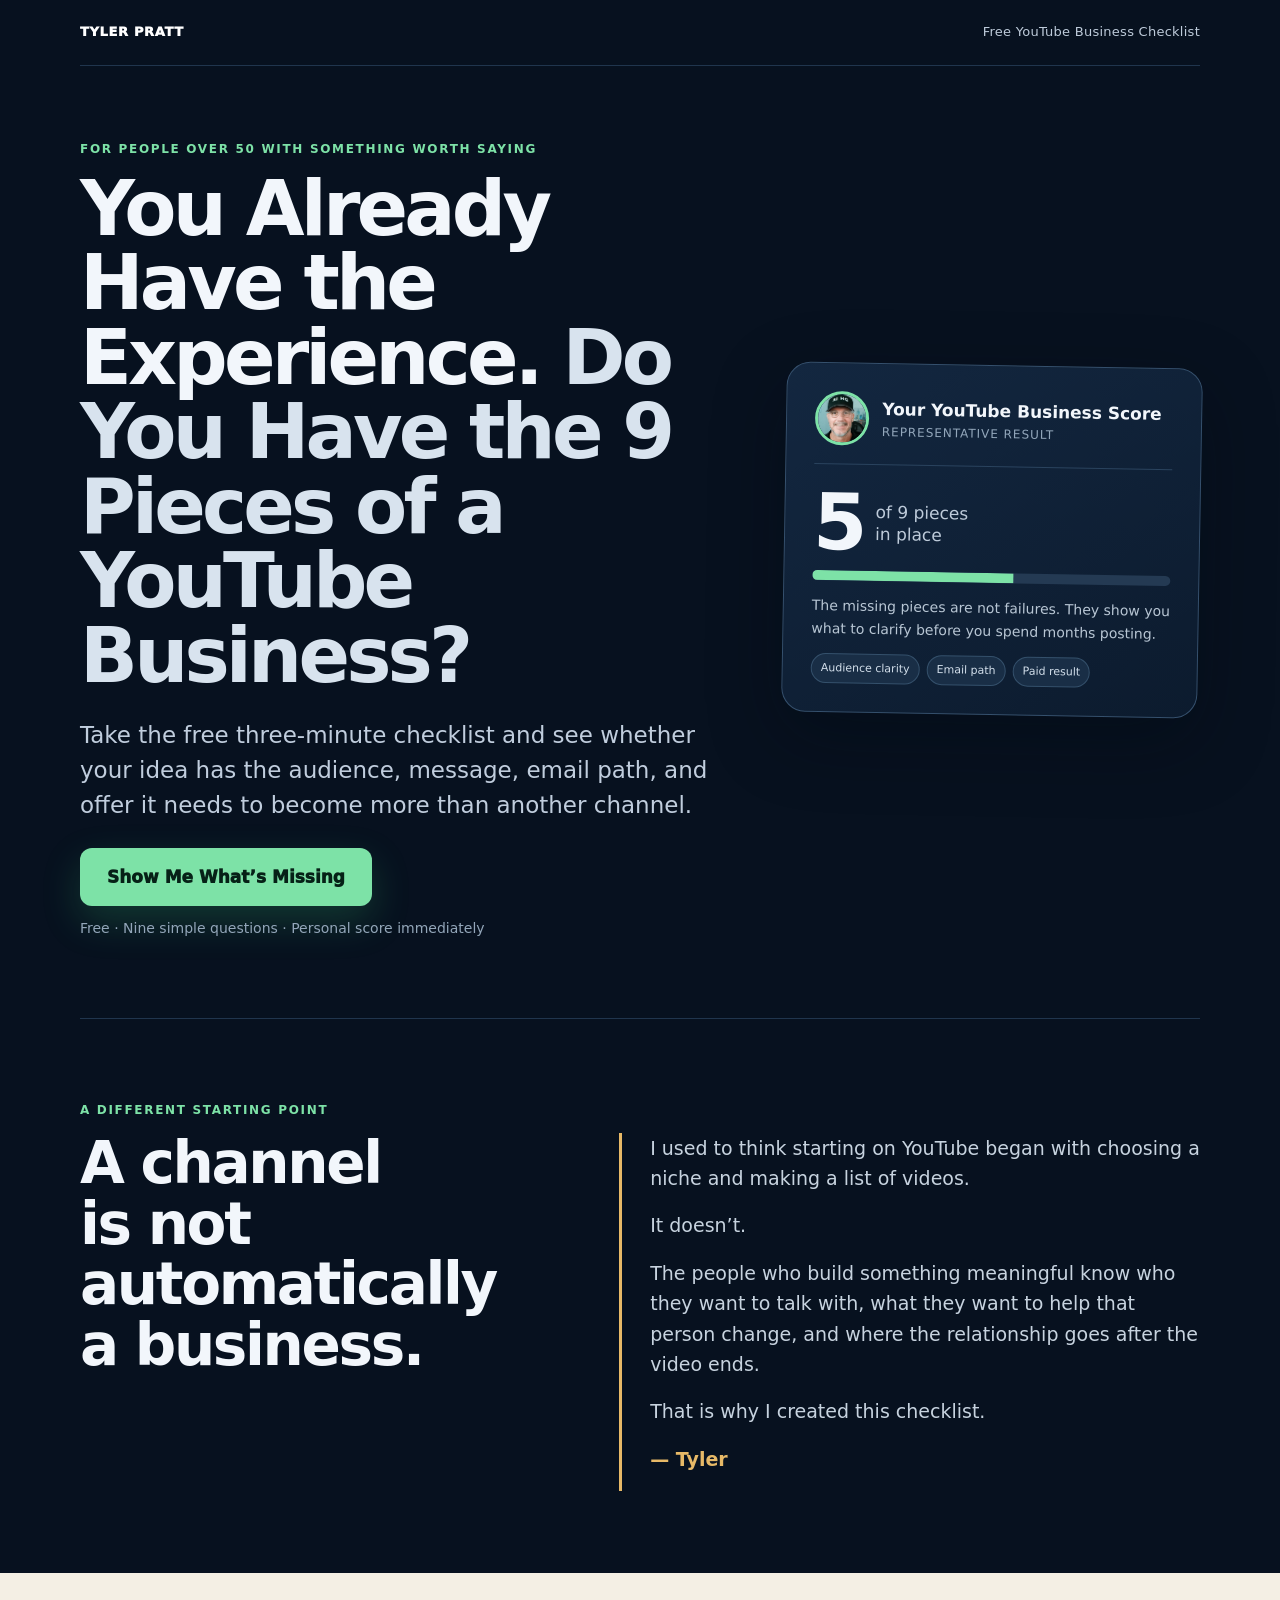
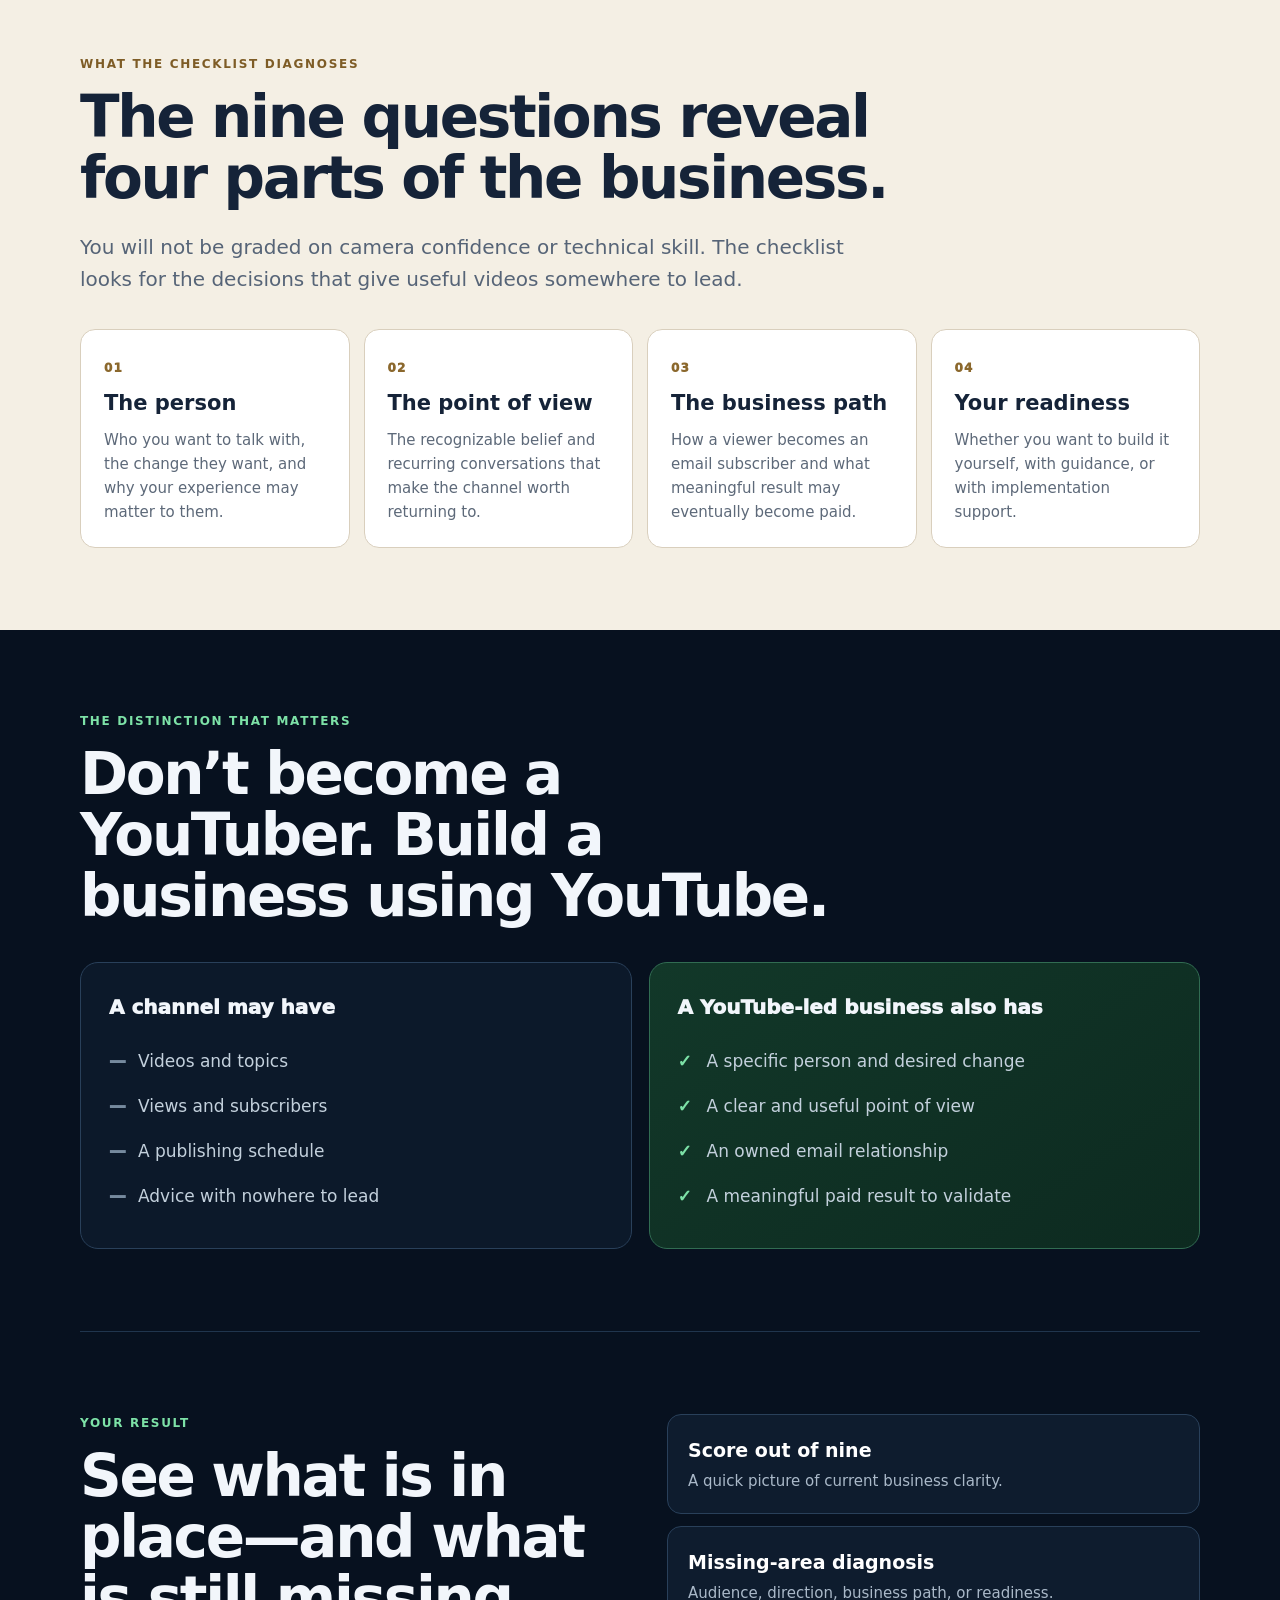
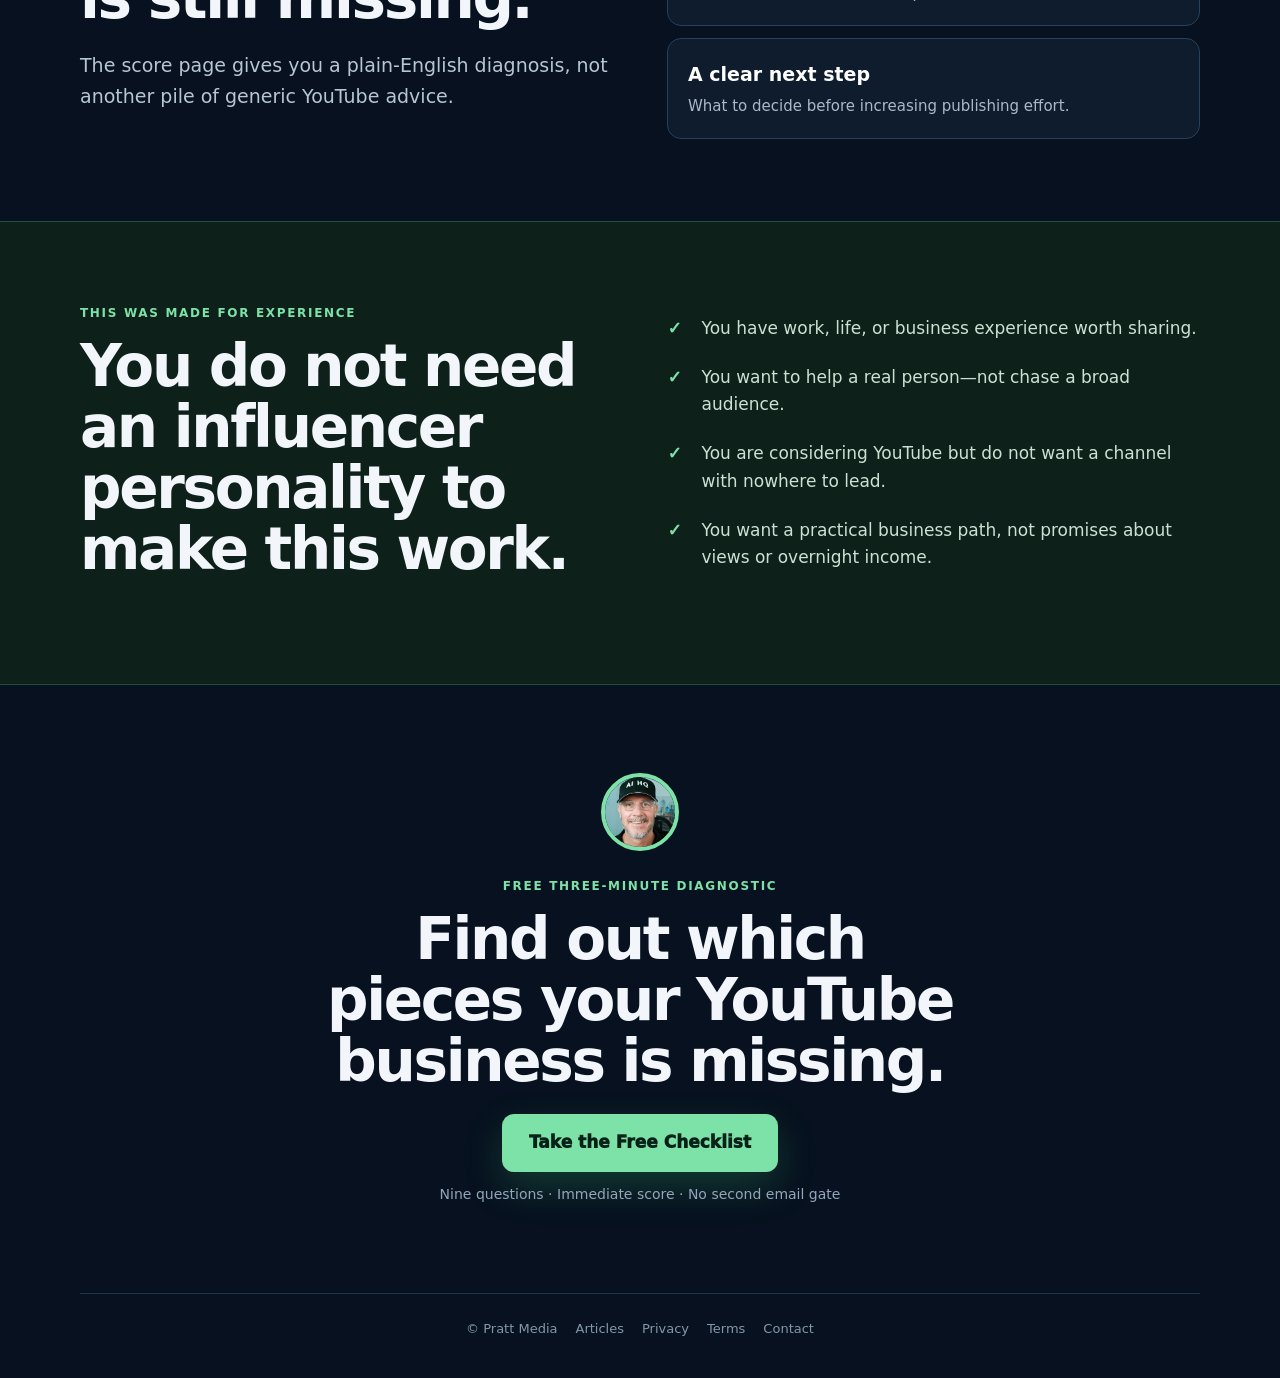
<file: index.html>
<!doctype html>
<html lang="en">
<head>
  <!-- Google Tag Manager -->
  <script>(function(w,d,s,l,i){w[l]=w[l]||[];w[l].push({'gtm.start':
  new Date().getTime(),event:'gtm.js'});var f=d.getElementsByTagName(s)[0],
  j=d.createElement(s),dl=l!='dataLayer'?'&l='+l:'';j.async=true;j.src=
  'https://www.googletagmanager.com/gtm.js?id='+i+dl;f.parentNode.insertBefore(j,f);
  })(window,document,'script','dataLayer','GTM-WGGFJ3PM');</script>
  <!-- End Google Tag Manager -->
  <meta charset="utf-8" />
  <meta name="viewport" content="width=device-width, initial-scale=1" />
  <title>Free YouTube Business Checklist for People Over 50 | Tyler Pratt</title>
  <meta name="description" content="Take Tyler Pratt's free three-minute YouTube Business Checklist. See whether your experience, audience, message, email path, and offer are connected—or which pieces are still missing." />
  <meta property="og:title" content="Do You Have the 9 Pieces of a YouTube Business?" />
  <meta property="og:description" content="A free three-minute checklist for experienced people over 50 who want to build a business using YouTube—not merely another channel." />
  <meta property="og:type" content="website" />
  <meta property="og:url" content="https://tylerpratt.com/" />
  <meta property="og:image" content="https://tylerpratt.com/assets/tyler-ai-hq.png" />
  <meta name="theme-color" content="#07111f" />
  <link rel="icon" href="data:image/svg+xml,%3Csvg xmlns='http://www.w3.org/2000/svg' viewBox='0 0 64 64'%3E%3Crect width='64' height='64' rx='14' fill='%2307111f'/%3E%3Cpath d='M14 20h36v8H36v22h-8V28H14z' fill='%237de2a7'/%3E%3C/svg%3E" />
  <link rel="stylesheet" href="/styles.css?v=blueprint-1" />
</head>
<body>
  <!-- Google Tag Manager (noscript) -->
  <noscript><iframe src="https://www.googletagmanager.com/ns.html?id=GTM-WGGFJ3PM"
  height="0" width="0" style="display:none;visibility:hidden"></iframe></noscript>
  <!-- End Google Tag Manager (noscript) -->

  <header class="site-nav">
    <a class="brand" href="/" aria-label="Tyler Pratt home">TYLER PRATT</a>
    <span>Free YouTube Business Checklist</span>
  </header>

  <main>
    <section class="hero" aria-labelledby="hero-title">
      <div class="hero-copy">
        <p class="eyebrow">For people over 50 with something worth saying</p>
        <h1 id="hero-title">You Already Have the Experience. <span>Do You Have the 9 Pieces of a YouTube Business?</span></h1>
        <p class="hero-lede">Take the free three-minute checklist and see whether your idea has the audience, message, email path, and offer it needs to become more than another channel.</p>
        <button class="primary-cta" type="button" data-open-modal>Show Me What’s Missing</button>
        <p class="cta-note">Free · Nine simple questions · Personal score immediately</p>
      </div>

      <div class="hero-proof" aria-label="Representative YouTube Business score">
        <div class="score-top">
          <img src="/assets/tyler-ai-hq.png" alt="Tyler Pratt" />
          <div><b>Your YouTube Business Score</b><span>Representative result</span></div>
        </div>
        <div class="score-number"><strong>5</strong><span>of 9 pieces<br>in place</span></div>
        <div class="score-bar"><i></i></div>
        <p class="score-label">The missing pieces are not failures. They show you what to clarify before you spend months posting.</p>
        <div class="score-gaps"><span>Audience clarity</span><span>Email path</span><span>Paid result</span></div>
      </div>
    </section>

    <section class="reframe section" aria-labelledby="reframe-title">
      <div class="section-kicker">A different starting point</div>
      <div class="reframe-grid">
        <h2 id="reframe-title">A channel is not automatically a business.</h2>
        <div class="letter">
          <p>I used to think starting on YouTube began with choosing a niche and making a list of videos.</p>
          <p>It doesn’t.</p>
          <p>The people who build something meaningful know who they want to talk with, what they want to help that person change, and where the relationship goes after the video ends.</p>
          <p>That is why I created this checklist.</p>
          <p class="signature">— Tyler</p>
        </div>
      </div>
    </section>

    <section class="cream section full-bleed" aria-labelledby="diagnoses-title">
      <div class="section-kicker dark">What the checklist diagnoses</div>
      <h2 id="diagnoses-title">The nine questions reveal four parts of the business.</h2>
      <p class="section-lede dark-copy">You will not be graded on camera confidence or technical skill. The checklist looks for the decisions that give useful videos somewhere to lead.</p>
      <div class="diagnostic-grid">
        <article><span>01</span><h3>The person</h3><p>Who you want to talk with, the change they want, and why your experience may matter to them.</p></article>
        <article><span>02</span><h3>The point of view</h3><p>The recognizable belief and recurring conversations that make the channel worth returning to.</p></article>
        <article><span>03</span><h3>The business path</h3><p>How a viewer becomes an email subscriber and what meaningful result may eventually become paid.</p></article>
        <article><span>04</span><h3>Your readiness</h3><p>Whether you want to build it yourself, with guidance, or with implementation support.</p></article>
      </div>
    </section>

    <section class="section" aria-labelledby="contrast-title">
      <div class="section-kicker">The distinction that matters</div>
      <h2 id="contrast-title">Don’t become a YouTuber. Build a business using YouTube.</h2>
      <div class="contrast-grid">
        <article class="channel-card">
          <p class="card-label">A channel may have</p>
          <ul><li>Videos and topics</li><li>Views and subscribers</li><li>A publishing schedule</li><li>Advice with nowhere to lead</li></ul>
        </article>
        <article class="business-card">
          <p class="card-label">A YouTube-led business also has</p>
          <ul><li>A specific person and desired change</li><li>A clear and useful point of view</li><li>An owned email relationship</li><li>A meaningful paid result to validate</li></ul>
        </article>
      </div>
    </section>

    <section class="result section" aria-labelledby="result-title">
      <div>
        <div class="section-kicker">Your result</div>
        <h2 id="result-title">See what is in place—and what is still missing.</h2>
        <p>The score page gives you a plain-English diagnosis, not another pile of generic YouTube advice.</p>
      </div>
      <ul class="result-list">
        <li><b>Score out of nine</b><span>A quick picture of current business clarity.</span></li>
        <li><b>Missing-area diagnosis</b><span>Audience, direction, business path, or readiness.</span></li>
        <li><b>A clear next step</b><span>What to decide before increasing publishing effort.</span></li>
      </ul>
    </section>

    <section class="fit section full-bleed" aria-labelledby="fit-title">
      <div class="fit-inner">
        <div>
          <div class="section-kicker">This was made for experience</div>
          <h2 id="fit-title">You do not need an influencer personality to make this work.</h2>
        </div>
        <ul>
          <li>You have work, life, or business experience worth sharing.</li>
          <li>You want to help a real person—not chase a broad audience.</li>
          <li>You are considering YouTube but do not want a channel with nowhere to lead.</li>
          <li>You want a practical business path, not promises about views or overnight income.</li>
        </ul>
      </div>
    </section>

    <section class="final-cta section" aria-labelledby="final-title">
      <img src="/assets/tyler-ai-hq.png" alt="Tyler Pratt" />
      <p class="eyebrow">Free three-minute diagnostic</p>
      <h2 id="final-title">Find out which pieces your YouTube business is missing.</h2>
      <button class="primary-cta" type="button" data-open-modal>Take the Free Checklist</button>
      <p class="cta-note">Nine questions · Immediate score · No second email gate</p>
    </section>
  </main>

  <footer class="site-footer">
    <span>© Pratt Media</span><a href="/articles">Articles</a><a href="/privacy">Privacy</a><a href="/terms">Terms</a><a href="mailto:tyler@myaibusinesshq.com">Contact</a>
  </footer>

  <div class="modal-backdrop" data-modal hidden>
    <div class="modal" role="dialog" aria-modal="true" aria-labelledby="modal-title" aria-describedby="modal-copy">
      <button class="close-button" type="button" aria-label="Close popup" data-close-modal>&times;</button>
      <p class="modal-kicker">Your score starts here</p>
      <h2 id="modal-title">Where should I send your checklist access?</h2>
      <p id="modal-copy">Enter your email once. You will go directly to the nine questions and receive Tyler’s YouTube business emails. There is no second opt-in.</p>
      <form class="signup-form" id="signup-form">
        <label class="sr-only" for="email">Email address</label>
        <input id="email" name="email" type="email" inputmode="email" autocomplete="email" placeholder="Your best email address" required />
        <button type="submit">Start My Free Checklist</button>
      </form>
      <p class="form-note" data-form-note>Free access. Unsubscribe from the emails anytime.</p>
    </div>
  </div>

  <script>
    const modal = document.querySelector('[data-modal]');
    const openButtons = document.querySelectorAll('[data-open-modal]');
    const closeButtons = document.querySelectorAll('[data-close-modal]');
    const emailInput = document.querySelector('#email');
    const form = document.querySelector('#signup-form');
    const note = document.querySelector('[data-form-note]');

    function openModal() {
      modal.hidden = false;
      document.body.classList.add('modal-open');
      setTimeout(() => emailInput.focus(), 50);
    }
    function closeModal() {
      modal.hidden = true;
      document.body.classList.remove('modal-open');
    }
    openButtons.forEach((button) => button.addEventListener('click', openModal));
    closeButtons.forEach((button) => button.addEventListener('click', closeModal));
    modal.addEventListener('click', (event) => { if (event.target === modal) closeModal(); });
    document.addEventListener('keydown', (event) => { if (event.key === 'Escape' && !modal.hidden) closeModal(); });

    form.addEventListener('submit', async (event) => {
      event.preventDefault();
      const submitButton = form.querySelector('button[type="submit"]');
      const email = String(new FormData(form).get('email') || '').trim();
      note.textContent = 'Opening your checklist…';
      submitButton.disabled = true;
      try {
        const response = await fetch('/api/grab', {
          method: 'POST',
          headers: { 'Content-Type': 'application/json' },
          body: JSON.stringify({ email, source: 'youtube-business-checklist' }),
        });
        const result = await response.json().catch(() => ({}));
        if (!response.ok || !result.ok) throw new Error(result.error || 'Signup failed');
        window.location.href = '/youtube-business-checklist';
      } catch (error) {
        note.textContent = 'Something did not go through. Try again in a second.';
        submitButton.disabled = false;
      }
    });
  </script>
</body>
</html>
</file>
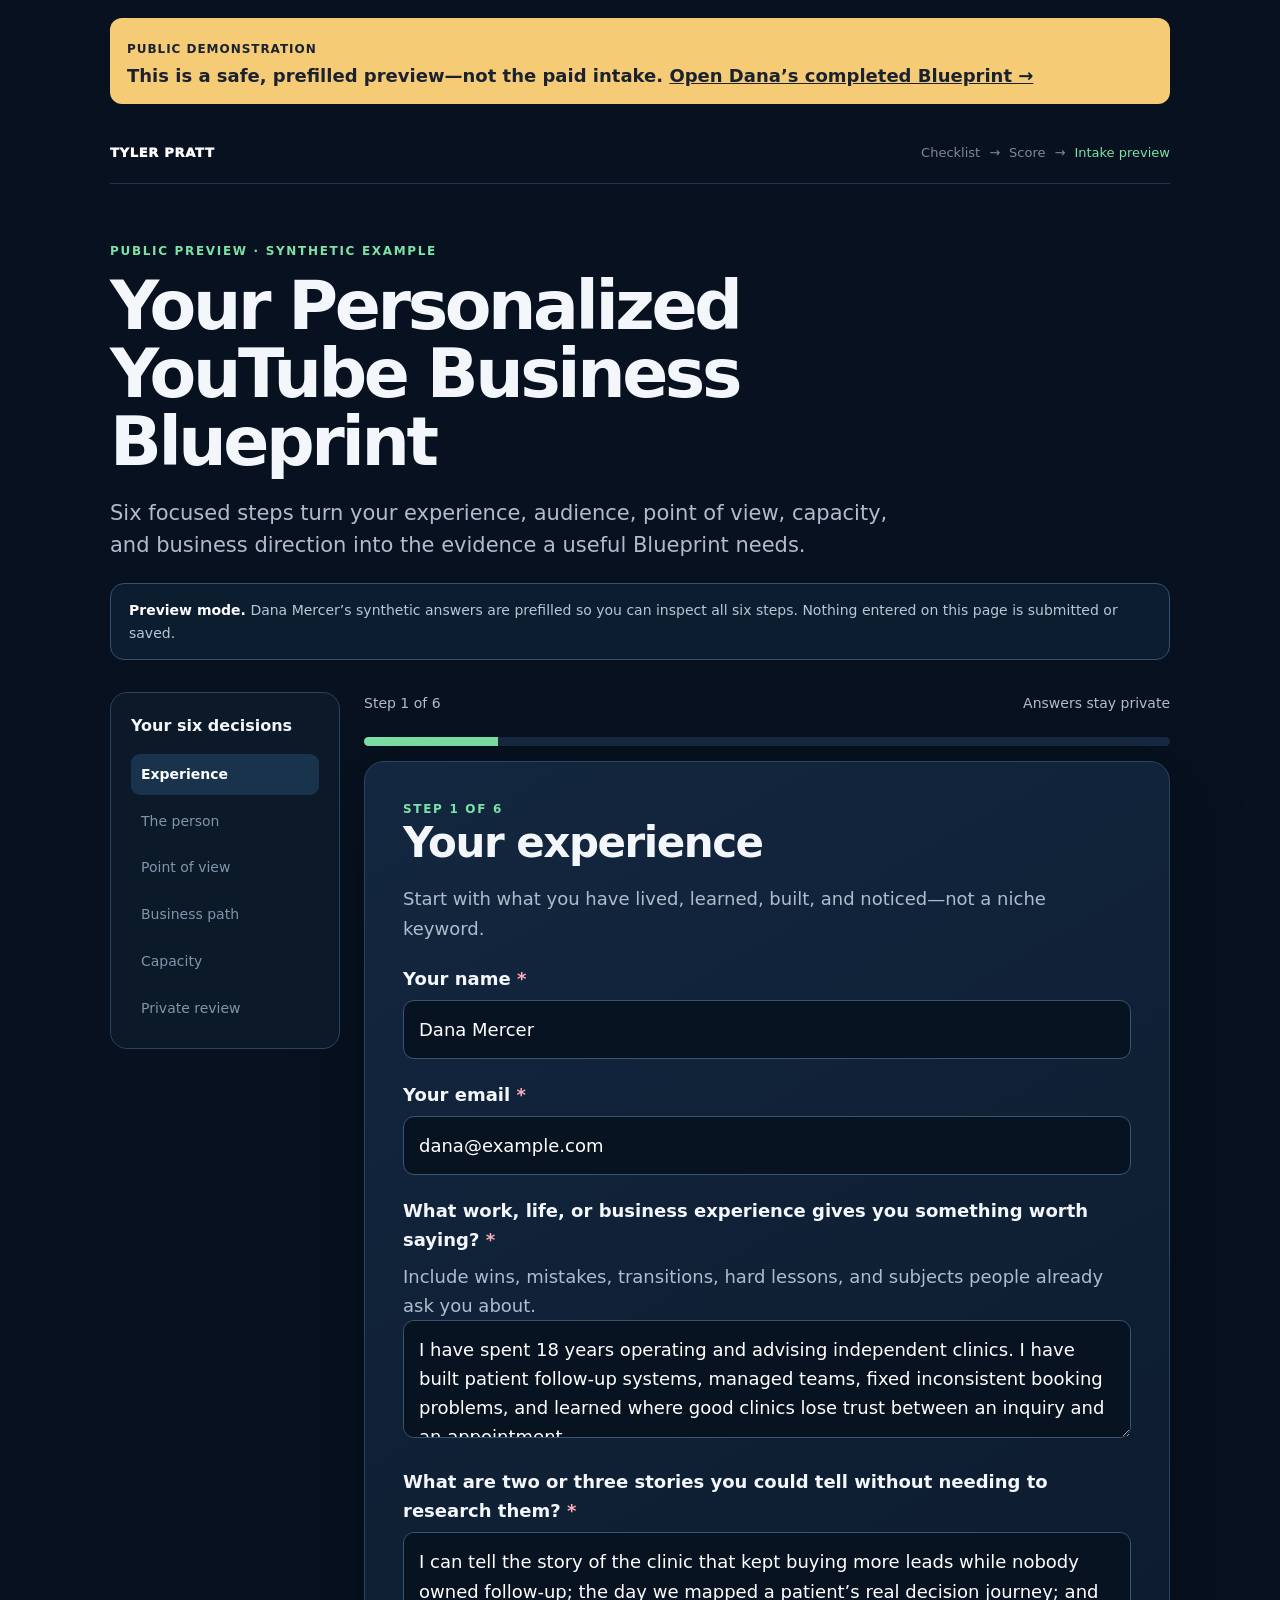
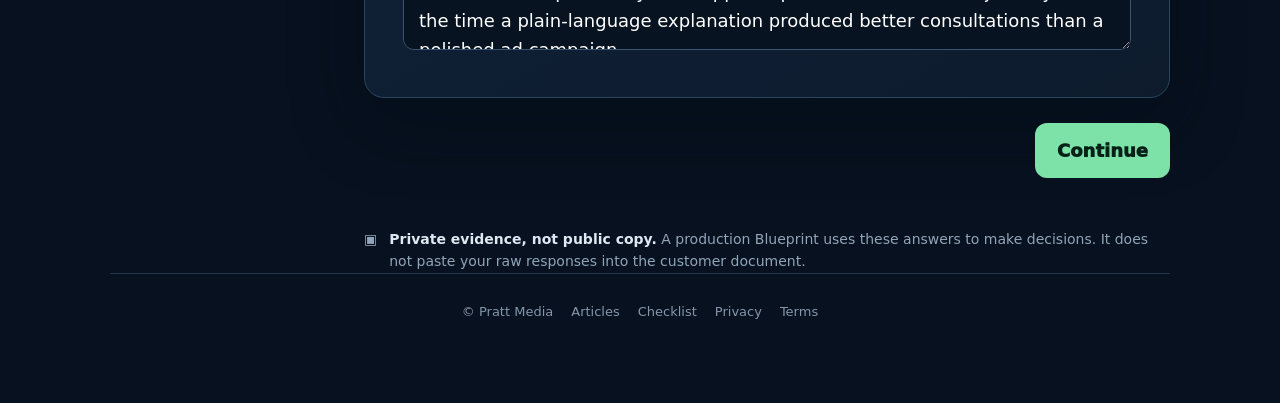
<file: blueprint-intake-preview/index.html>
<!doctype html><html lang="en"><head><!-- Google Tag Manager --><script>(function(w,d,s,l,i){w[l]=w[l]||[];w[l].push({'gtm.start':new Date().getTime(),event:'gtm.js'});var f=d.getElementsByTagName(s)[0],j=d.createElement(s),dl=l!='dataLayer'?'&l='+l:'';j.async=true;j.src='https://www.googletagmanager.com/gtm.js?id='+i+dl;f.parentNode.insertBefore(j,f);})(window,document,'script','dataLayer','GTM-WGGFJ3PM');</script><!-- End Google Tag Manager --><meta charset="utf-8"><meta name="viewport" content="width=device-width,initial-scale=1"><meta name="robots" content="noindex,nofollow"><link rel="icon" href="data:,"><title>Blueprint Intake Preview | Tyler Pratt</title><style>
:root{--bg:#091321;--panel:#111f32;--line:#293d56;--ink:#eef5fb;--mut:#a8b7c8;--blue:#5daaff;--green:#6bdd9f;--paper:#f7f5ef;--dark:#132033}*{box-sizing:border-box}[hidden]{display:none!important}body{margin:0;background:var(--bg);color:var(--ink);font:16px/1.55 -apple-system,BlinkMacSystemFont,'Segoe UI',sans-serif}.wrap{width:min(980px,calc(100% - 30px));margin:auto;padding:34px 0 70px}a{color:var(--blue)}h1{font-size:clamp(32px,5vw,52px);line-height:1.05;letter-spacing:-.035em;margin:8px 0 13px}.sub{color:var(--mut);font-size:18px;max-width:780px}.eyebrow{color:var(--green);font-size:11px;font-weight:850;letter-spacing:.13em;text-transform:uppercase}.step,.card{background:var(--panel);border:1px solid var(--line);border-radius:14px;padding:21px;margin:14px 0}.step[hidden]{display:none}.step h2,.card h2{margin:0 0 6px}.step>p,.hint{color:var(--mut)}label{display:block;font-weight:700;margin:17px 0 6px}input,textarea,select{width:100%;background:#081321;border:1px solid var(--line);border-radius:9px;padding:12px;color:var(--ink);font:inherit}textarea{min-height:105px;resize:vertical}.required:after{content:' *';color:#ff9aae}.progress{height:7px;background:#15263b;border-radius:99px;overflow:hidden;margin:22px 0 4px}.progress i{display:block;height:100%;background:var(--green);transition:width .2s}.actions{display:flex;justify-content:space-between;gap:10px;margin-top:18px}.actions .back{background:#1a3553;color:#dcecff}.actions .next,.actions .submit{margin-left:auto}button,.btn{border:0;border-radius:9px;background:var(--green);color:#062016;font-weight:850;padding:12px 17px;cursor:pointer;text-decoration:none;display:inline-block}.error{color:#ffb4c4;min-height:24px;margin-top:9px}.paper{background:var(--paper);color:var(--dark);border-radius:16px;padding:30px;margin:18px 0}.paper p{color:#46556a}.paper h2{border-top:1px solid #ced6d1;padding-top:20px;margin-top:24px}.shift{display:grid;grid-template-columns:1fr 1fr;gap:12px}.shift div,.tile{background:#e9eee9;border-radius:10px;padding:13px}.list li{margin:7px 0}.schedule{background:#102c28;border:1px solid #285448;border-radius:14px;padding:21px;margin-top:20px}.slot-grid{display:grid;grid-template-columns:repeat(3,1fr);gap:10px}.slot{display:flex;align-items:center;gap:8px;border:1px solid #39705f;border-radius:9px;padding:11px;margin:0;cursor:pointer}.slot:has(input:checked){background:#19483d;border-color:var(--green)}.slot input{width:auto;margin:0}.topactions{display:flex;gap:10px;flex-wrap:wrap}.topactions button{background:#1a3553;color:#dcecff}.booking{border-left:4px solid var(--green)}.meta{display:flex;gap:8px;flex-wrap:wrap}.pill{background:#19334f;color:#bcdcff;border-radius:999px;padding:3px 10px;font-size:12px}.plan-card,.video-card{border:1px solid #cfd8d2;border-radius:12px;padding:16px;margin:14px 0;background:#fff}.plan-card h3,.video-card h3{margin:5px 0 8px;color:#132033}.blueprint-section{break-inside:avoid-page}.video-card{break-inside:avoid-page}.video-card .eyebrow,.plan-card .eyebrow{color:#28734b}@media print{body{background:#fff}.wrap{width:100%;padding:0}.paper{box-shadow:none;border:0}.schedule,.topactions{display:none}.blueprint-section{break-before:page}}@media(max-width:650px){.shift,.slot-grid{grid-template-columns:1fr}.paper{padding:20px}}@media print{body{background:white}.wrap{width:100%;padding:0}.topactions,.schedule,.prototype{display:none}.paper{padding:0}}
</style><link rel="stylesheet" href="/funnel.css?v=20260804c"></head><body><main class="wrap"><div style="background:#f6cb75;color:#1a2230;border-radius:12px;padding:14px 17px;margin:18px 0;font-weight:800"><span style="font-size:12px;text-transform:uppercase;letter-spacing:.08em">Public demonstration</span><br>This is a safe, prefilled preview—not the paid intake. <a style="color:#1a2230" href="/youtube-business-blueprint-sample/">Open Dana’s completed Blueprint →</a></div><nav class="funnel-nav" aria-label="Funnel navigation"><a class="funnel-brand" href="/">TYLER PRATT</a><div class="funnel-path"><span>Checklist</span><span>→</span><span>Score</span><span>→</span><span class="current">Intake preview</span></div></nav><header class="funnel-hero compact intake-hero"><div class="funnel-kicker">Public preview · synthetic example</div><h1>Your Personalized YouTube Business Blueprint</h1><p class="sub">Six focused steps turn your experience, audience, point of view, capacity, and business direction into the evidence a useful Blueprint needs.</p><p class="funnel-note"><strong>Preview mode.</strong> Dana Mercer’s synthetic answers are prefilled so you can inspect all six steps. Nothing entered on this page is submitted or saved.</p></header><div class="intake-layout"><aside class="intake-sidebar"><h2>Your six decisions</h2><ol class="intake-map" id="intake-map"><li class="active">Experience</li><li>The person</li><li>Point of view</li><li>Business path</li><li>Capacity</li><li>Private review</li></ol></aside><section><div class="progress-wrap"><div class="progress-meta"><span id="step-label">Step 1 of 6</span><span>Answers stay private</span></div><div class="progress"><i id="progress"></i></div></div><form id="intake"><section class="step" data-step="0"><div class="eyebrow">Step 1 of 6</div><h2>Your experience</h2><p>Start with what you have lived, learned, built, and noticed—not a niche keyword.</p><label class="required" for="name">Your name</label><input id="name" name="name" type="text" maxlength="180" required><label class="required" for="email">Your email</label><input id="email" name="email" type="email" maxlength="180" required><label class="required" for="experience">What work, life, or business experience gives you something worth saying?</label><div class="hint">Include wins, mistakes, transitions, hard lessons, and subjects people already ask you about.</div><textarea id="experience" name="experience" maxlength="2000" required></textarea><label class="required" for="stories">What are two or three stories you could tell without needing to research them?</label><textarea id="stories" name="stories" maxlength="2000" required></textarea></section><section class="step" data-step="1" hidden><div class="eyebrow">Step 2 of 6</div><h2>The person across the table</h2><p>Picture one person, not a demographic spreadsheet.</p><label class="required" for="viewer">Who do you most want to talk with on the channel?</label><textarea id="viewer" name="viewer" maxlength="2000" required></textarea><label class="required" for="viewer_problem">What is happening in that person&#x27;s life or business that they want to change?</label><textarea id="viewer_problem" name="viewer_problem" maxlength="2000" required></textarea><label class="required" for="desired_change">What would meaningful progress look like for them?</label><textarea id="desired_change" name="desired_change" maxlength="2000" required></textarea><label class="required" for="why_you">Why might this person trust or relate to you?</label><textarea id="why_you" name="why_you" maxlength="2000" required></textarea></section><section class="step" data-step="2" hidden><div class="eyebrow">Step 3 of 6</div><h2>Your point of view</h2><p>A strong channel changes how the right viewer sees the problem.</p><label class="required" for="contrarian_belief">What common advice or belief do you disagree with?</label><textarea id="contrarian_belief" name="contrarian_belief" maxlength="2000" required></textarea><label class="required" for="new_belief">What do you want the viewer to believe instead?</label><textarea id="new_belief" name="new_belief" maxlength="2000" required></textarea><label class="required" for="conversation_topics">List three to five conversations you would be glad to keep having</label><div class="hint">Put one conversation on each line. These should be questions, tensions, experiences, or observations—not tutorial categories.</div><textarea id="conversation_topics" name="conversation_topics" maxlength="2000" required></textarea><label class="" for="channel_avoid">What do you never want this channel to become?</label><textarea id="channel_avoid" name="channel_avoid" maxlength="2000"></textarea></section><section class="step" data-step="3" hidden><div class="eyebrow">Step 4 of 6</div><h2>The business path</h2><p>Connect trust to a useful next step without forcing the offer too early.</p><label class="" for="existing_offer">What do you currently sell, if anything?</label><textarea id="existing_offer" name="existing_offer" maxlength="2000"></textarea><label class="required" for="lead_magnet">What small, immediate problem could a free checklist, assessment, or tool solve?</label><textarea id="lead_magnet" name="lead_magnet" maxlength="2000" required></textarea><label class="required" for="email_promise">What conversation will continue after someone joins your email list?</label><textarea id="email_promise" name="email_promise" maxlength="2000" required></textarea><label class="required" for="paid_result">What meaningful result might someone pay you to help produce?</label><textarea id="paid_result" name="paid_result" maxlength="2000" required></textarea><label class="required" for="revenue_model">Which business model feels most natural?</label><select id="revenue_model" name="revenue_model" required><option value="">Choose one…</option><option>Digital product or training</option><option>Advisory or consulting</option><option>Done-with-you implementation</option><option>Done-for-you service</option><option>Membership or community</option><option>I am not sure yet</option></select></section><section class="step" data-step="4" hidden><div class="eyebrow">Step 5 of 6</div><h2>Your build readiness</h2><p>This helps make the plan realistic and determines what kind of support fits.</p><label class="required" for="weekly_time">How much time can you consistently give this each week?</label><select id="weekly_time" name="weekly_time" required><option value="">Choose one…</option><option>Under 3 hours</option><option>3–5 hours</option><option>5–8 hours</option><option>8–15 hours</option><option>More than 15 hours</option></select><label class="required" for="timeline">When do you want the first working version live?</label><select id="timeline" name="timeline" required><option value="">Choose one…</option><option>Within 30 days</option><option>Within 60 days</option><option>Within 90 days</option><option>Within 6 months</option><option>I am still exploring</option></select><label class="required" for="build_preference">How do you want to build it?</label><select id="build_preference" name="build_preference" required><option value="">Choose one…</option><option>Build it myself from the Blueprint</option><option>Build it myself with occasional guidance</option><option>Have the core system built with me</option><option>Have most of the system built for me</option><option>I am not sure yet</option></select><label class="required" for="budget">If the direction is right, what implementation range is realistic?</label><select id="budget" name="budget" required><option value="">Choose one…</option><option>Under $1,000</option><option>$1,000–$5,000</option><option>$5,000–$10,000</option><option>$10,000+</option><option>I have not decided</option></select></section><section class="step" data-step="5" hidden><div class="eyebrow">Step 6 of 6</div><h2>Prepare the review</h2><p>These answers sit beside your Blueprint on Tyler&#x27;s call view.</p><label class="required" for="call_question">What is the most important question you want answered on the review call?</label><textarea id="call_question" name="call_question" maxlength="2000" required></textarea><label class="required" for="call_concern">What are you most worried could go wrong?</label><textarea id="call_concern" name="call_concern" maxlength="2000" required></textarea><label class="required" for="call_outcome">What would make the call feel genuinely useful, even if you buy nothing else?</label><textarea id="call_outcome" name="call_outcome" maxlength="2000" required></textarea></section><div class="actions"><button class="back" id="back" type="button" hidden>Back</button><button class="next" id="next" type="button">Continue</button><button class="submit" id="submit" type="submit" hidden>Send my private intake</button></div><div id="error" class="error"></div></form><section id="confirmation" class="intake-confirmation" hidden><div class="funnel-kicker">Intake received</div><h2>Tyler has your Blueprint direction.</h2><p>Your private answers were sent successfully. Your personalized working plan will be delivered by email within two business days, followed by the next step for your included Private Blueprint Review.</p><p><strong>You do not need to submit the intake again.</strong></p><a class="btn secondary" href="/youtube-business-blueprint-sample/">See the representative Blueprint structure</a></section><div class="privacy-lock"><span aria-hidden="true">▣</span><span><b>Private evidence, not public copy.</b> A production Blueprint uses these answers to make decisions. It does not paste your raw responses into the customer document.</span></div></section></div><footer class="funnel-footer"><span>© Pratt Media</span><a href="/articles">Articles</a><a href="/youtube-business-checklist">Checklist</a><a href="/privacy">Privacy</a><a href="/terms">Terms</a></footer><script>
const steps=[...document.querySelectorAll('.step')];let current=0;const back=document.getElementById('back'),next=document.getElementById('next'),submit=document.getElementById('submit');
function showStep(){steps.forEach((x,i)=>x.hidden=i!==current);back.hidden=current===0;next.hidden=current===steps.length-1;submit.hidden=current!==steps.length-1;document.getElementById('progress').style.width=((current+1)/steps.length*100)+'%';document.getElementById('step-label').textContent=`Step ${current+1} of ${steps.length}`;document.querySelectorAll('#intake-map li').forEach((item,i)=>{item.classList.toggle('active',i===current);item.classList.toggle('done',i<current)});window.scrollTo({top:0,behavior:'smooth'})}
function validStep(){const fields=[...steps[current].querySelectorAll('[required]')];const bad=fields.find(x=>!x.checkValidity());if(bad){bad.reportValidity();return false}return true}
next.addEventListener('click',()=>{if(validStep()){current++;showStep()}});back.addEventListener('click',()=>{current--;showStep()});showStep();
const previewAnswers={
  name:'Dana Mercer',email:'dana@example.com',
  experience:'I have spent 18 years operating and advising independent clinics. I have built patient follow-up systems, managed teams, fixed inconsistent booking problems, and learned where good clinics lose trust between an inquiry and an appointment.',
  stories:'I can tell the story of the clinic that kept buying more leads while nobody owned follow-up; the day we mapped a patient’s real decision journey; and the time a plain-language explanation produced better consultations than a polished ad campaign.',
  viewer:'Independent clinic owners over 40 who provide valuable care but do not have a dependable patient-growth system.',
  viewer_problem:'They are working hard and may already advertise, but inconsistent messaging, slow follow-up, and weak trust before the appointment make demand unpredictable.',
  desired_change:'They want a patient-acquisition path they can understand, trust, measure, and improve without depending on constant promotions.',
  why_you:'I have lived the operational side of the problem, made expensive mistakes, repaired the handoffs, and can explain the tradeoffs without pretending one tactic works for every clinic.',
  contrarian_belief:'Most clinics do not need more leads first. More traffic magnifies a broken message and follow-up path.',
  new_belief:'Qualified patient growth improves when the clinic fixes message clarity, trust, response ownership, and the path to a booked consultation before increasing traffic.',
  conversation_topics:'Why good clinics stay invisible\nThe patient decision journey\nTrust before the appointment\nPractical patient-growth systems\nThe operating mistakes behind inconsistent bookings',
  channel_avoid:'Generic healthcare commentary, consumer wellness advice, high-energy influencer content, and marketing tutorials aimed at other marketers.',
  existing_offer:'I currently provide advisory and implementation help to clinics, but the first YouTube offer needs a smaller fixed outcome.',
  lead_magnet:'A Patient-Growth Leak Finder that identifies where qualified demand is lost between the first question, inquiry, follow-up, and booked appointment.',
  email_promise:'A calm weekly conversation about fixing one patient-growth leak at a time using real operating decisions, evidence, and practical next steps.',
  paid_result:'A fixed-scope diagnostic and written decision document that identifies the highest-impact leak and gives the clinic a prioritized repair plan.',
  revenue_model:'Advisory or consulting',weekly_time:'3–5 hours',timeline:'Within 90 days',build_preference:'Build it myself with occasional guidance',budget:'$1,000–$5,000',
  call_question:'Which audience and first paid result give this channel the clearest path from useful videos to a real business?',
  call_concern:'I am worried the channel will become broad marketing education, take too much time, or attract viewers who will never become qualified clinic conversations.',
  call_outcome:'I want to leave knowing the first four videos, the lead magnet to build, the one CTA to use, and the evidence that should determine whether I continue or change direction.'
};
Object.entries(previewAnswers).forEach(([name,value])=>{const field=document.querySelector(`[name="${name}"]`);if(field)field.value=value});
document.getElementById('intake').addEventListener('submit',e=>{e.preventDefault();const form=e.currentTarget;if(!validStep()||!form.reportValidity())return;form.hidden=true;document.querySelector('.progress-wrap').hidden=true;document.querySelector('.intake-sidebar').hidden=true;document.querySelector('.intake-layout').classList.add('complete');const confirmation=document.getElementById('confirmation');confirmation.hidden=false;confirmation.innerHTML='<div class="funnel-kicker">Preview complete</div><h2>Now see the Blueprint built from Dana’s answers.</h2><p>This demonstration did not submit or save anything.</p><p><a class="btn" href="/youtube-business-blueprint-sample/">Open Dana’s completed Blueprint</a></p>';window.scrollTo({top:0,behavior:'smooth'})});</script></main></body></html>
</file>
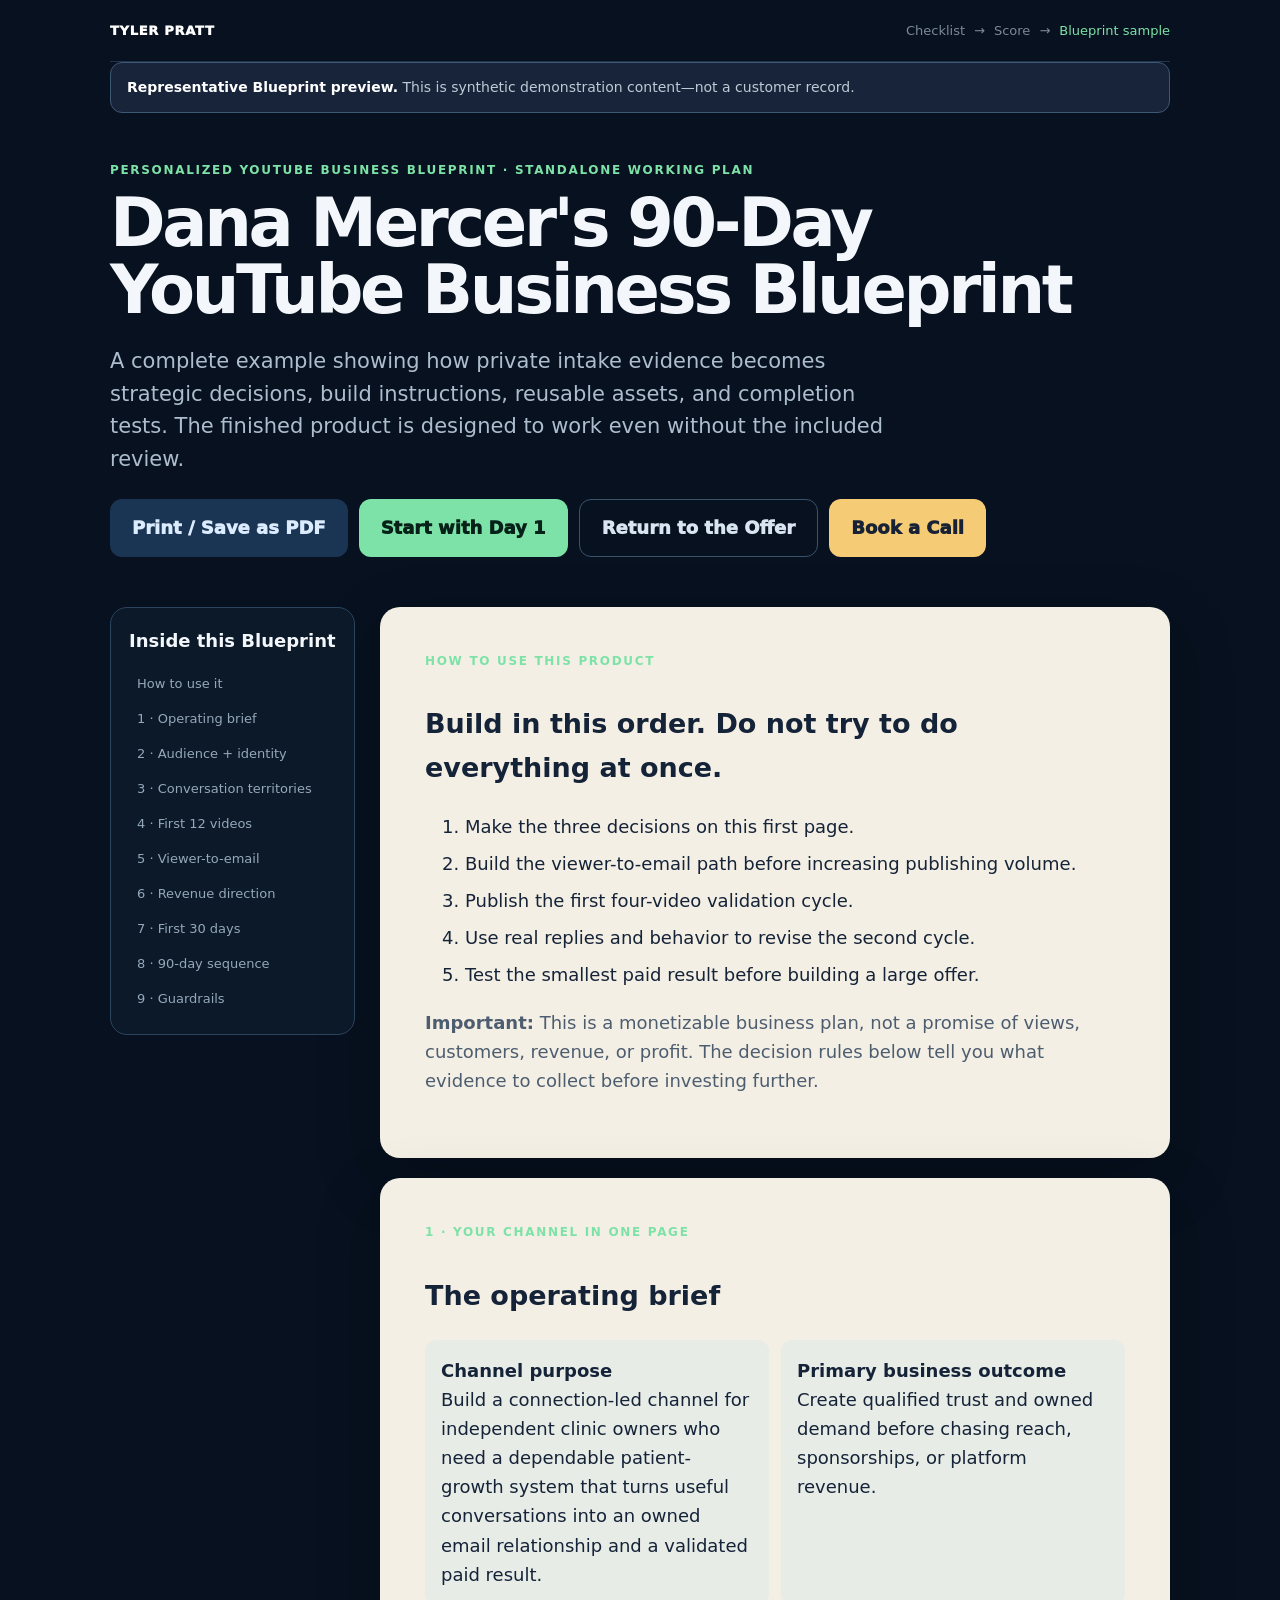
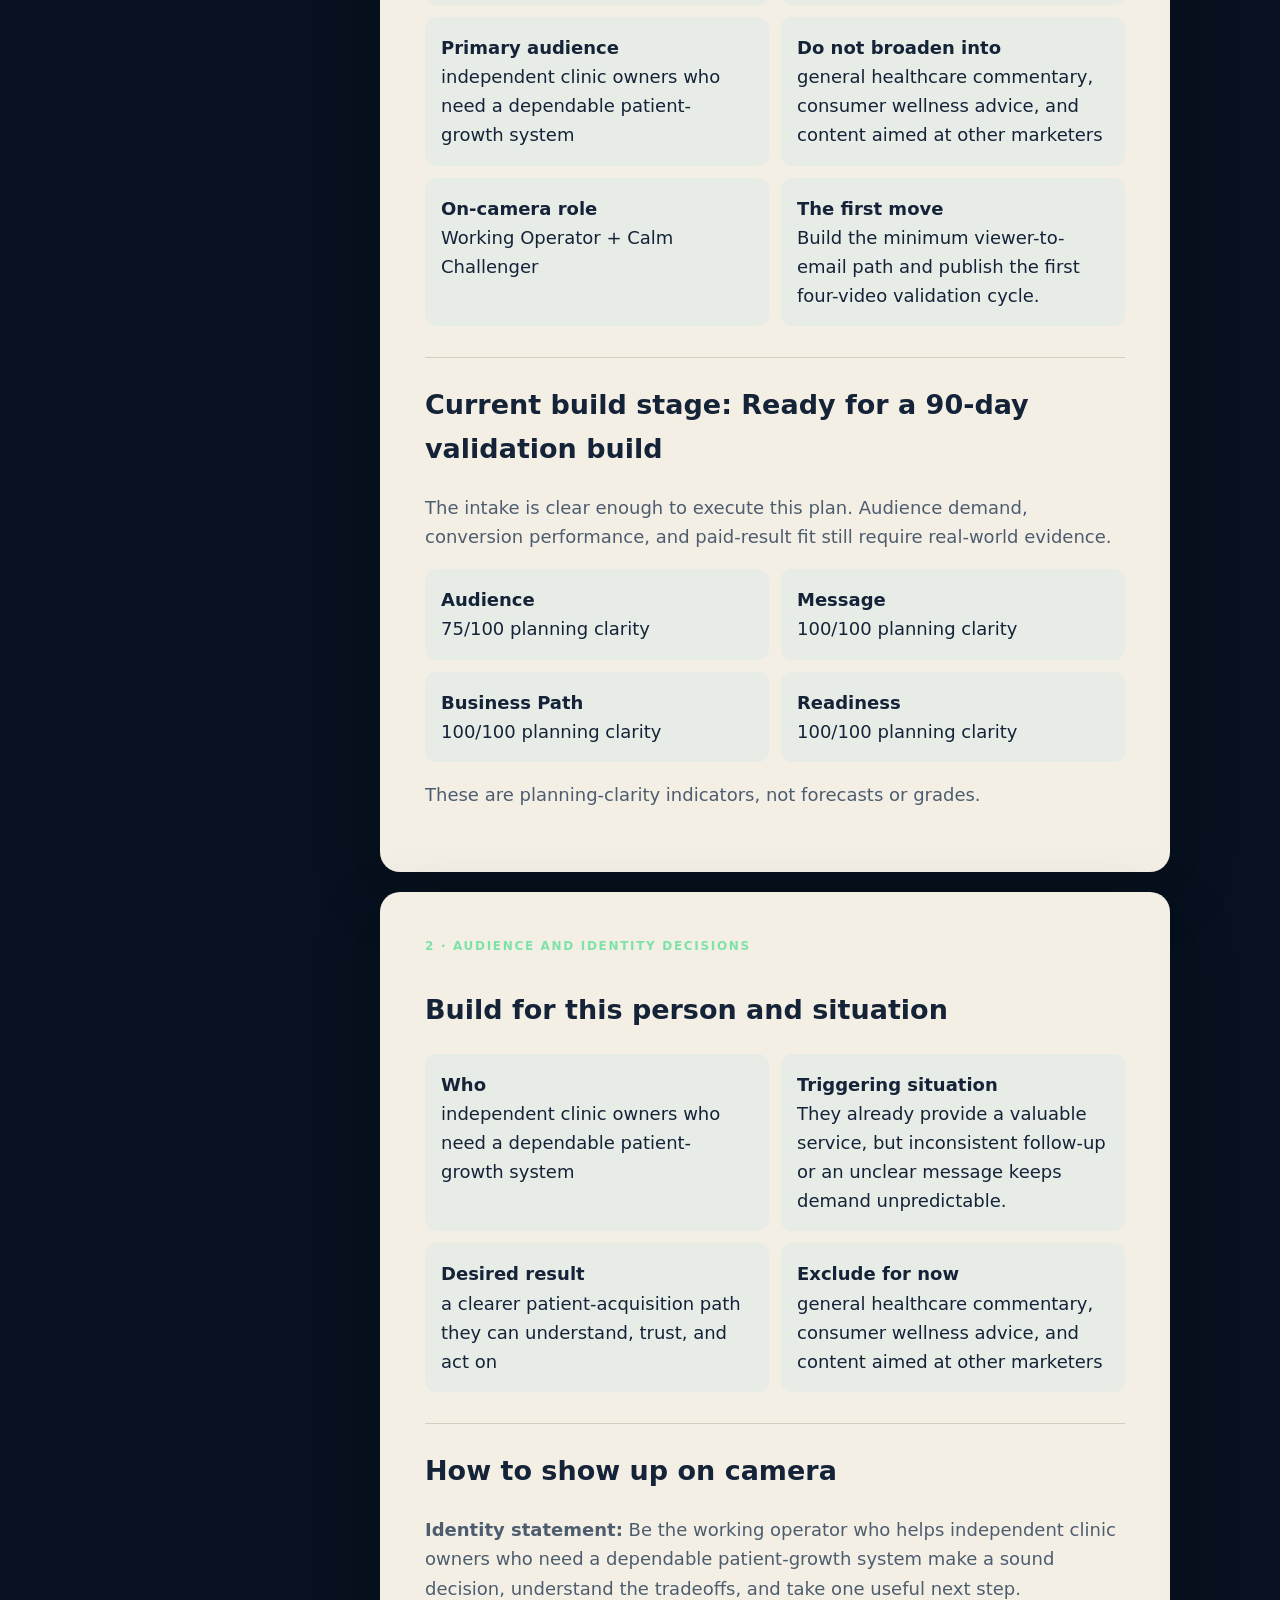
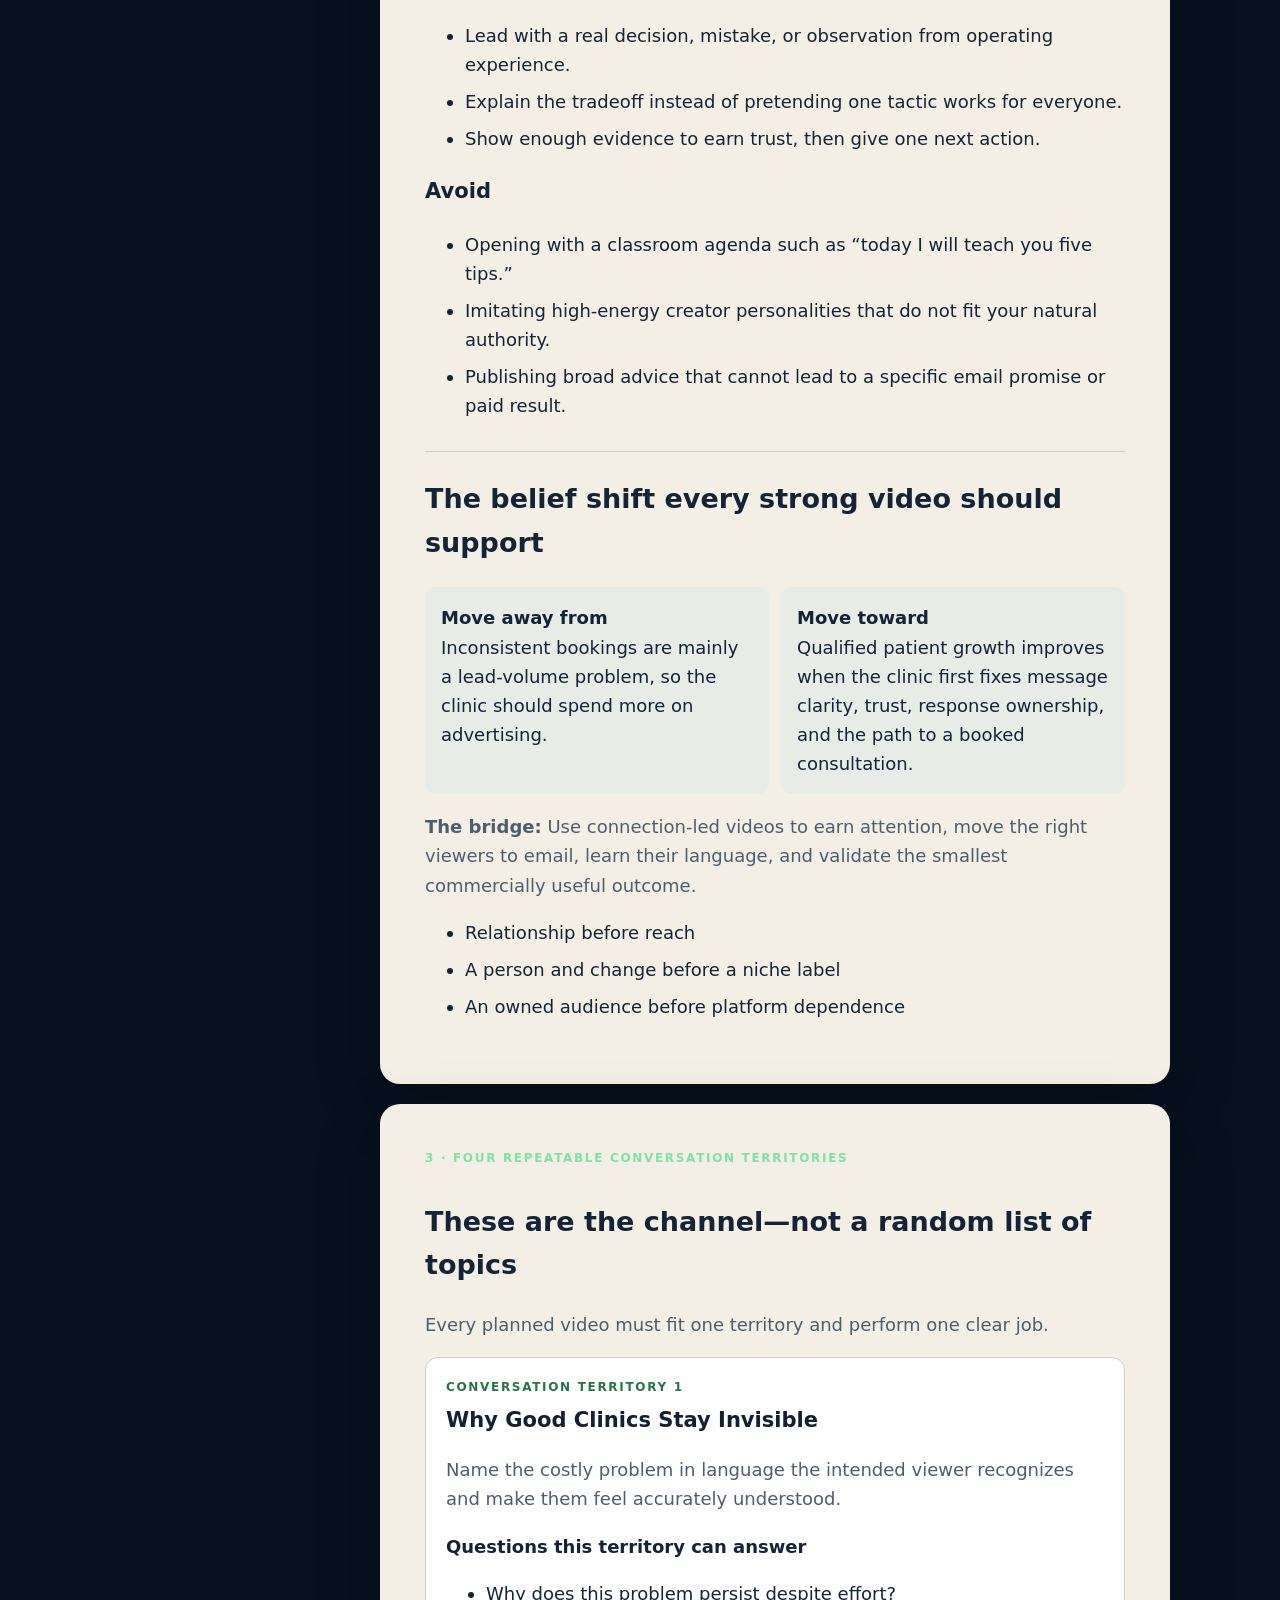
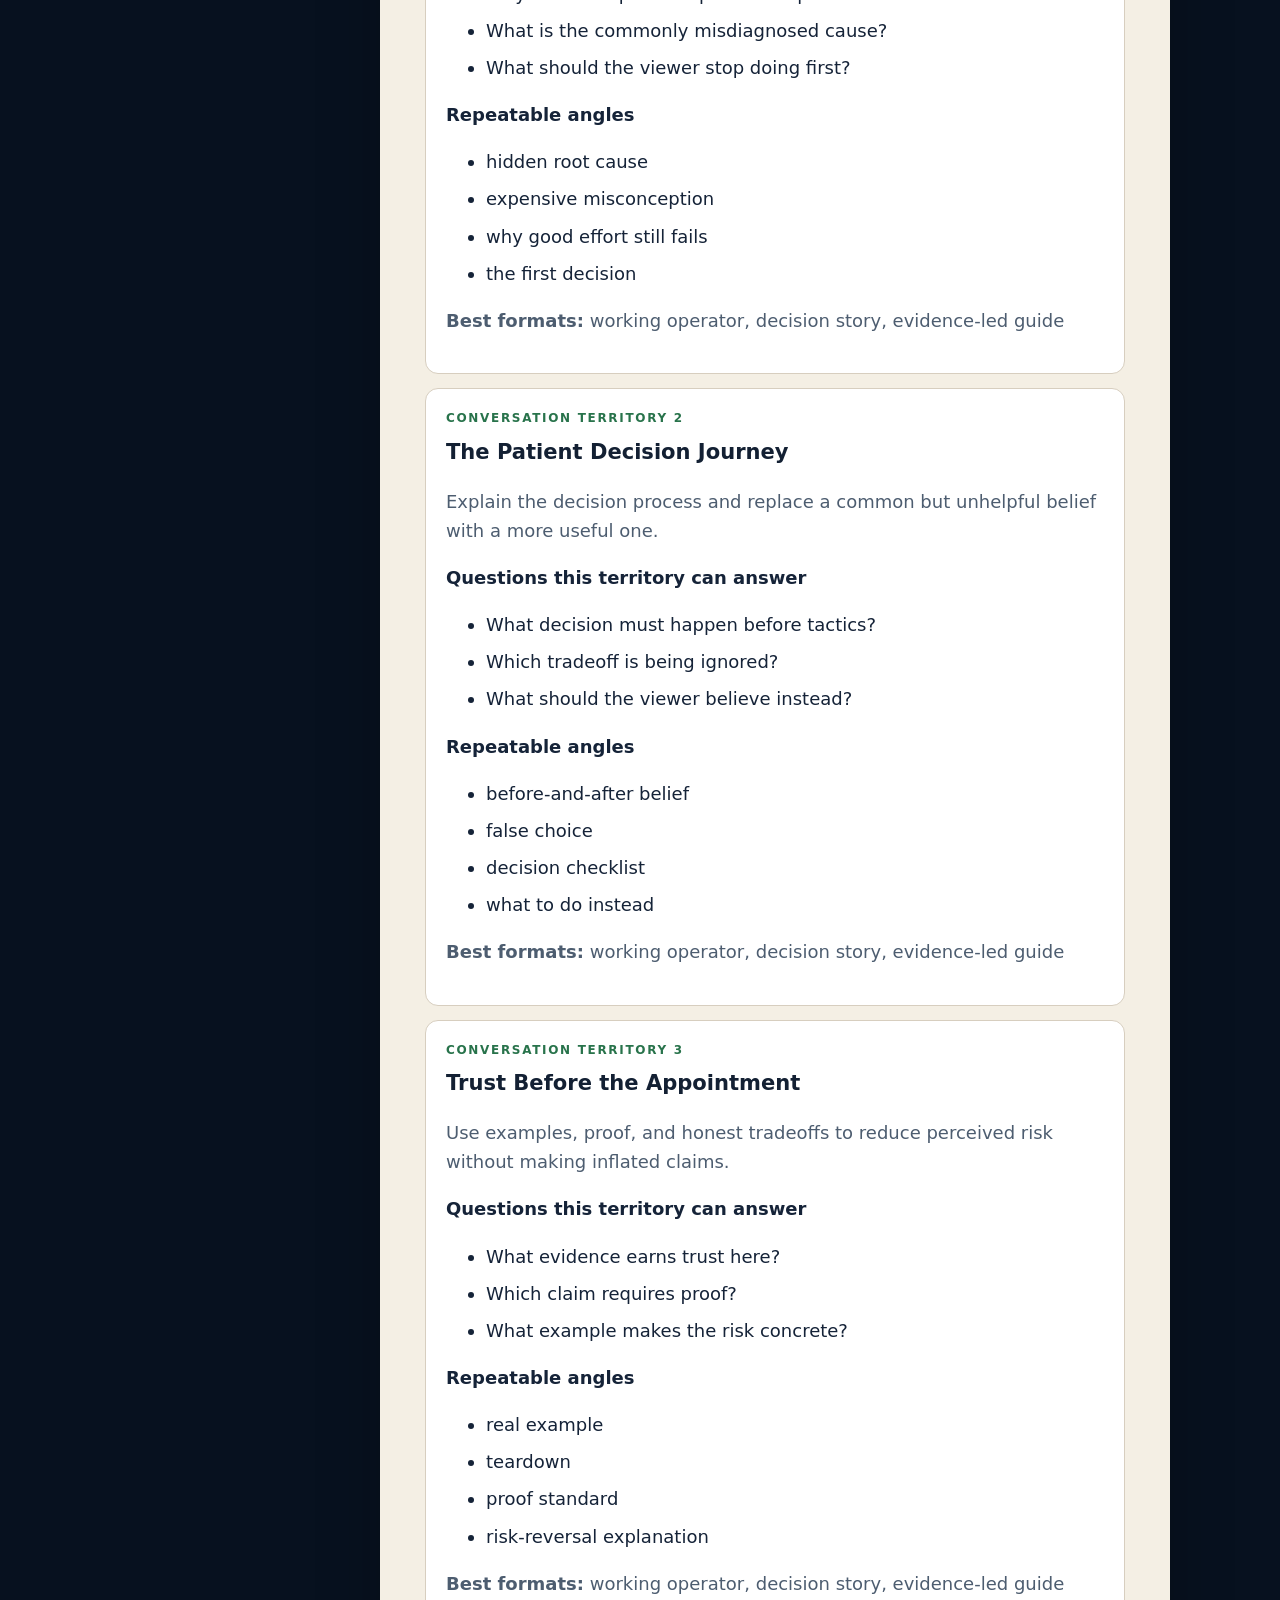
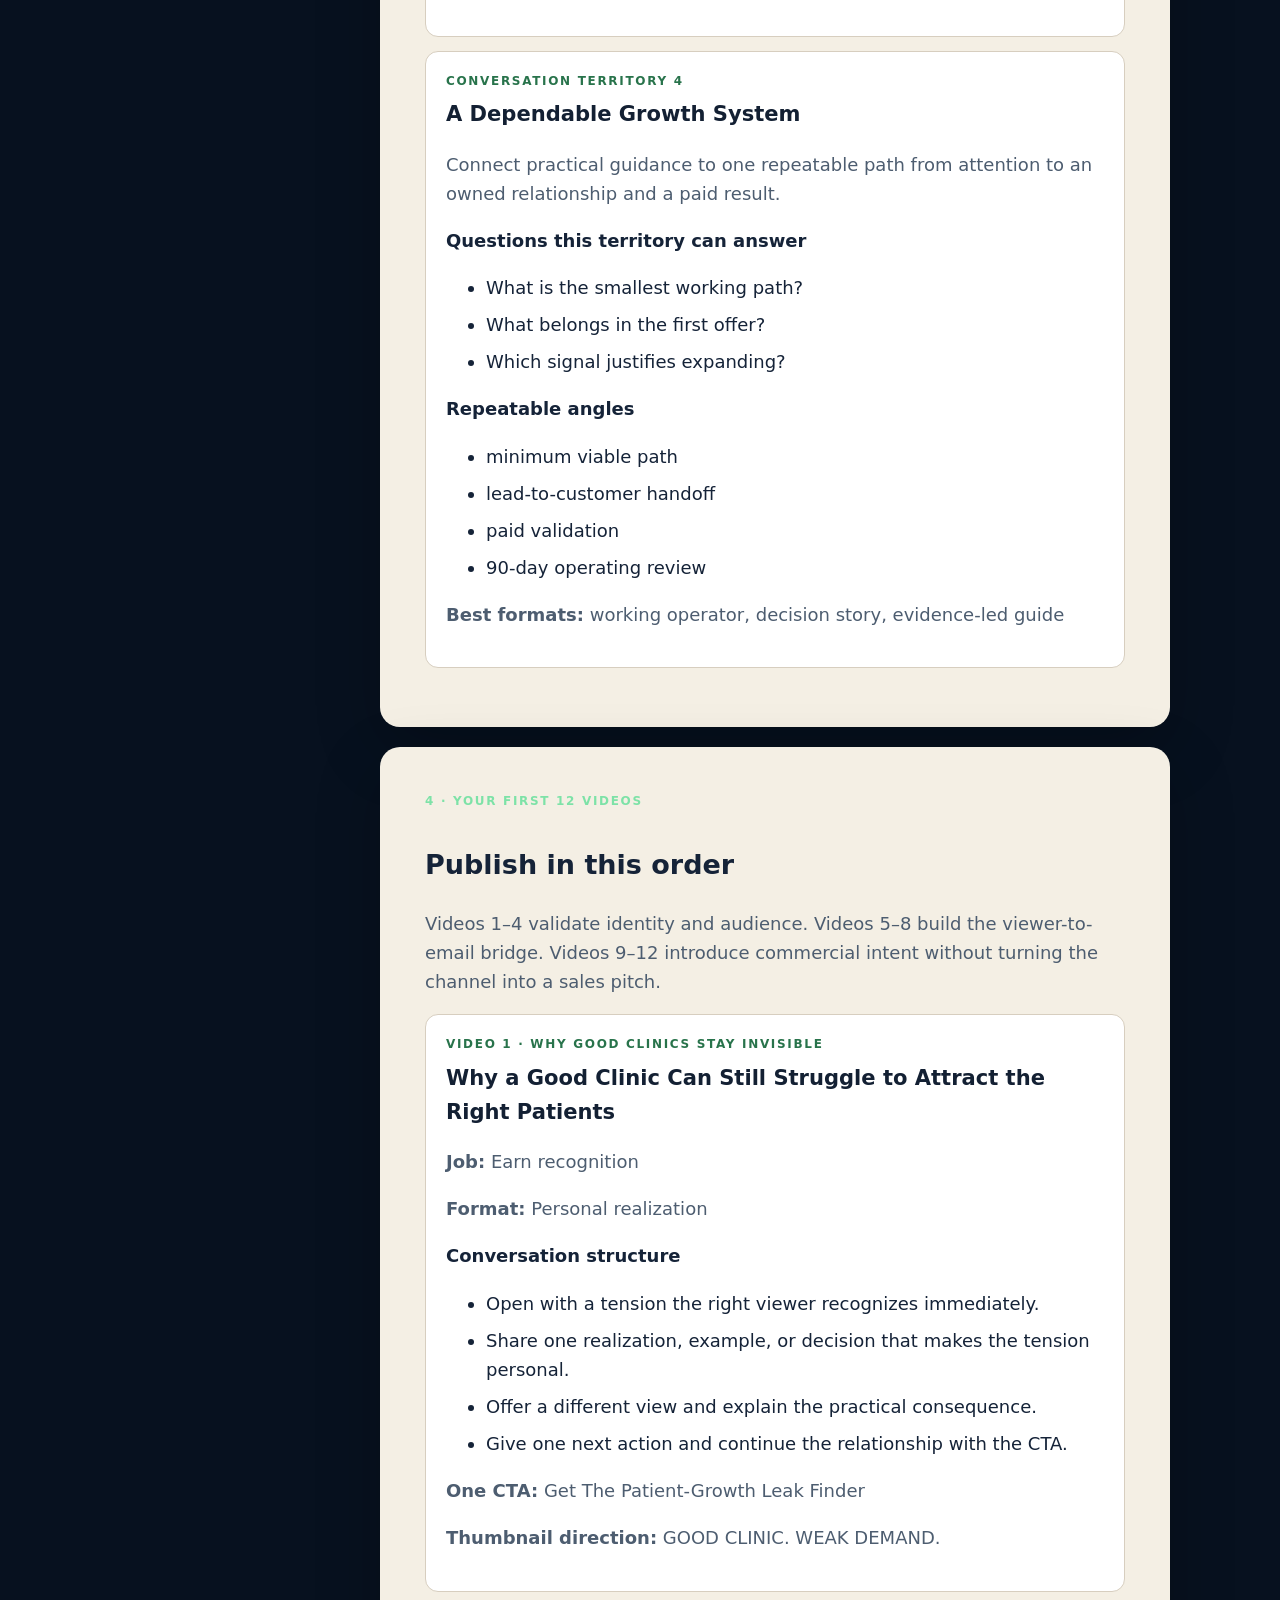
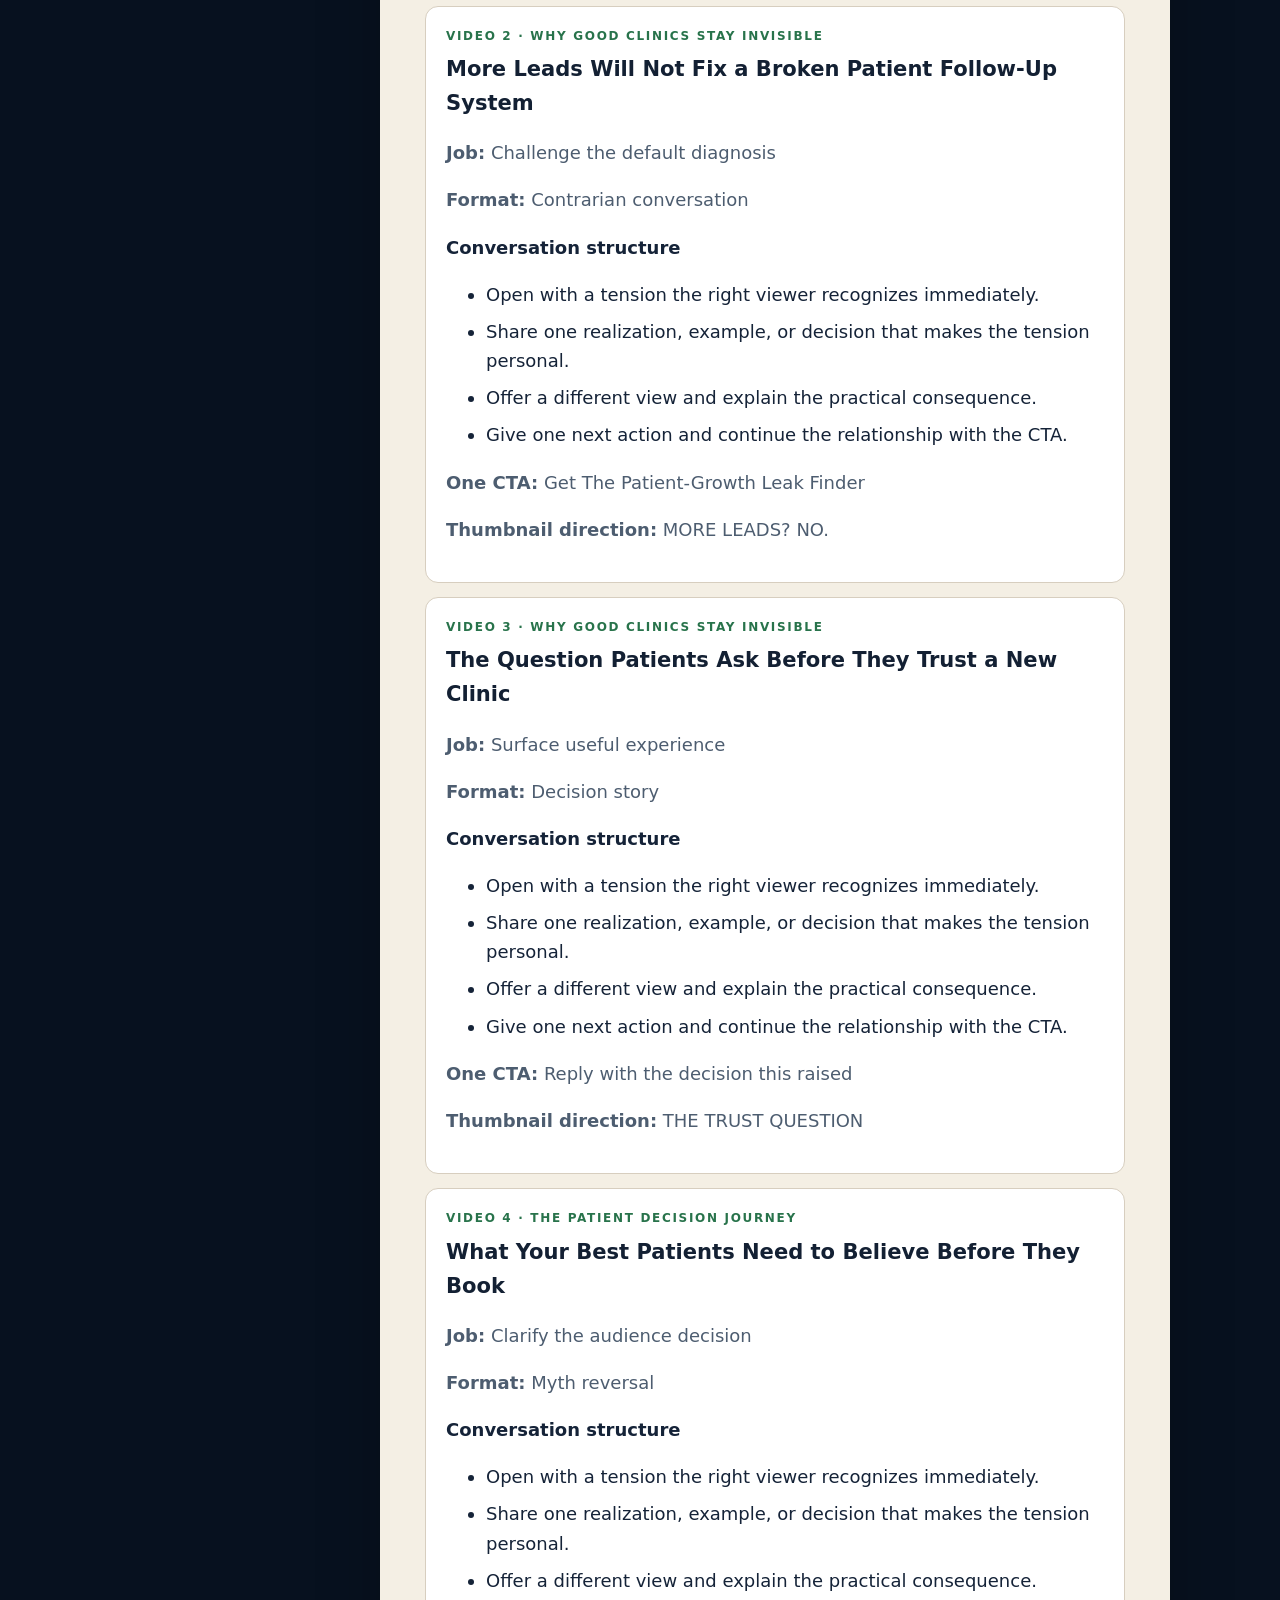
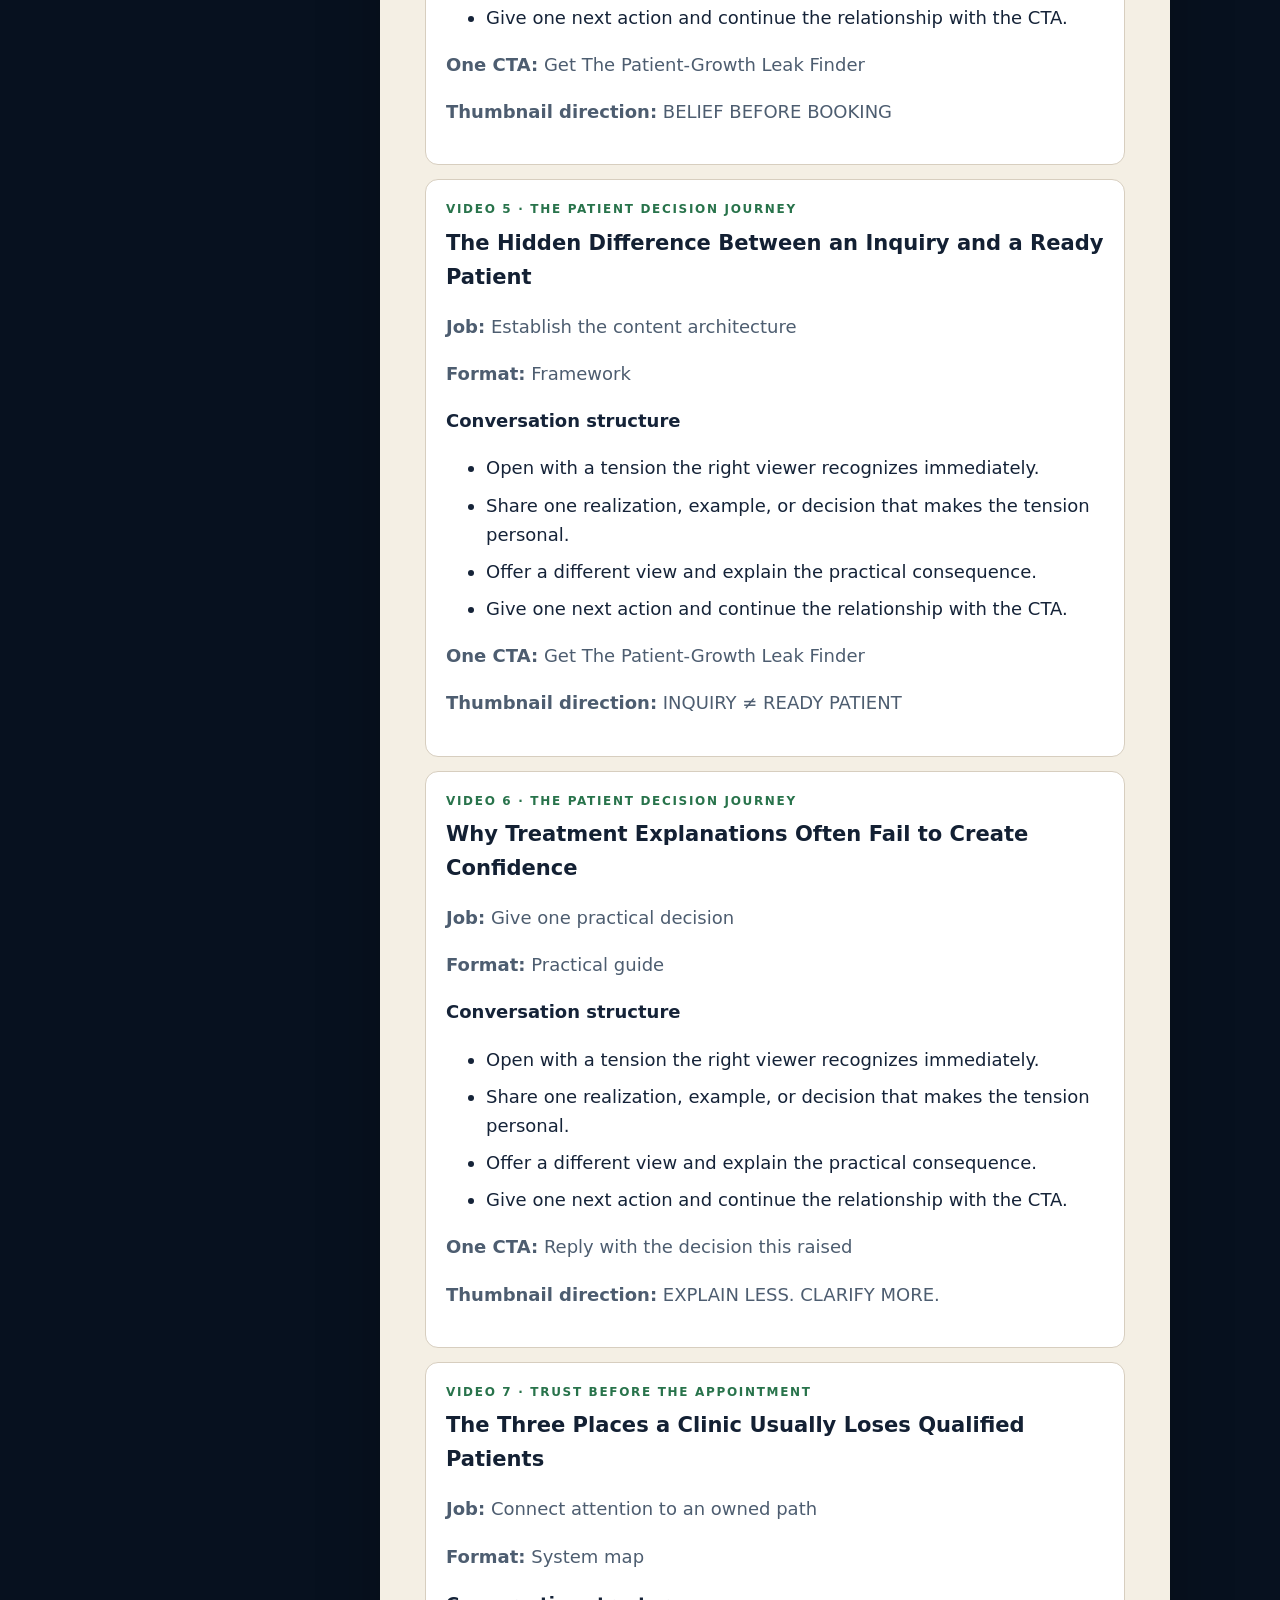
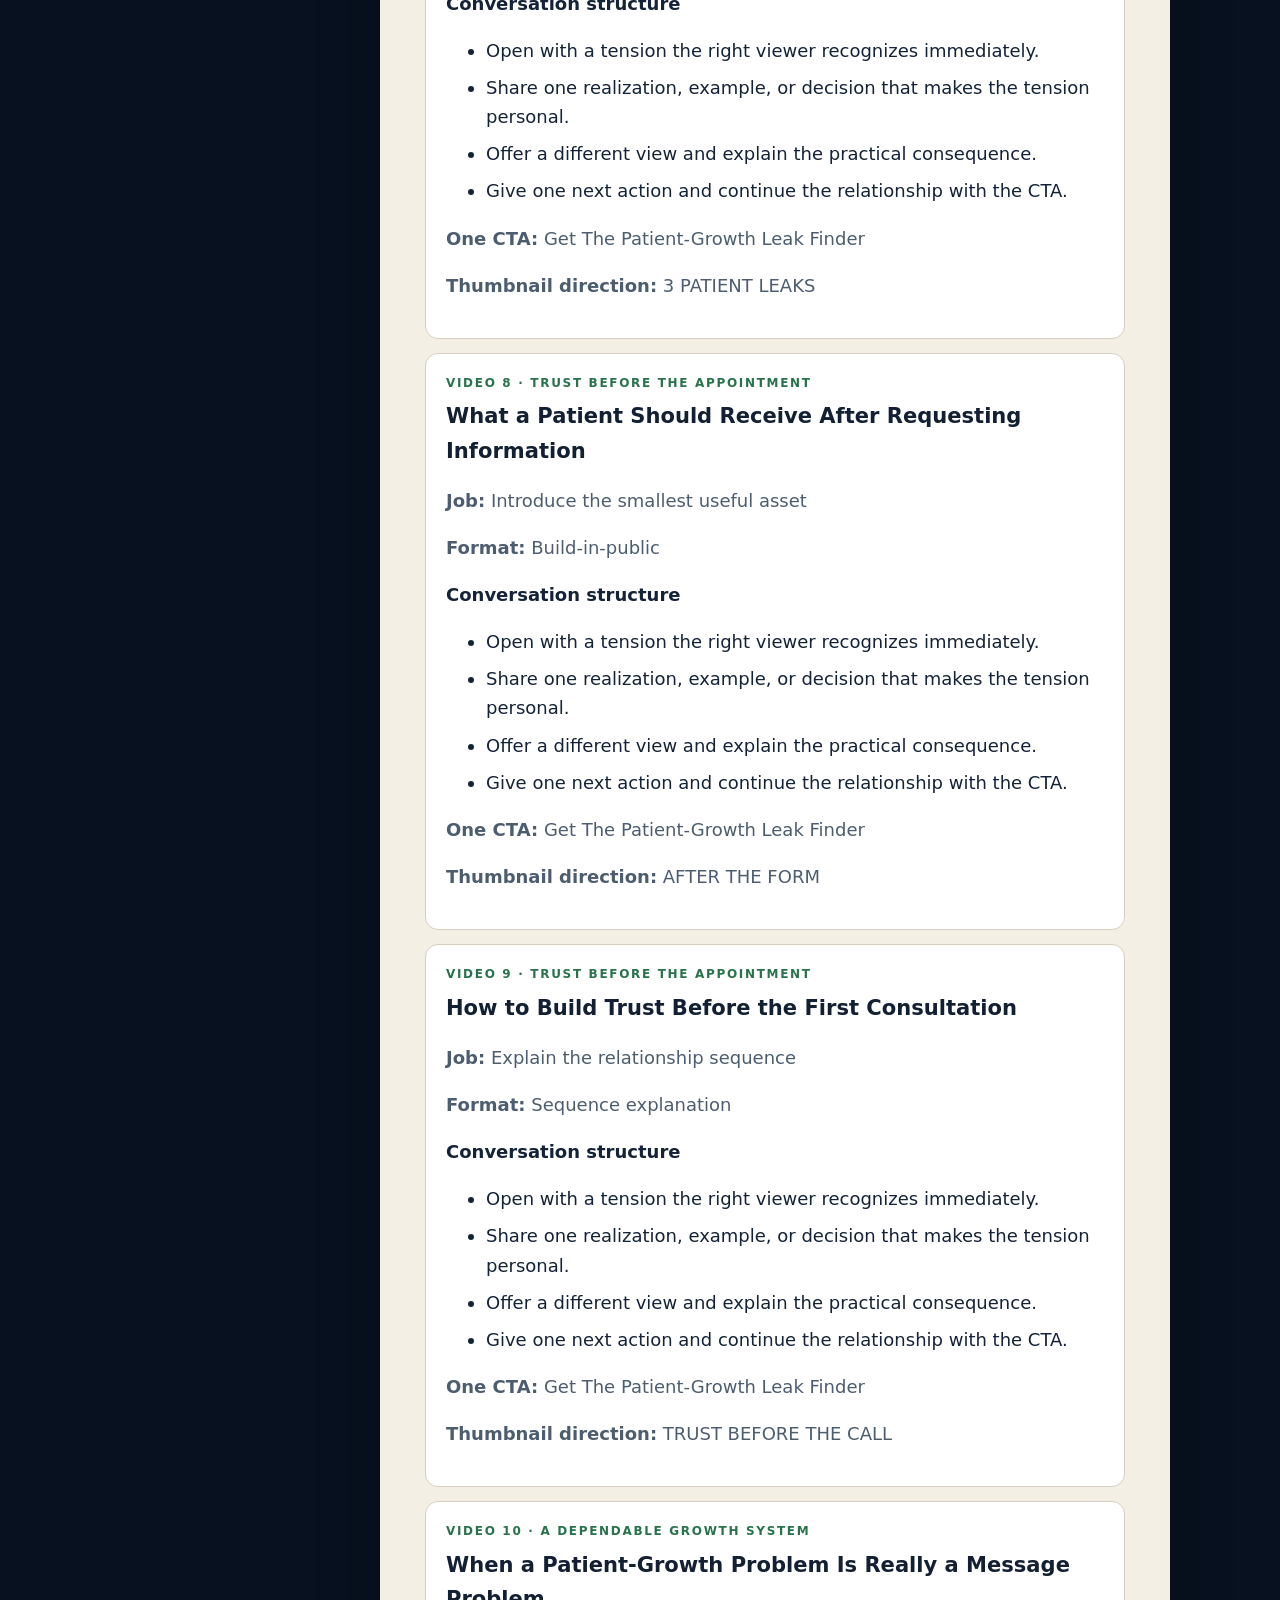
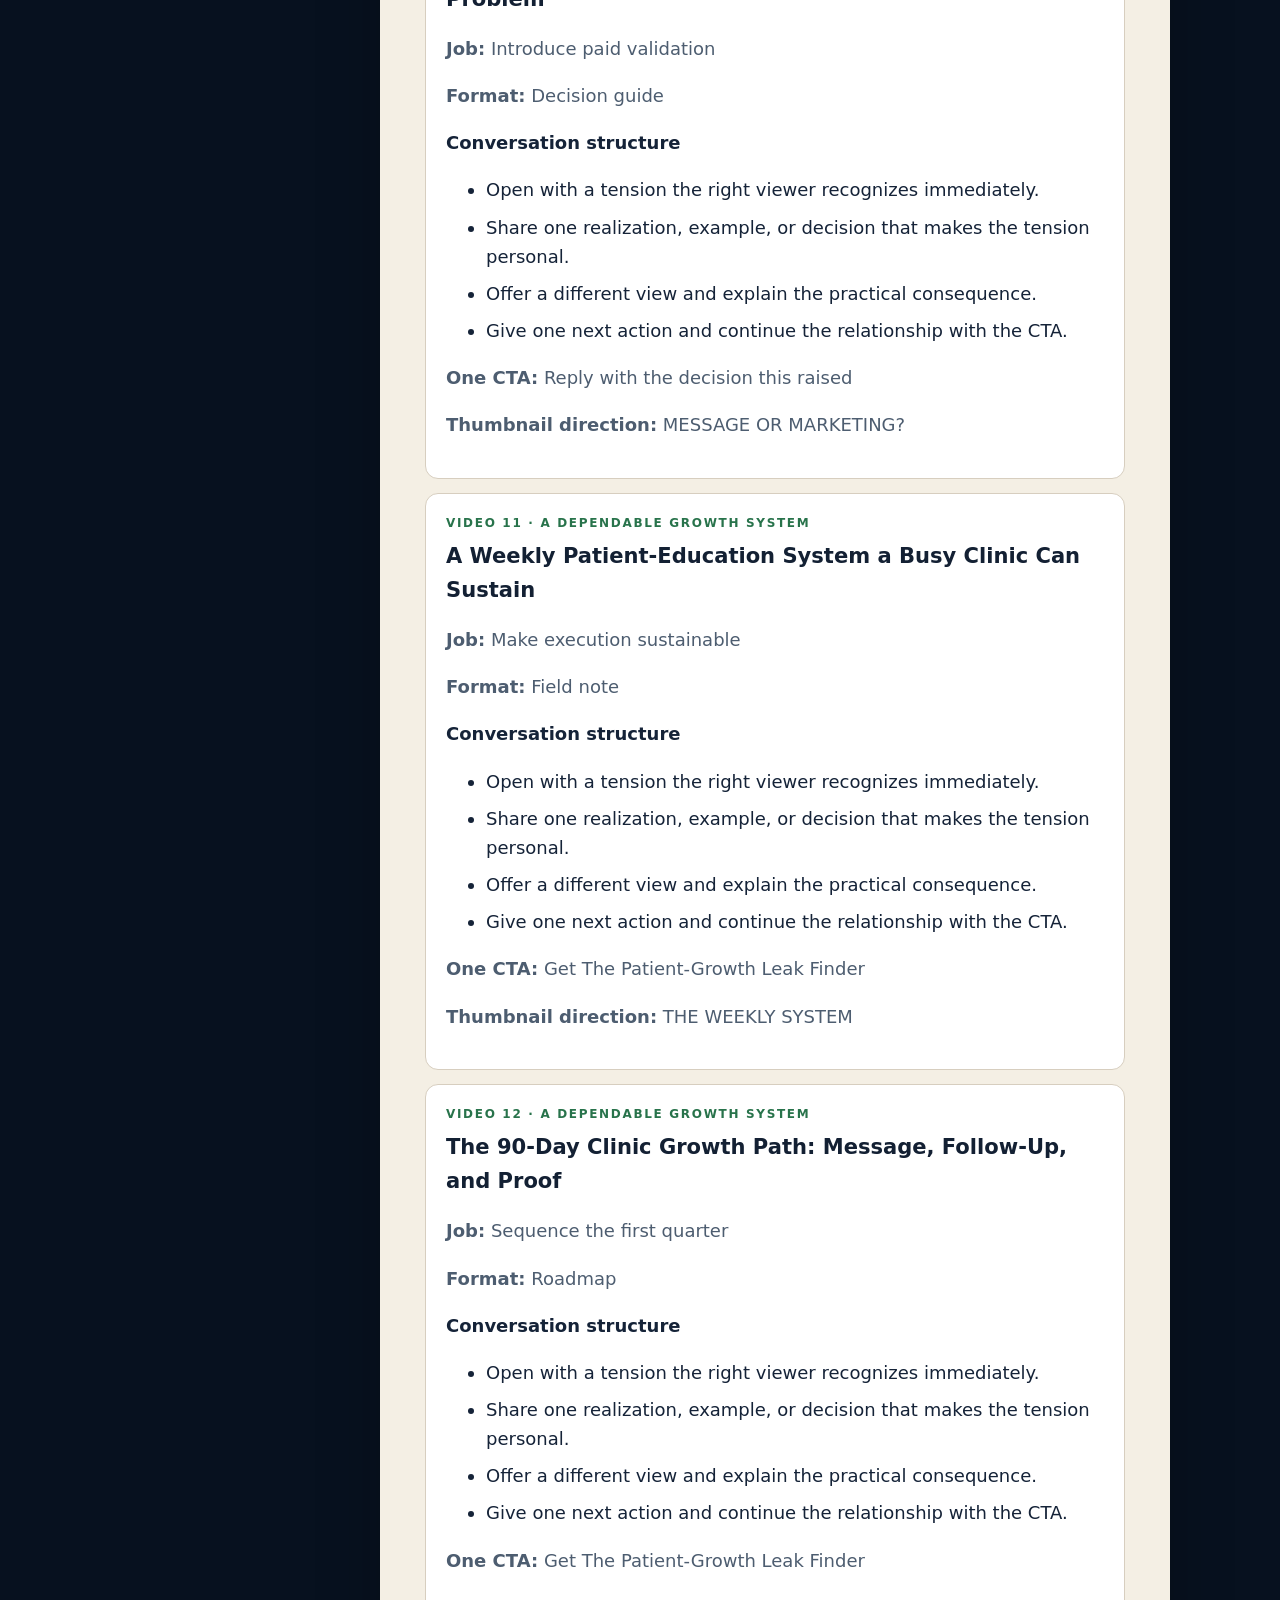
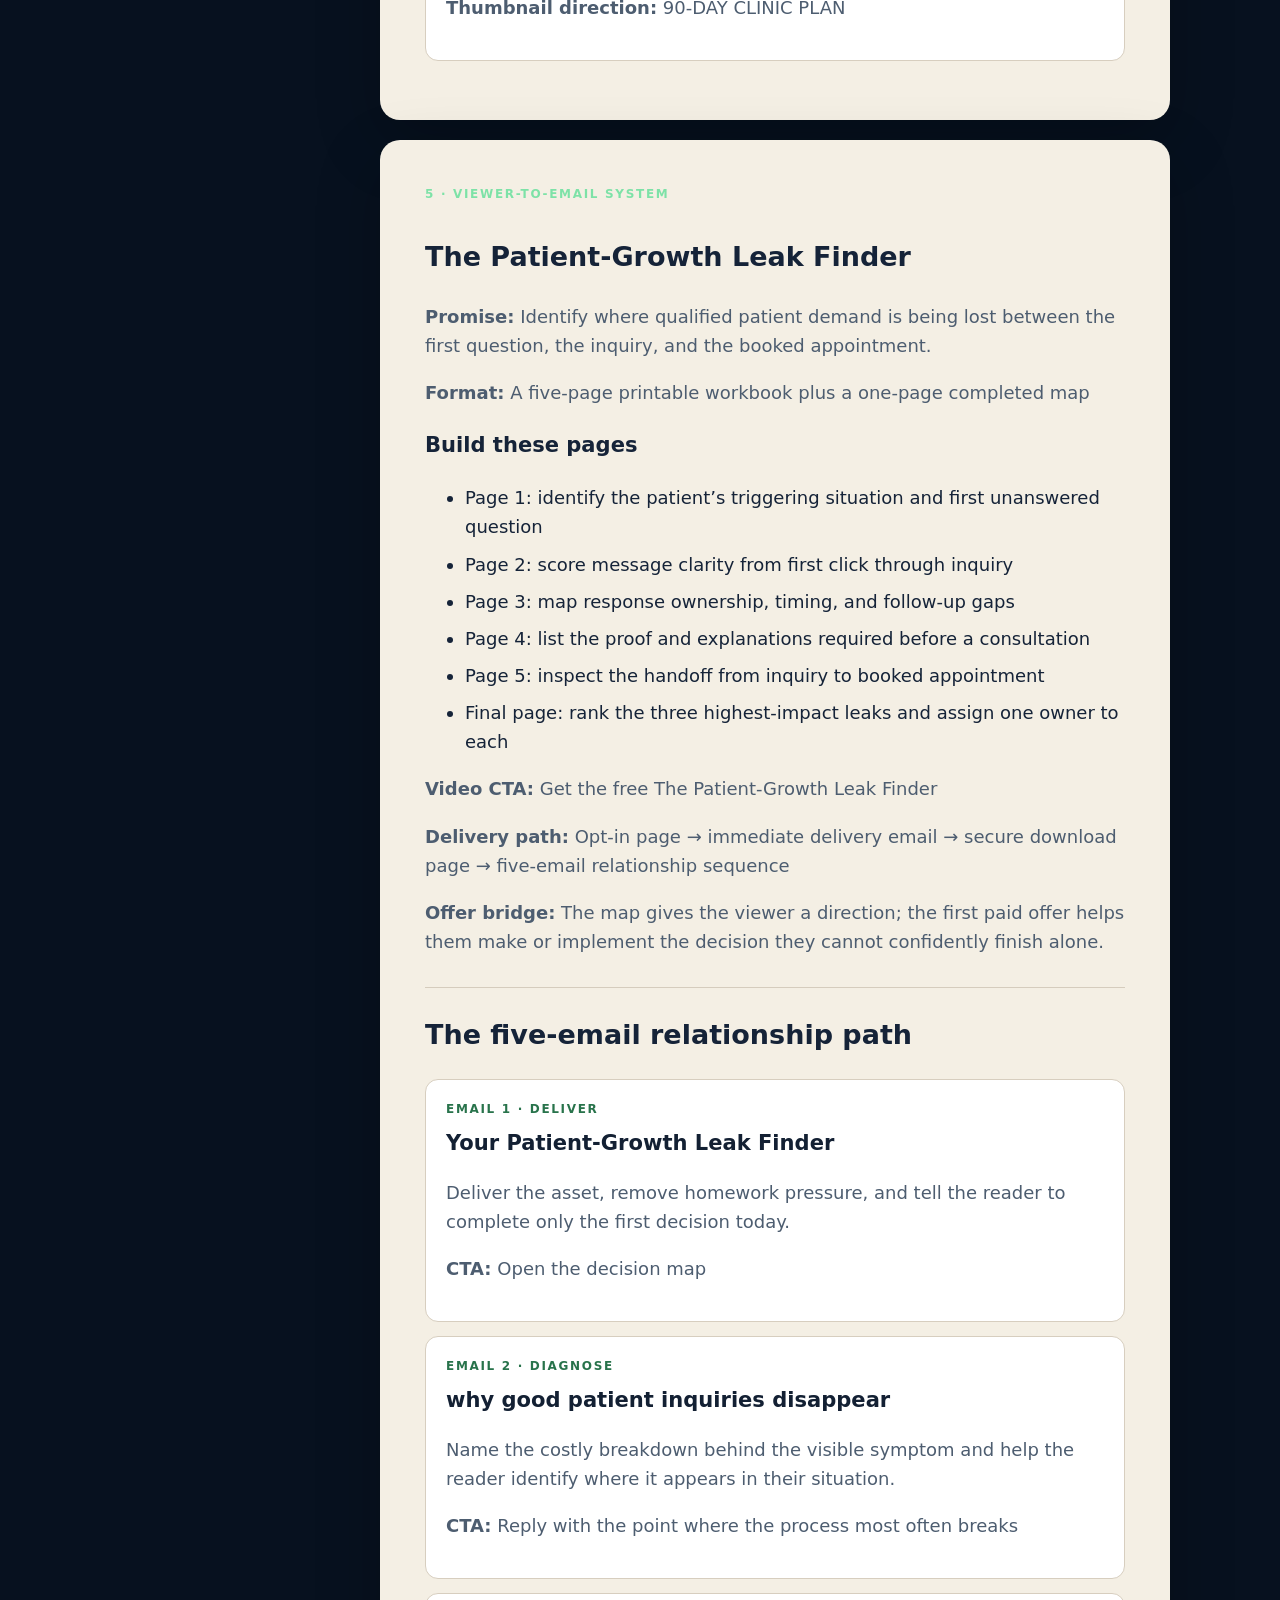
<file: youtube-business-blueprint-sample/index.html>
<!doctype html><html lang="en"><head><!-- Google Tag Manager --><script>(function(w,d,s,l,i){w[l]=w[l]||[];w[l].push({'gtm.start':new Date().getTime(),event:'gtm.js'});var f=d.getElementsByTagName(s)[0],j=d.createElement(s),dl=l!='dataLayer'?'&l='+l:'';j.async=true;j.src='https://www.googletagmanager.com/gtm.js?id='+i+dl;f.parentNode.insertBefore(j,f);})(window,document,'script','dataLayer','GTM-WGGFJ3PM');</script><!-- End Google Tag Manager --><meta charset="utf-8"><meta name="viewport" content="width=device-width,initial-scale=1"><meta name="robots" content="noindex,nofollow"><link rel="icon" href="data:,"><title>Representative YouTube Business Blueprint | Tyler Pratt</title><style>
:root{--bg:#091321;--panel:#111f32;--line:#293d56;--ink:#eef5fb;--mut:#a8b7c8;--blue:#5daaff;--green:#6bdd9f;--paper:#f7f5ef;--dark:#132033}*{box-sizing:border-box}[hidden]{display:none!important}body{margin:0;background:var(--bg);color:var(--ink);font:16px/1.55 -apple-system,BlinkMacSystemFont,'Segoe UI',sans-serif}.wrap{width:min(980px,calc(100% - 30px));margin:auto;padding:34px 0 70px}a{color:var(--blue)}h1{font-size:clamp(32px,5vw,52px);line-height:1.05;letter-spacing:-.035em;margin:8px 0 13px}.sub{color:var(--mut);font-size:18px;max-width:780px}.eyebrow{color:var(--green);font-size:11px;font-weight:850;letter-spacing:.13em;text-transform:uppercase}.step,.card{background:var(--panel);border:1px solid var(--line);border-radius:14px;padding:21px;margin:14px 0}.step[hidden]{display:none}.step h2,.card h2{margin:0 0 6px}.step>p,.hint{color:var(--mut)}label{display:block;font-weight:700;margin:17px 0 6px}input,textarea,select{width:100%;background:#081321;border:1px solid var(--line);border-radius:9px;padding:12px;color:var(--ink);font:inherit}textarea{min-height:105px;resize:vertical}.required:after{content:' *';color:#ff9aae}.progress{height:7px;background:#15263b;border-radius:99px;overflow:hidden;margin:22px 0 4px}.progress i{display:block;height:100%;background:var(--green);transition:width .2s}.actions{display:flex;justify-content:space-between;gap:10px;margin-top:18px}.actions .back{background:#1a3553;color:#dcecff}.actions .next,.actions .submit{margin-left:auto}button,.btn{border:0;border-radius:9px;background:var(--green);color:#062016;font-weight:850;padding:12px 17px;cursor:pointer;text-decoration:none;display:inline-block}.error{color:#ffb4c4;min-height:24px;margin-top:9px}.paper{background:var(--paper);color:var(--dark);border-radius:16px;padding:30px;margin:18px 0}.paper p{color:#46556a}.paper h2{border-top:1px solid #ced6d1;padding-top:20px;margin-top:24px}.shift{display:grid;grid-template-columns:1fr 1fr;gap:12px}.shift div,.tile{background:#e9eee9;border-radius:10px;padding:13px}.list li{margin:7px 0}.schedule{background:#102c28;border:1px solid #285448;border-radius:14px;padding:21px;margin-top:20px}.slot-grid{display:grid;grid-template-columns:repeat(3,1fr);gap:10px}.slot{display:flex;align-items:center;gap:8px;border:1px solid #39705f;border-radius:9px;padding:11px;margin:0;cursor:pointer}.slot:has(input:checked){background:#19483d;border-color:var(--green)}.slot input{width:auto;margin:0}.topactions{display:flex;gap:10px;flex-wrap:wrap}.topactions button{background:#1a3553;color:#dcecff}.booking{border-left:4px solid var(--green)}.meta{display:flex;gap:8px;flex-wrap:wrap}.pill{background:#19334f;color:#bcdcff;border-radius:999px;padding:3px 10px;font-size:12px}.plan-card,.video-card{border:1px solid #cfd8d2;border-radius:12px;padding:16px;margin:14px 0;background:#fff}.plan-card h3,.video-card h3{margin:5px 0 8px;color:#132033}.blueprint-section{break-inside:avoid-page}.video-card{break-inside:avoid-page}.video-card .eyebrow,.plan-card .eyebrow{color:#28734b}@media print{body{background:#fff}.wrap{width:100%;padding:0}.paper{box-shadow:none;border:0}.schedule,.topactions{display:none}.blueprint-section{break-before:page}}@media(max-width:650px){.shift,.slot-grid{grid-template-columns:1fr}.paper{padding:20px}}@media print{body{background:white}.wrap{width:100%;padding:0}.topactions,.schedule,.prototype{display:none}.paper{padding:0}}
.book-review{background:#f6cb75!important;color:#182235!important}.booking-modal[hidden]{display:none!important}.booking-modal{position:fixed;inset:0;z-index:1000;display:grid;place-items:center;padding:20px}.booking-backdrop{position:absolute;inset:0;background:rgba(1,8,18,.82);backdrop-filter:blur(7px)}.booking-dialog{position:relative;width:min(700px,100%);max-height:min(760px,calc(100vh - 40px));overflow:auto;background:#101f32;border:1px solid #3b5672;border-radius:20px;padding:28px;box-shadow:0 30px 90px rgba(0,0,0,.55)}.booking-dialog h2{font-size:30px;line-height:1.08;margin:7px 45px 8px 0}.booking-dialog>p{color:#b6c4d3;margin:0 0 18px}.booking-close{position:absolute;right:17px;top:15px;width:40px;height:40px;padding:0;border-radius:50%;background:#1a3553;color:#fff;font-size:25px;line-height:1}.booking-status{border:1px solid #6e5b2d;background:#2a271e;color:#f4deb0;border-radius:11px;padding:12px 14px;margin:0 0 20px}.booking-status-loading{border-color:#36516d;background:#14283e;color:#d9e7f3}.booking-status-live{border-color:#3b7557;background:#173326;color:#bfead0}.booking-status-error{border-color:#88485a;background:#321b23;color:#ffd6df}.booking-status-empty{border-color:#6f6042;background:#29251d;color:#f0ddb5}.booking-label{display:block;font-size:12px;font-weight:850;letter-spacing:.08em;text-transform:uppercase;color:#8ca0b5;margin:20px 0 9px}.booking-dates{display:grid;grid-template-columns:repeat(4,1fr);gap:9px}.booking-date,.booking-slot{background:#14283e;color:#e9f2fa;border:1px solid #36516d;border-radius:10px;padding:12px 9px;font-weight:800}.booking-date[aria-pressed="true"],.booking-slot[aria-pressed="true"]{background:#78dfa5;color:#082016;border-color:#78dfa5}.booking-slots{display:grid;grid-template-columns:repeat(3,1fr);gap:9px}.booking-selection{min-height:27px;color:#f6cb75;font-weight:800;margin:17px 0 0}.booking-confirm{width:100%;margin-top:9px;min-height:50px}.booking-confirm:disabled{opacity:.45;cursor:not-allowed}.booking-result{background:#173326;border:1px solid #3b7557;border-radius:12px;padding:18px;margin-top:19px}.booking-result h3{margin:0 0 5px;color:#7de2a7}.booking-result p{margin:0;color:#d3e1dc}.modal-open{overflow:hidden}@media(max-width:620px){.booking-modal{padding:10px}.booking-dialog{padding:23px 17px;max-height:calc(100vh - 20px)}.booking-dialog h2{font-size:26px}.booking-dates{grid-template-columns:1fr 1fr}.booking-slots{grid-template-columns:1fr 1fr}.topactions>*{flex:1 1 100%;text-align:center}.booking-date,.booking-slot{min-height:48px}}@media print{.booking-modal,.book-review{display:none!important}}
</style><link rel="stylesheet" href="/funnel.css?v=20260804b"></head><body><main class="wrap"><nav class="funnel-nav" aria-label="Blueprint navigation"><a class="funnel-brand" href="/">TYLER PRATT</a><div class="funnel-path"><span>Checklist</span><span>→</span><span>Score</span><span>→</span><span class="current">Blueprint sample</span></div></nav><section class="prototype"><b>Representative Blueprint preview.</b> This is synthetic demonstration content—not a customer record.</section>
    <header class="blueprint-header"><div class="eyebrow">Personalized YouTube Business Blueprint · Standalone working plan</div>
    <h1>Dana Mercer's 90-Day YouTube Business Blueprint</h1>
    <p class="sub">A complete example showing how private intake evidence becomes strategic decisions, build instructions, reusable assets, and completion tests. The finished product is designed to work even without the included review.</p>
    <div class="topactions"><button onclick="window.print()">Print / Save as PDF</button><a class="btn" href="#day-1">Start with Day 1</a><a class="btn ghost" href="/youtube-business-blueprint">Return to the Offer</a><button class="book-review" id="open-booking" type="button">Book a Call</button></div></header>

    <div class="blueprint-layout"><aside class="blueprint-toc"><b>Inside this Blueprint</b><a href="#use">How to use it</a><a href="#brief">1 · Operating brief</a><a href="#audience">2 · Audience + identity</a><a href="#territories">3 · Conversation territories</a><a href="#videos">4 · First 12 videos</a><a href="#email">5 · Viewer-to-email</a><a href="#offer">6 · Revenue direction</a><a href="#day-1">7 · First 30 days</a><a href="#quarter">8 · 90-day sequence</a><a href="#guardrails">9 · Guardrails</a></aside><div class="blueprint-content">

    <article class="paper blueprint-section" id="use">
      <div class="eyebrow">How to use this product</div>
      <h2 style="border:0;padding:0">Build in this order. Do not try to do everything at once.</h2>
      <ol class="list"><li>Make the three decisions on this first page.</li><li>Build the viewer-to-email path before increasing publishing volume.</li><li>Publish the first four-video validation cycle.</li><li>Use real replies and behavior to revise the second cycle.</li><li>Test the smallest paid result before building a large offer.</li></ol>
      <p><b>Important:</b> This is a monetizable business plan, not a promise of views, customers, revenue, or profit. The decision rules below tell you what evidence to collect before investing further.</p>
    </article>

    <article class="paper blueprint-section" id="brief">
      <div class="eyebrow">1 · Your channel in one page</div>
      <h2 style="border:0;padding:0">The operating brief</h2>
      <div class="shift">
        <div><b>Channel purpose</b><br>Build a connection-led channel for independent clinic owners who need a dependable patient-growth system that turns useful conversations into an owned email relationship and a validated paid result.</div>
        <div><b>Primary business outcome</b><br>Create qualified trust and owned demand before chasing reach, sponsorships, or platform revenue.</div>
        <div><b>Primary audience</b><br>independent clinic owners who need a dependable patient-growth system</div>
        <div><b>Do not broaden into</b><br>general healthcare commentary, consumer wellness advice, and content aimed at other marketers</div>
        <div><b>On-camera role</b><br>Working Operator + Calm Challenger</div>
        <div><b>The first move</b><br>Build the minimum viewer-to-email path and publish the first four-video validation cycle.</div>
      </div>
      <h2>Current build stage: Ready for a 90-day validation build</h2>
      <p>The intake is clear enough to execute this plan. Audience demand, conversion performance, and paid-result fit still require real-world evidence.</p>
      <div class="shift"><div><b>Audience</b><br>75/100 planning clarity</div><div><b>Message</b><br>100/100 planning clarity</div><div><b>Business Path</b><br>100/100 planning clarity</div><div><b>Readiness</b><br>100/100 planning clarity</div></div>
      <p class="hint">These are planning-clarity indicators, not forecasts or grades.</p>
    </article>

    <article class="paper blueprint-section" id="audience">
      <div class="eyebrow">2 · Audience and identity decisions</div>
      <h2 style="border:0;padding:0">Build for this person and situation</h2>
      <div class="shift"><div><b>Who</b><br>independent clinic owners who need a dependable patient-growth system</div><div><b>Triggering situation</b><br>They already provide a valuable service, but inconsistent follow-up or an unclear message keeps demand unpredictable.</div><div><b>Desired result</b><br>a clearer patient-acquisition path they can understand, trust, and act on</div><div><b>Exclude for now</b><br>general healthcare commentary, consumer wellness advice, and content aimed at other marketers</div></div>
      <h2>How to show up on camera</h2>
      <p><b>Identity statement:</b> Be the working operator who helps independent clinic owners who need a dependable patient-growth system make a sound decision, understand the tradeoffs, and take one useful next step.</p>
      <ul class="list"><li>Lead with a real decision, mistake, or observation from operating experience.</li><li>Explain the tradeoff instead of pretending one tactic works for everyone.</li><li>Show enough evidence to earn trust, then give one next action.</li></ul>
      <h3>Avoid</h3><ul class="list"><li>Opening with a classroom agenda such as “today I will teach you five tips.”</li><li>Imitating high-energy creator personalities that do not fit your natural authority.</li><li>Publishing broad advice that cannot lead to a specific email promise or paid result.</li></ul>
      <h2>The belief shift every strong video should support</h2>
      <div class="shift"><div><b>Move away from</b><br>Inconsistent bookings are mainly a lead-volume problem, so the clinic should spend more on advertising.</div><div><b>Move toward</b><br>Qualified patient growth improves when the clinic first fixes message clarity, trust, response ownership, and the path to a booked consultation.</div></div>
      <p><b>The bridge:</b> Use connection-led videos to earn attention, move the right viewers to email, learn their language, and validate the smallest commercially useful outcome.</p>
      <ul class="list"><li>Relationship before reach</li><li>A person and change before a niche label</li><li>An owned audience before platform dependence</li></ul>
    </article>

    <article class="paper blueprint-section" id="territories"><div class="eyebrow">3 · Four repeatable conversation territories</div><h2 style="border:0;padding:0">These are the channel—not a random list of topics</h2><p>Every planned video must fit one territory and perform one clear job.</p><section class="plan-card"><div class="eyebrow">Conversation territory 1</div><h3>Why Good Clinics Stay Invisible</h3><p>Name the costly problem in language the intended viewer recognizes and make them feel accurately understood.</p><b>Questions this territory can answer</b><ul class="list"><li>Why does this problem persist despite effort?</li><li>What is the commonly misdiagnosed cause?</li><li>What should the viewer stop doing first?</li></ul><b>Repeatable angles</b><ul class="list"><li>hidden root cause</li><li>expensive misconception</li><li>why good effort still fails</li><li>the first decision</li></ul><p><b>Best formats:</b> working operator, decision story, evidence-led guide</p></section><section class="plan-card"><div class="eyebrow">Conversation territory 2</div><h3>The Patient Decision Journey</h3><p>Explain the decision process and replace a common but unhelpful belief with a more useful one.</p><b>Questions this territory can answer</b><ul class="list"><li>What decision must happen before tactics?</li><li>Which tradeoff is being ignored?</li><li>What should the viewer believe instead?</li></ul><b>Repeatable angles</b><ul class="list"><li>before-and-after belief</li><li>false choice</li><li>decision checklist</li><li>what to do instead</li></ul><p><b>Best formats:</b> working operator, decision story, evidence-led guide</p></section><section class="plan-card"><div class="eyebrow">Conversation territory 3</div><h3>Trust Before the Appointment</h3><p>Use examples, proof, and honest tradeoffs to reduce perceived risk without making inflated claims.</p><b>Questions this territory can answer</b><ul class="list"><li>What evidence earns trust here?</li><li>Which claim requires proof?</li><li>What example makes the risk concrete?</li></ul><b>Repeatable angles</b><ul class="list"><li>real example</li><li>teardown</li><li>proof standard</li><li>risk-reversal explanation</li></ul><p><b>Best formats:</b> working operator, decision story, evidence-led guide</p></section><section class="plan-card"><div class="eyebrow">Conversation territory 4</div><h3>A Dependable Growth System</h3><p>Connect practical guidance to one repeatable path from attention to an owned relationship and a paid result.</p><b>Questions this territory can answer</b><ul class="list"><li>What is the smallest working path?</li><li>What belongs in the first offer?</li><li>Which signal justifies expanding?</li></ul><b>Repeatable angles</b><ul class="list"><li>minimum viable path</li><li>lead-to-customer handoff</li><li>paid validation</li><li>90-day operating review</li></ul><p><b>Best formats:</b> working operator, decision story, evidence-led guide</p></section></article>

    <article class="paper blueprint-section" id="videos"><div class="eyebrow">4 · Your first 12 videos</div><h2 style="border:0;padding:0">Publish in this order</h2><p>Videos 1–4 validate identity and audience. Videos 5–8 build the viewer-to-email bridge. Videos 9–12 introduce commercial intent without turning the channel into a sales pitch.</p><section class="video-card"><div class="eyebrow">Video 1 · Why Good Clinics Stay Invisible</div><h3>Why a Good Clinic Can Still Struggle to Attract the Right Patients</h3><p><b>Job:</b> Earn recognition</p><p><b>Format:</b> Personal realization</p><b>Conversation structure</b><ul class="list"><li>Open with a tension the right viewer recognizes immediately.</li><li>Share one realization, example, or decision that makes the tension personal.</li><li>Offer a different view and explain the practical consequence.</li><li>Give one next action and continue the relationship with the CTA.</li></ul><p><b>One CTA:</b> Get The Patient-Growth Leak Finder</p><p><b>Thumbnail direction:</b> GOOD CLINIC. WEAK DEMAND.</p></section><section class="video-card"><div class="eyebrow">Video 2 · Why Good Clinics Stay Invisible</div><h3>More Leads Will Not Fix a Broken Patient Follow-Up System</h3><p><b>Job:</b> Challenge the default diagnosis</p><p><b>Format:</b> Contrarian conversation</p><b>Conversation structure</b><ul class="list"><li>Open with a tension the right viewer recognizes immediately.</li><li>Share one realization, example, or decision that makes the tension personal.</li><li>Offer a different view and explain the practical consequence.</li><li>Give one next action and continue the relationship with the CTA.</li></ul><p><b>One CTA:</b> Get The Patient-Growth Leak Finder</p><p><b>Thumbnail direction:</b> MORE LEADS? NO.</p></section><section class="video-card"><div class="eyebrow">Video 3 · Why Good Clinics Stay Invisible</div><h3>The Question Patients Ask Before They Trust a New Clinic</h3><p><b>Job:</b> Surface useful experience</p><p><b>Format:</b> Decision story</p><b>Conversation structure</b><ul class="list"><li>Open with a tension the right viewer recognizes immediately.</li><li>Share one realization, example, or decision that makes the tension personal.</li><li>Offer a different view and explain the practical consequence.</li><li>Give one next action and continue the relationship with the CTA.</li></ul><p><b>One CTA:</b> Reply with the decision this raised</p><p><b>Thumbnail direction:</b> THE TRUST QUESTION</p></section><section class="video-card"><div class="eyebrow">Video 4 · The Patient Decision Journey</div><h3>What Your Best Patients Need to Believe Before They Book</h3><p><b>Job:</b> Clarify the audience decision</p><p><b>Format:</b> Myth reversal</p><b>Conversation structure</b><ul class="list"><li>Open with a tension the right viewer recognizes immediately.</li><li>Share one realization, example, or decision that makes the tension personal.</li><li>Offer a different view and explain the practical consequence.</li><li>Give one next action and continue the relationship with the CTA.</li></ul><p><b>One CTA:</b> Get The Patient-Growth Leak Finder</p><p><b>Thumbnail direction:</b> BELIEF BEFORE BOOKING</p></section><section class="video-card"><div class="eyebrow">Video 5 · The Patient Decision Journey</div><h3>The Hidden Difference Between an Inquiry and a Ready Patient</h3><p><b>Job:</b> Establish the content architecture</p><p><b>Format:</b> Framework</p><b>Conversation structure</b><ul class="list"><li>Open with a tension the right viewer recognizes immediately.</li><li>Share one realization, example, or decision that makes the tension personal.</li><li>Offer a different view and explain the practical consequence.</li><li>Give one next action and continue the relationship with the CTA.</li></ul><p><b>One CTA:</b> Get The Patient-Growth Leak Finder</p><p><b>Thumbnail direction:</b> INQUIRY ≠ READY PATIENT</p></section><section class="video-card"><div class="eyebrow">Video 6 · The Patient Decision Journey</div><h3>Why Treatment Explanations Often Fail to Create Confidence</h3><p><b>Job:</b> Give one practical decision</p><p><b>Format:</b> Practical guide</p><b>Conversation structure</b><ul class="list"><li>Open with a tension the right viewer recognizes immediately.</li><li>Share one realization, example, or decision that makes the tension personal.</li><li>Offer a different view and explain the practical consequence.</li><li>Give one next action and continue the relationship with the CTA.</li></ul><p><b>One CTA:</b> Reply with the decision this raised</p><p><b>Thumbnail direction:</b> EXPLAIN LESS. CLARIFY MORE.</p></section><section class="video-card"><div class="eyebrow">Video 7 · Trust Before the Appointment</div><h3>The Three Places a Clinic Usually Loses Qualified Patients</h3><p><b>Job:</b> Connect attention to an owned path</p><p><b>Format:</b> System map</p><b>Conversation structure</b><ul class="list"><li>Open with a tension the right viewer recognizes immediately.</li><li>Share one realization, example, or decision that makes the tension personal.</li><li>Offer a different view and explain the practical consequence.</li><li>Give one next action and continue the relationship with the CTA.</li></ul><p><b>One CTA:</b> Get The Patient-Growth Leak Finder</p><p><b>Thumbnail direction:</b> 3 PATIENT LEAKS</p></section><section class="video-card"><div class="eyebrow">Video 8 · Trust Before the Appointment</div><h3>What a Patient Should Receive After Requesting Information</h3><p><b>Job:</b> Introduce the smallest useful asset</p><p><b>Format:</b> Build-in-public</p><b>Conversation structure</b><ul class="list"><li>Open with a tension the right viewer recognizes immediately.</li><li>Share one realization, example, or decision that makes the tension personal.</li><li>Offer a different view and explain the practical consequence.</li><li>Give one next action and continue the relationship with the CTA.</li></ul><p><b>One CTA:</b> Get The Patient-Growth Leak Finder</p><p><b>Thumbnail direction:</b> AFTER THE FORM</p></section><section class="video-card"><div class="eyebrow">Video 9 · Trust Before the Appointment</div><h3>How to Build Trust Before the First Consultation</h3><p><b>Job:</b> Explain the relationship sequence</p><p><b>Format:</b> Sequence explanation</p><b>Conversation structure</b><ul class="list"><li>Open with a tension the right viewer recognizes immediately.</li><li>Share one realization, example, or decision that makes the tension personal.</li><li>Offer a different view and explain the practical consequence.</li><li>Give one next action and continue the relationship with the CTA.</li></ul><p><b>One CTA:</b> Get The Patient-Growth Leak Finder</p><p><b>Thumbnail direction:</b> TRUST BEFORE THE CALL</p></section><section class="video-card"><div class="eyebrow">Video 10 · A Dependable Growth System</div><h3>When a Patient-Growth Problem Is Really a Message Problem</h3><p><b>Job:</b> Introduce paid validation</p><p><b>Format:</b> Decision guide</p><b>Conversation structure</b><ul class="list"><li>Open with a tension the right viewer recognizes immediately.</li><li>Share one realization, example, or decision that makes the tension personal.</li><li>Offer a different view and explain the practical consequence.</li><li>Give one next action and continue the relationship with the CTA.</li></ul><p><b>One CTA:</b> Reply with the decision this raised</p><p><b>Thumbnail direction:</b> MESSAGE OR MARKETING?</p></section><section class="video-card"><div class="eyebrow">Video 11 · A Dependable Growth System</div><h3>A Weekly Patient-Education System a Busy Clinic Can Sustain</h3><p><b>Job:</b> Make execution sustainable</p><p><b>Format:</b> Field note</p><b>Conversation structure</b><ul class="list"><li>Open with a tension the right viewer recognizes immediately.</li><li>Share one realization, example, or decision that makes the tension personal.</li><li>Offer a different view and explain the practical consequence.</li><li>Give one next action and continue the relationship with the CTA.</li></ul><p><b>One CTA:</b> Get The Patient-Growth Leak Finder</p><p><b>Thumbnail direction:</b> THE WEEKLY SYSTEM</p></section><section class="video-card"><div class="eyebrow">Video 12 · A Dependable Growth System</div><h3>The 90-Day Clinic Growth Path: Message, Follow-Up, and Proof</h3><p><b>Job:</b> Sequence the first quarter</p><p><b>Format:</b> Roadmap</p><b>Conversation structure</b><ul class="list"><li>Open with a tension the right viewer recognizes immediately.</li><li>Share one realization, example, or decision that makes the tension personal.</li><li>Offer a different view and explain the practical consequence.</li><li>Give one next action and continue the relationship with the CTA.</li></ul><p><b>One CTA:</b> Get The Patient-Growth Leak Finder</p><p><b>Thumbnail direction:</b> 90-DAY CLINIC PLAN</p></section></article>

    <article class="paper blueprint-section" id="email">
      <div class="eyebrow">5 · Viewer-to-email system</div><h2 style="border:0;padding:0">The Patient-Growth Leak Finder</h2>
      <p><b>Promise:</b> Identify where qualified patient demand is being lost between the first question, the inquiry, and the booked appointment.</p><p><b>Format:</b> A five-page printable workbook plus a one-page completed map</p>
      <h3>Build these pages</h3><ul class="list"><li>Page 1: identify the patient’s triggering situation and first unanswered question</li><li>Page 2: score message clarity from first click through inquiry</li><li>Page 3: map response ownership, timing, and follow-up gaps</li><li>Page 4: list the proof and explanations required before a consultation</li><li>Page 5: inspect the handoff from inquiry to booked appointment</li><li>Final page: rank the three highest-impact leaks and assign one owner to each</li></ul>
      <p><b>Video CTA:</b> Get the free The Patient-Growth Leak Finder</p><p><b>Delivery path:</b> Opt-in page → immediate delivery email → secure download page → five-email relationship sequence</p><p><b>Offer bridge:</b> The map gives the viewer a direction; the first paid offer helps them make or implement the decision they cannot confidently finish alone.</p>
      <h2>The five-email relationship path</h2><section class="plan-card"><div class="eyebrow">Email 1 · Deliver</div><h3>Your Patient-Growth Leak Finder</h3><p>Deliver the asset, remove homework pressure, and tell the reader to complete only the first decision today.</p><p><b>CTA:</b> Open the decision map</p></section><section class="plan-card"><div class="eyebrow">Email 2 · Diagnose</div><h3>why good patient inquiries disappear</h3><p>Name the costly breakdown behind the visible symptom and help the reader identify where it appears in their situation.</p><p><b>CTA:</b> Reply with the point where the process most often breaks</p></section><section class="plan-card"><div class="eyebrow">Email 3 · Reframe</div><h3>more leads are not the first answer</h3><p>Replace the default belief with this operating principle: Qualified patient growth improves when the clinic first fixes message clarity, trust, response ownership, and the path to a booked consultation.</p><p><b>CTA:</b> Complete the belief-and-decision page in the map</p></section><section class="plan-card"><div class="eyebrow">Email 4 · Prove</div><h3>the smallest patient follow-up path that can work</h3><p>Walk through a simple attention → decision asset → email → paid-result path without inflated claims.</p><p><b>CTA:</b> Choose the one asset or handoff to fix first</p></section><section class="plan-card"><div class="eyebrow">Email 5 · Invite</div><h3>want help fixing the patient-growth leak?</h3><p>Invite the reader to the fixed-outcome entry offer only after the free diagnostic has delivered value.</p><p><b>CTA:</b> See the paid working engagement</p></section>
    </article>

    <article class="paper blueprint-section" id="offer">
      <div class="eyebrow">6 · Offer and revenue direction</div><h2 style="border:0;padding:0">The first revenue mechanism to test</h2>
      <p><b>Primary direction:</b> A paid diagnostic or direction engagement that leads naturally to scoped implementation</p><p><b>Entry step:</b> Offer a fixed-scope paid working session with a written decision document, then propose implementation only when the session reveals a clear build gap.</p><p><b>Why this fits:</b> This creates a shorter path from trust to a paid result for independent clinic owners who need a dependable patient-growth system without requiring a large audience first.</p>
      <h3>Evidence required before expanding</h3><ul class="list"><li>Three conversations using the same diagnostic</li><li>One written before/after decision example</li><li>A defined implementation scope with exclusions</li></ul><h3>Secondary path later</h3><p>A productized done-with-you or done-for-you implementation package</p><h3>Do not prioritize yet</h3><ul class="list"><li>AdSense as the primary business model</li><li>sponsorship outreach before audience fit</li><li>a large course before a paid result is validated</li></ul>
    </article>

    <article class="paper blueprint-section" id="day-1">
      <div class="eyebrow">7 · The next 30 days</div><h2 style="border:0;padding:0">Exactly three priorities</h2><section class="plan-card"><div class="eyebrow">Priority 1</div><h3>Lock one channel operating brief</h3><ul class="list"><li>Use the North Star statement on every planning document.</li><li>Reject any video that does not fit one of the four territories.</li><li>Write the audience exclusion beside the content calendar.</li></ul><p><b>Done when:</b> A stranger can explain who the channel helps, what change it creates, and what happens after a useful video.</p></section><section class="plan-card"><div class="eyebrow">Priority 2</div><h3>Build the minimum viewer-to-email path</h3><ul class="list"><li>Build The Patient-Growth Leak Finder from the prescribed pages.</li><li>Connect one opt-in page and delivery email.</li><li>Write the remaining four relationship emails before adding another tool.</li></ul><p><b>Done when:</b> A viewer can move from one video to the email list and receive all five messages without manual intervention.</p></section><section class="plan-card"><div class="eyebrow">Priority 3</div><h3>Publish the first four-video validation cycle</h3><ul class="list"><li>Record videos 1–4 in order.</li><li>Use one primary CTA per video.</li><li>Log comments, replies, opt-ins, and sales-language signals every week.</li></ul><p><b>Done when:</b> Four videos are public and at least five real audience responses have been recorded as evidence for the next cycle.</p></section>
      <h2>Weekly production system</h2><p><b>Capacity assumption:</b> 2–4 hours</p><p><b>Cadence:</b> one focused video each week</p><ul class="list"><li>30 minutes: choose title and argument</li><li>45 minutes: outline using the conversation card</li><li>60 minutes: record and clean edit</li><li>30 minutes: publish, email, and log feedback</li></ul>
    </article>

    <article class="paper blueprint-section" id="quarter">
      <div class="eyebrow">8 · The complete 90-day sequence</div>
      <div class="shift"><div><b>Days 1–30 · Foundation</b><br>Finish the operating brief and audience exclusion. Build The Patient-Growth Leak Finder and the five-email path. Publish videos 1–4 and collect audience language.</div><div><b>Days 31–60 · Learning loop</b><br>Revise titles and examples using real comments and replies. Publish videos 5–8. Invite a small number of qualified subscribers into the first paid validation step.</div><div><b>Days 61–90 · Commercial validation</b><br>Publish videos 9–12. Deliver and document the paid result at least once if demand exists. Choose the next quarter based on opt-ins, replies, qualified inquiries, and paid validation—not views alone.</div><div><b>Success evidence</b><br>A working channel-to-email path, twelve useful conversations (or the capacity-adjusted target), five documented audience insights, and one honest paid-result test.</div></div>
      <h2>What to measure and how to decide</h2><section class="plan-card"><h3>Right-viewer response</h3><p><b>Measure:</b> Comments and replies that describe the intended problem in the viewer’s own words</p><p><b>Decision rule:</b> Repeat a territory when the right viewers add specific stories or questions.</p></section><section class="plan-card"><h3>Email conversion</h3><p><b>Measure:</b> Opt-ins divided by viewers who reached the CTA</p><p><b>Decision rule:</b> If viewers engage but do not opt in, fix message match before adding traffic.</p></section><section class="plan-card"><h3>Commercial signal</h3><p><b>Measure:</b> Qualified replies, calls, or paid tests tied to a specific video or email</p><p><b>Decision rule:</b> Expand only the problems that produce both attention and buying-language evidence.</p></section><section class="plan-card"><h3>Sustainable production</h3><p><b>Measure:</b> Planned videos published without repeatedly exceeding weekly capacity</p><p><b>Decision rule:</b> Reduce frequency before reducing clarity or abandoning the system.</p></section>
    </article>

    <article class="paper blueprint-section" id="guardrails">
      <div class="eyebrow">9 · Gaps, assumptions, and guardrails</div><h2 style="border:0;padding:0">Fix these in impact order</h2><section class="plan-card"><h3>Validate the audience language through five real conversations before locking permanent branding.</h3><p><b>Why it matters:</b> Weak audience language produces generic titles and offers.</p><p><b>Smallest fix:</b> Run five 20-minute conversations and record repeated phrases.</p></section><section class="plan-card"><h3>Build the viewer-to-email handoff before trying to increase publishing volume.</h3><p><b>Why it matters:</b> Views remain rented attention with no dependable follow-up path.</p><p><b>Smallest fix:</b> Complete The Patient-Growth Leak Finder, the opt-in, delivery, and five emails.</p></section><section class="plan-card"><h3>Test one paid result before investing in a broad course, membership, or complicated funnel.</h3><p><b>Why it matters:</b> Time and money can be spent building an offer nobody has validated.</p><p><b>Smallest fix:</b> Sell and deliver one fixed-scope result before expanding.</p></section>
      <h2>Not yet</h2><ul class="list"><li>daily publishing</li><li>expensive studio equipment</li><li>multiple lead magnets</li><li>a large recorded course</li><li>sponsorship outreach</li><li>complex automations</li><li>rebranding after every low-view video</li></ul><h2>Assumptions to validate</h2><ul class="list"><li>The audience decision is a starting hypothesis until five real conversations confirm the language.</li><li>The first revenue mechanism is a validation recommendation, not proof of demand.</li><li>Publishing volume must be reduced if it conflicts with the stated weekly capacity.</li></ul>
      <p><b>Your quarterly decision:</b> Continue only the territories, CTAs, and paid-result ideas that produce right-viewer replies, email action, qualified conversations, or paid validation. Do not use raw view count as the only decision.</p>
    </article>


    </div></div><footer class="funnel-footer"><span>© Pratt Media</span><a href="/articles">Articles</a><a href="/youtube-business-checklist">Checklist</a><a href="/privacy">Privacy</a><a href="/terms">Terms</a></footer></main><section class="booking-modal" id="booking-modal" hidden aria-labelledby="booking-title" aria-modal="true" role="dialog"><div class="booking-backdrop" data-close-booking></div><div class="booking-dialog"><button class="booking-close" type="button" aria-label="Close booking window" data-close-booking>×</button><div class="eyebrow">Private Blueprint Review</div><h2 id="booking-title">Choose a time for your review</h2><p>Times are shown in Eastern Time.</p><div class="booking-status booking-status-loading" id="booking-status" role="status">Checking Tyler’s live calendar availability…</div><span class="booking-label">Choose a day</span><div class="booking-dates" id="booking-dates"></div><span class="booking-label">Choose a time</span><div class="booking-slots" id="booking-slots"></div><p class="booking-selection" id="booking-selection" aria-live="polite">Choose a day and time.</p><button class="booking-confirm" id="booking-confirm" type="button" disabled>Choose a Time</button><div class="booking-result" id="booking-result" hidden aria-live="polite"></div></div></section><script src="/blueprint-booking.js?v=20260805d" defer></script></body></html>
</file>
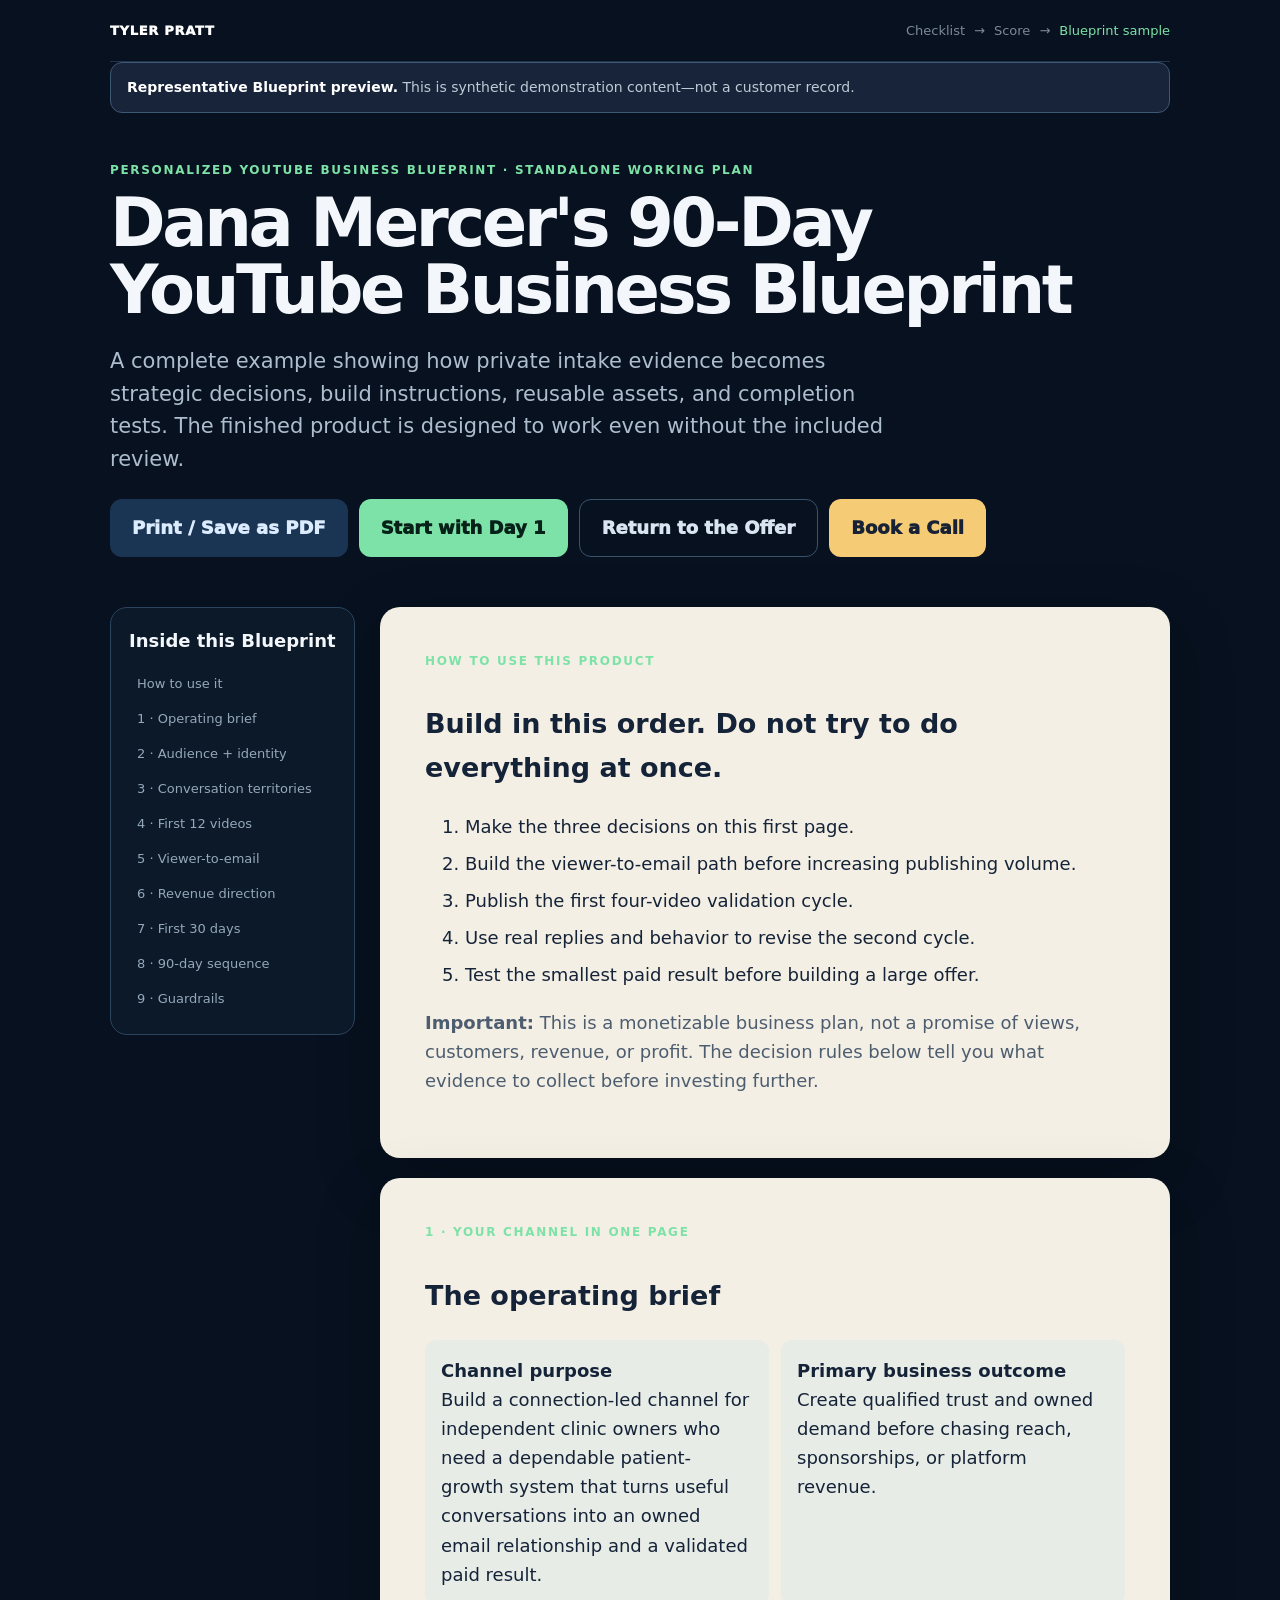
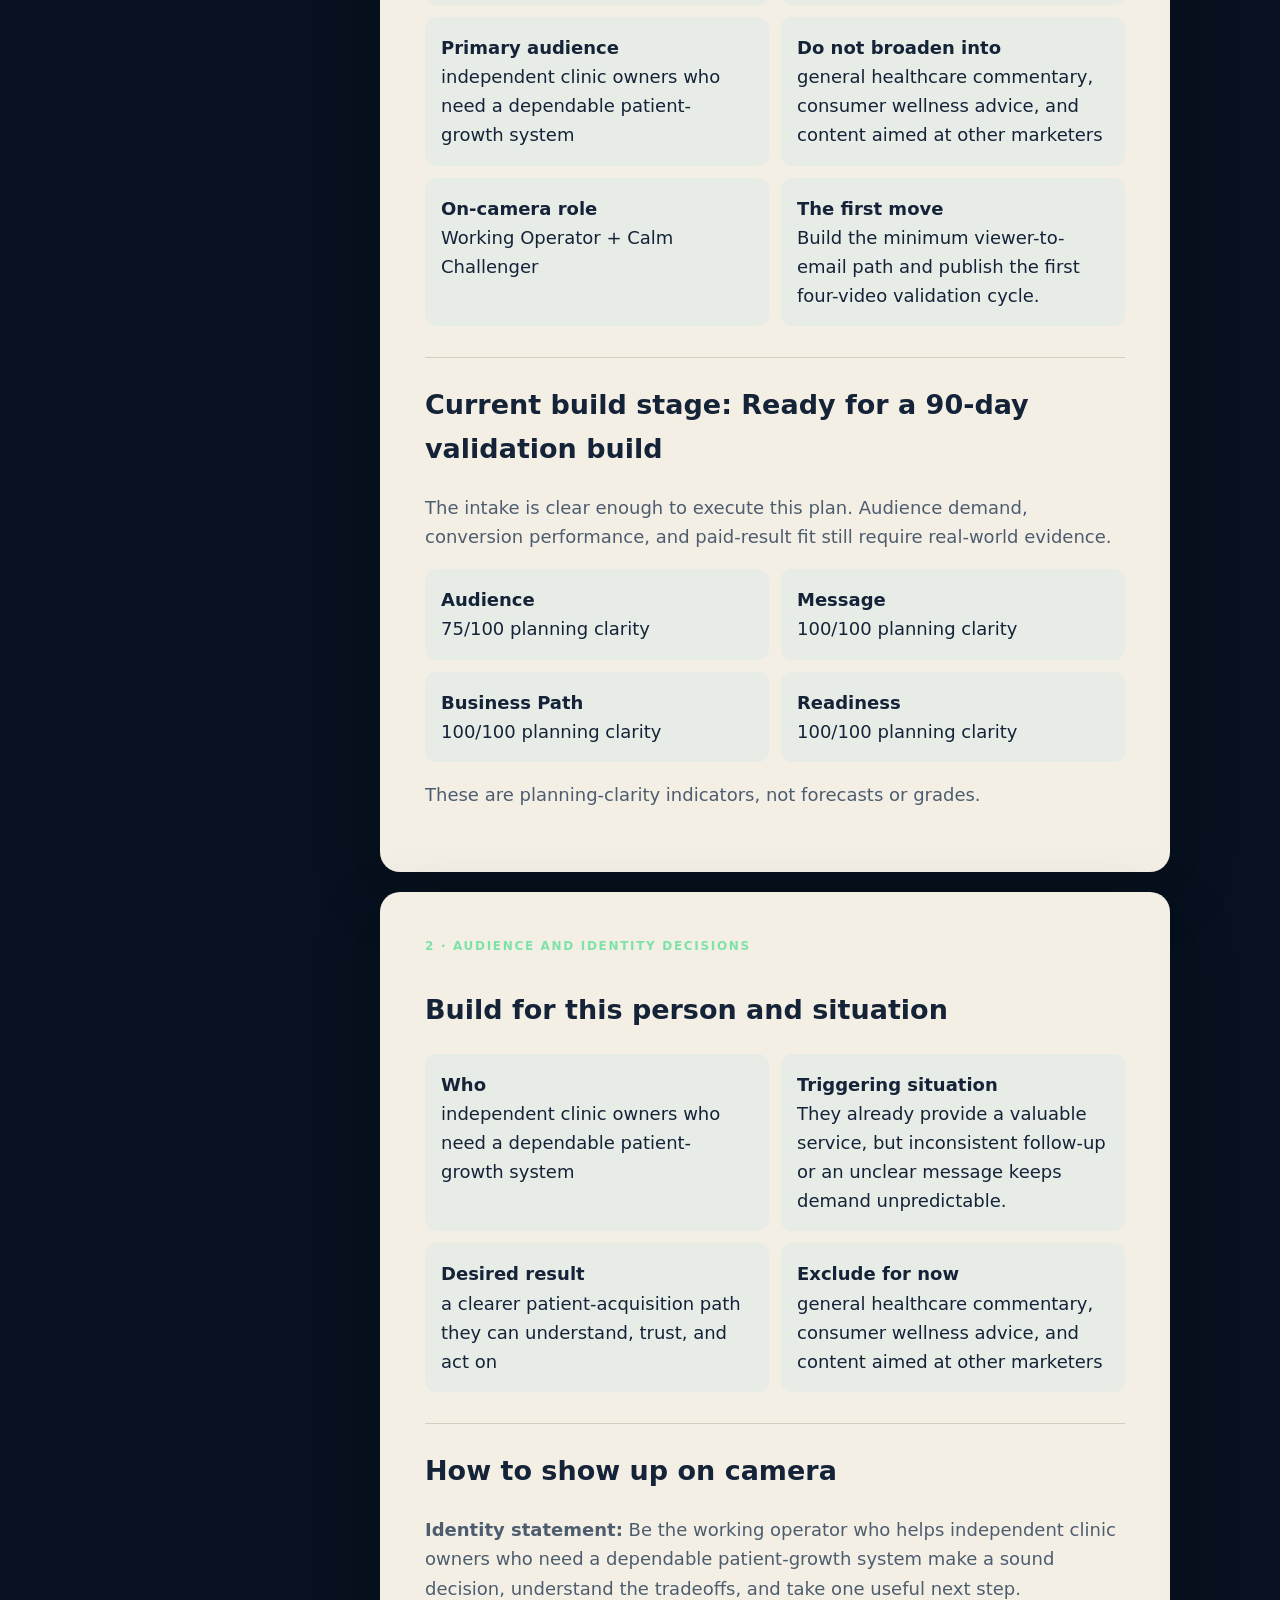
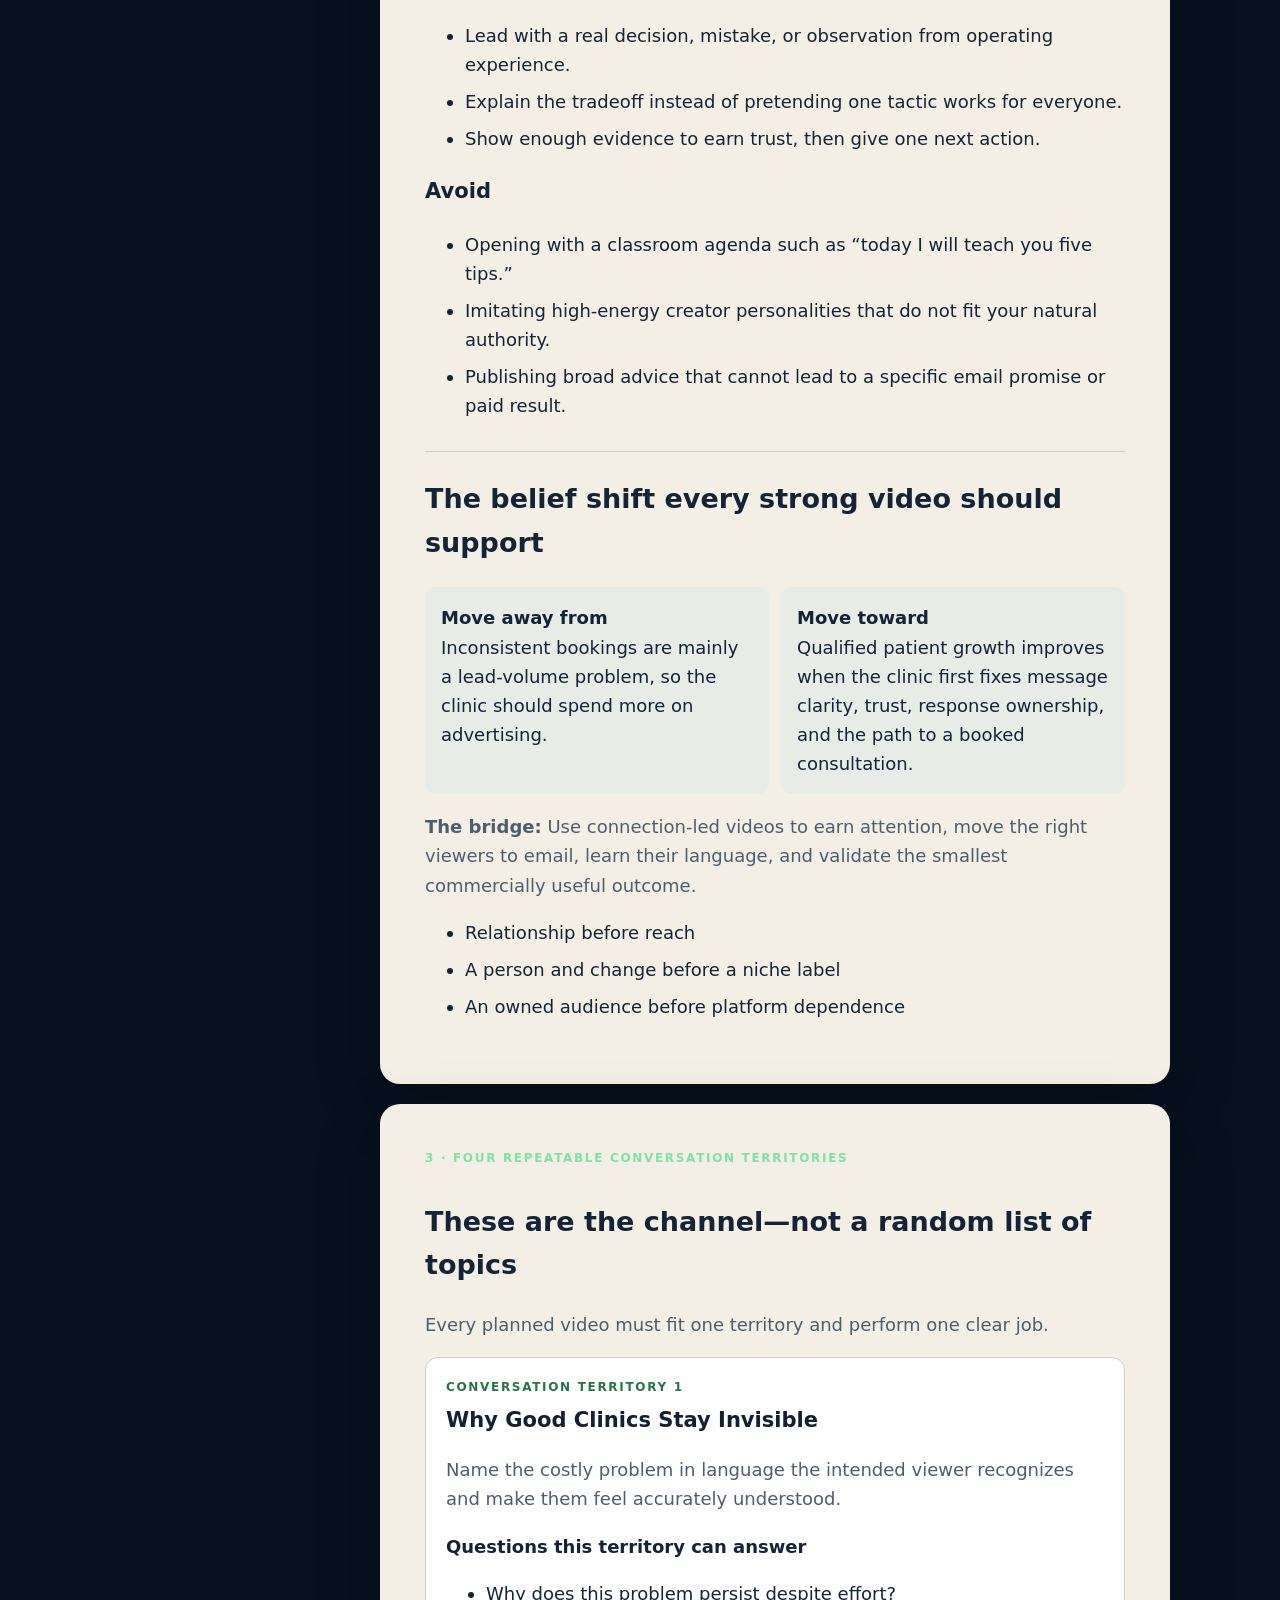
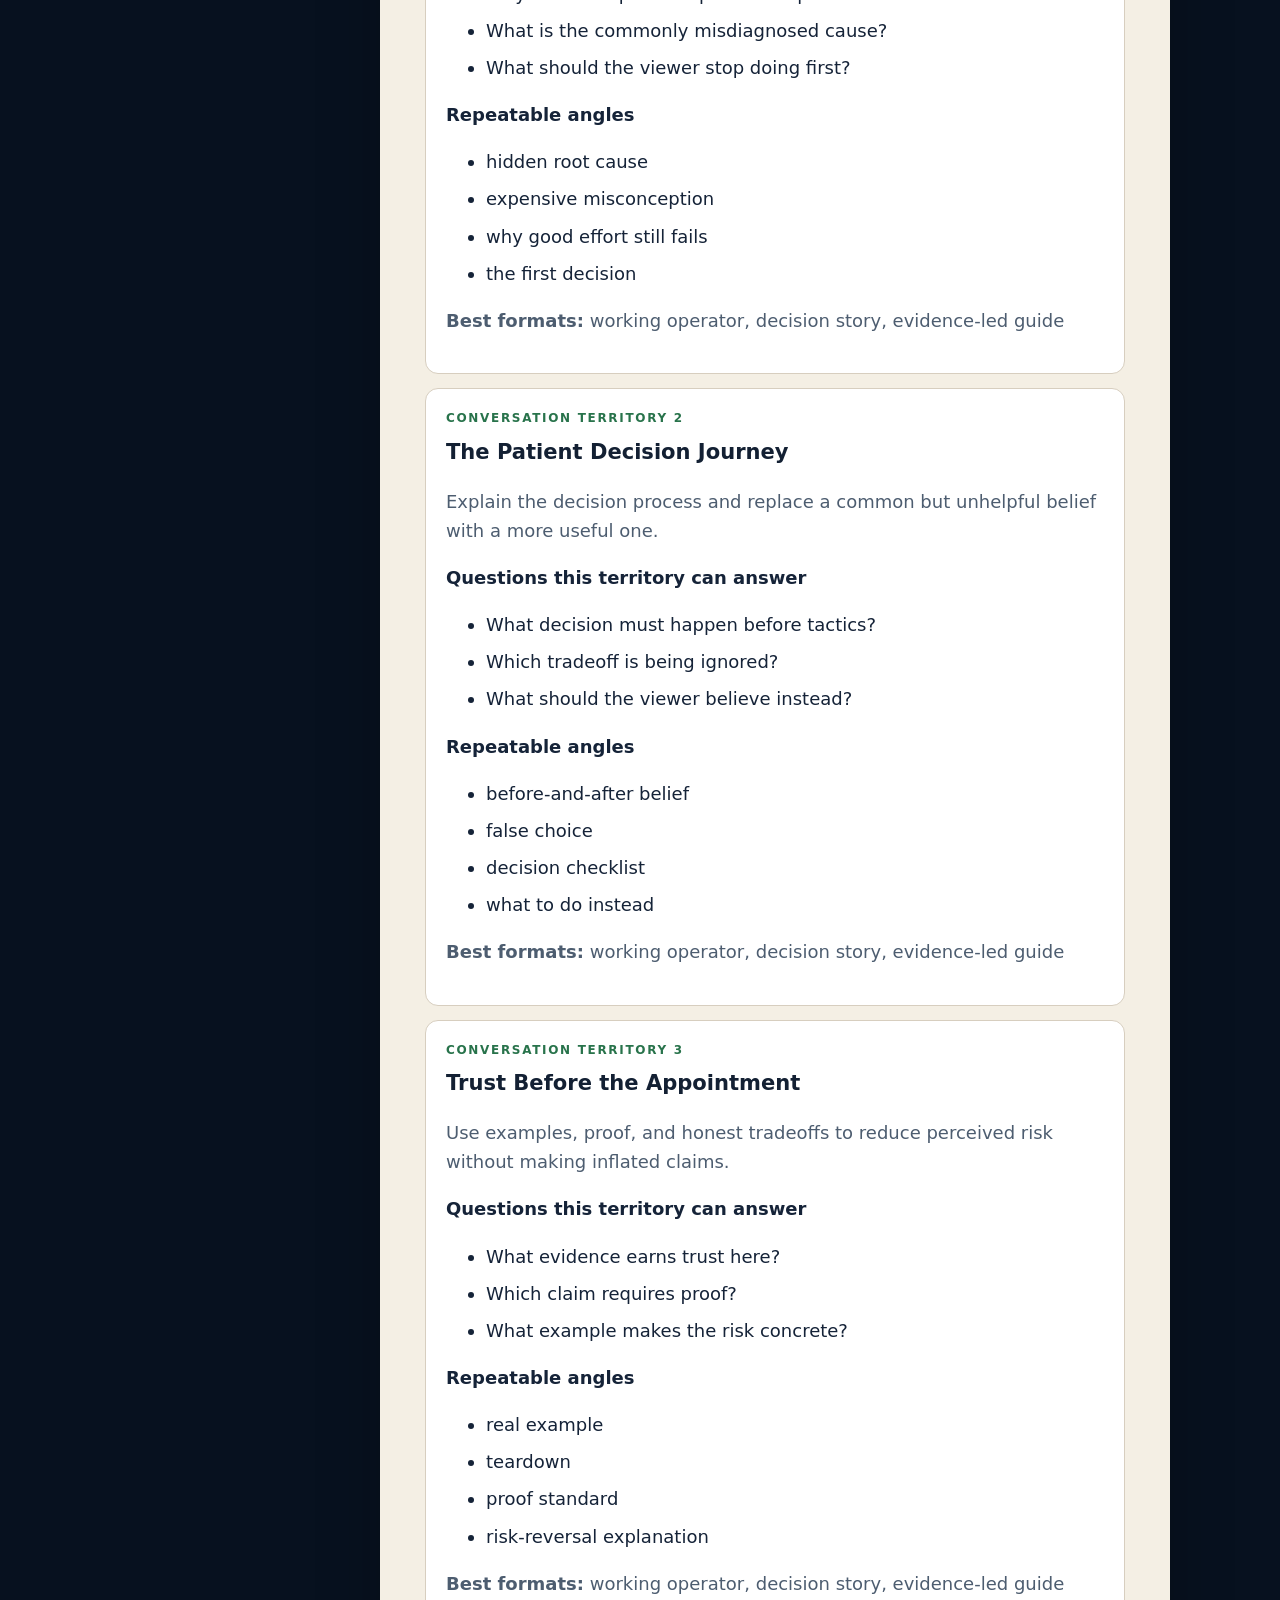
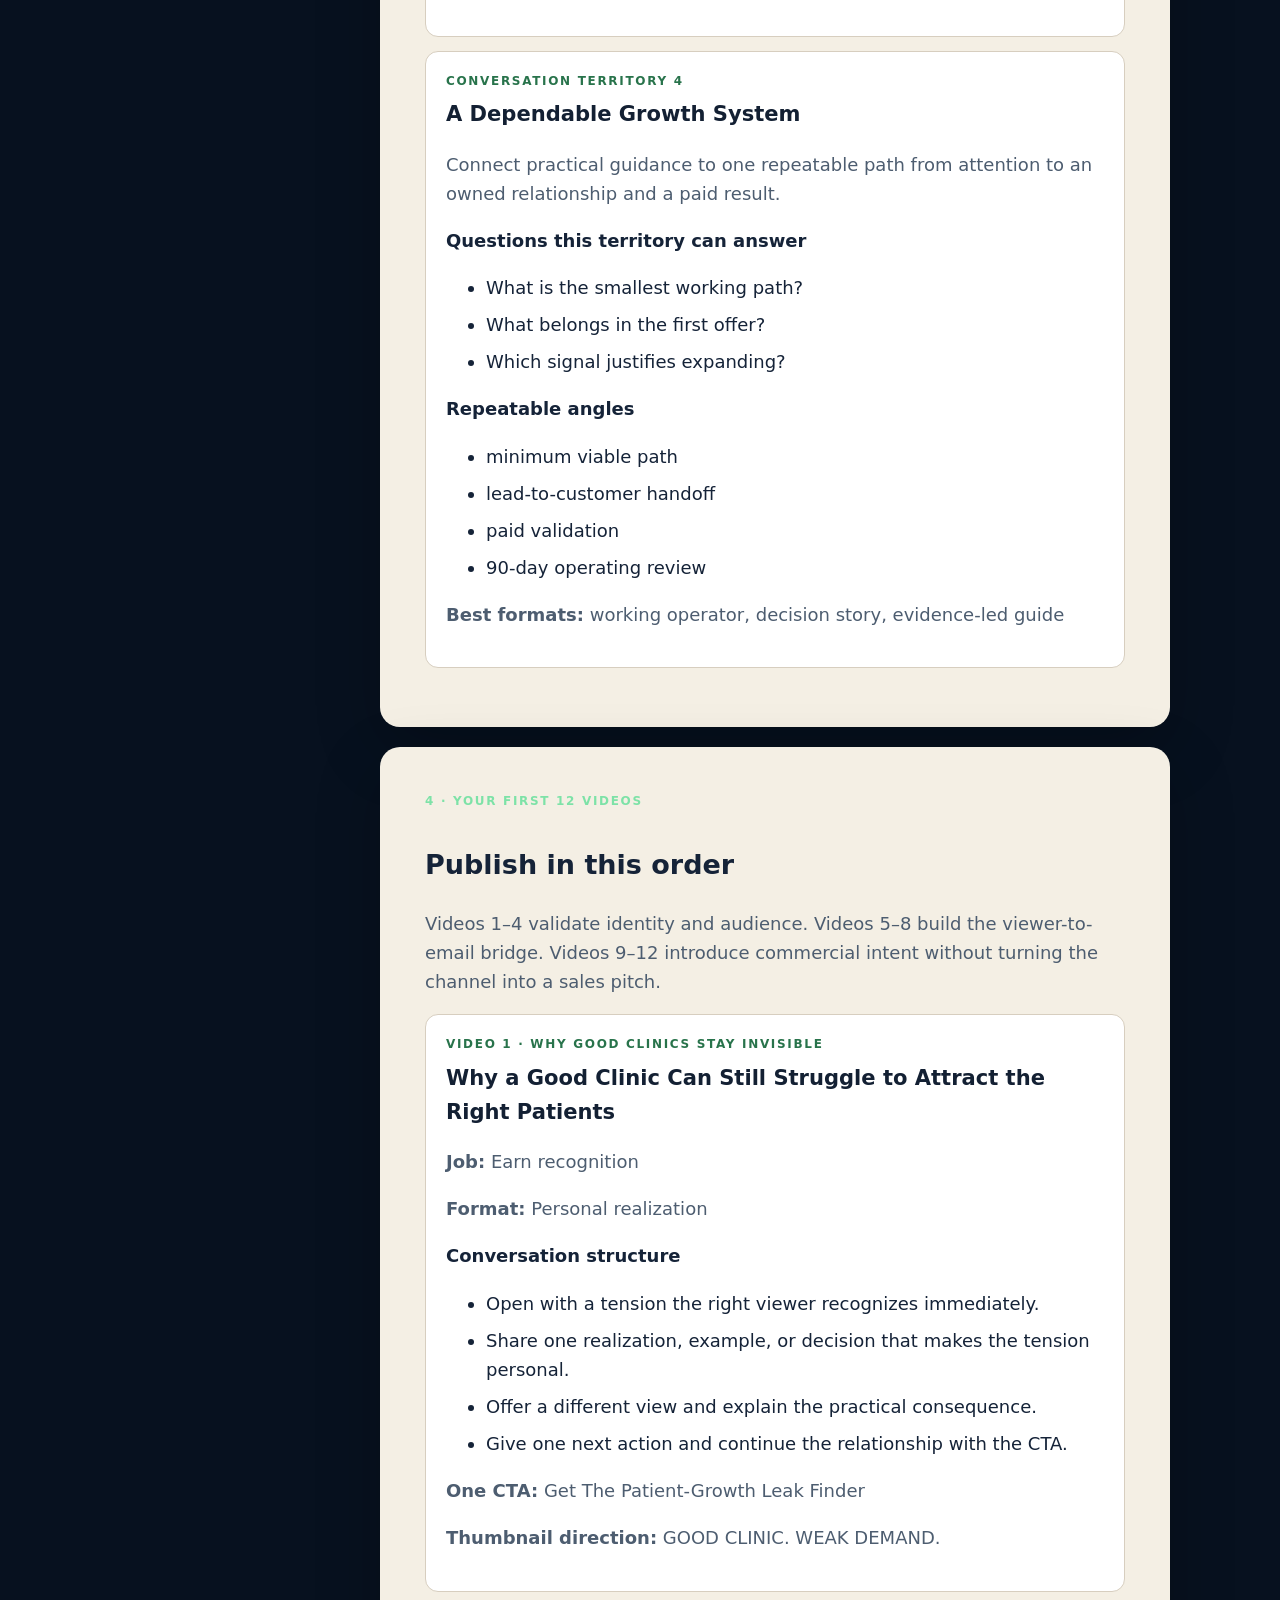
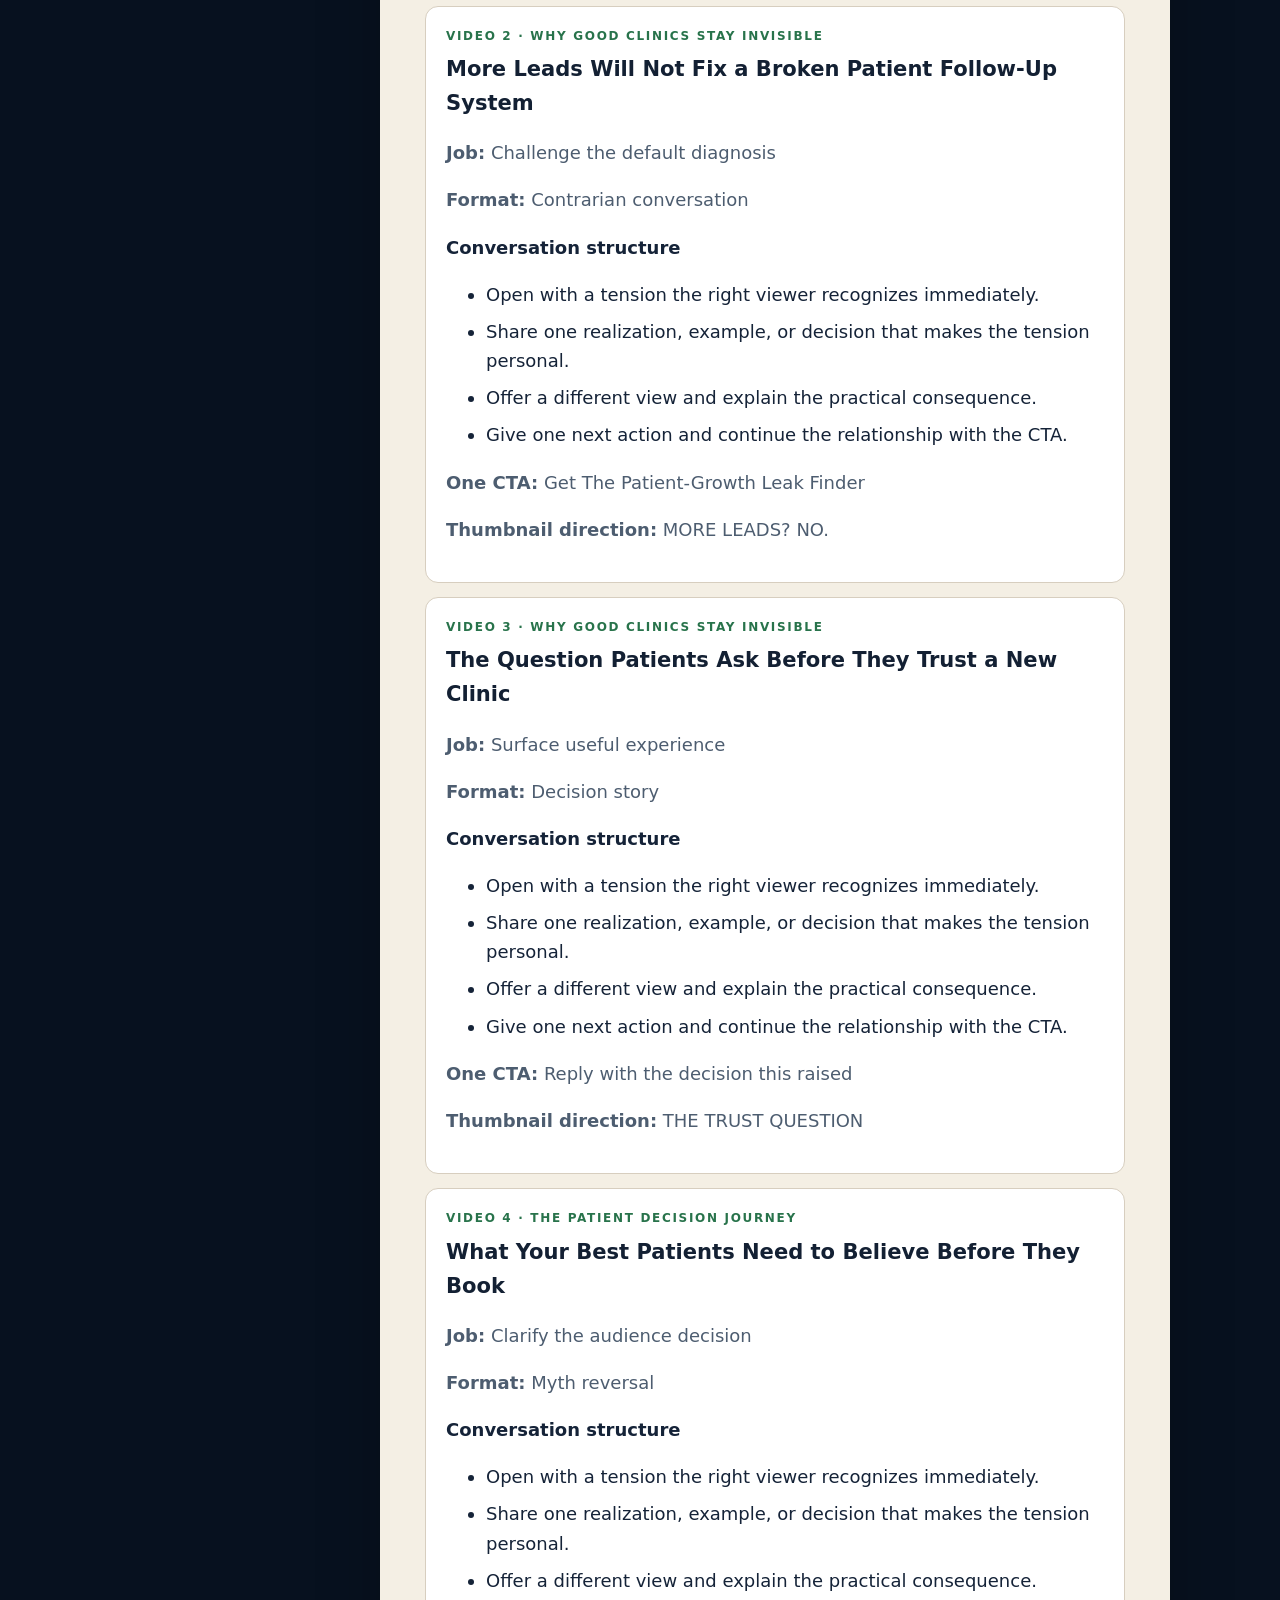
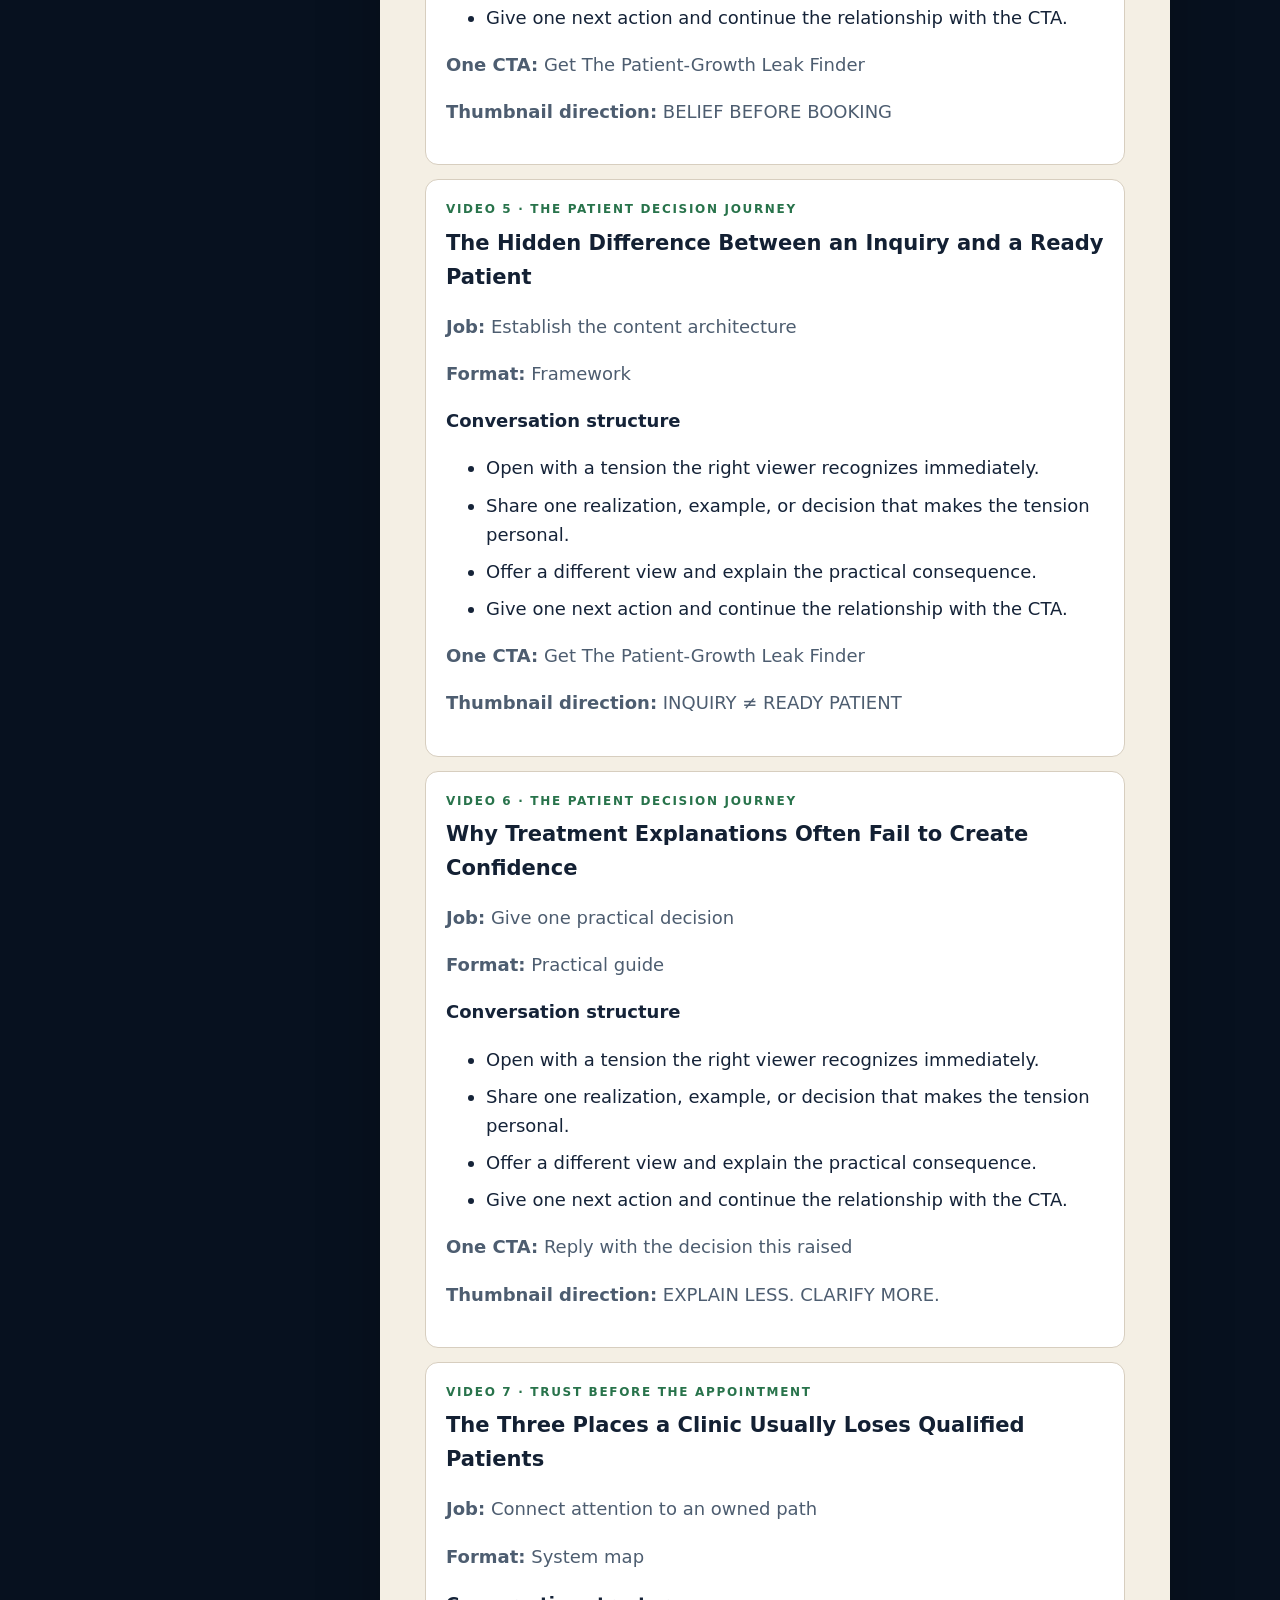
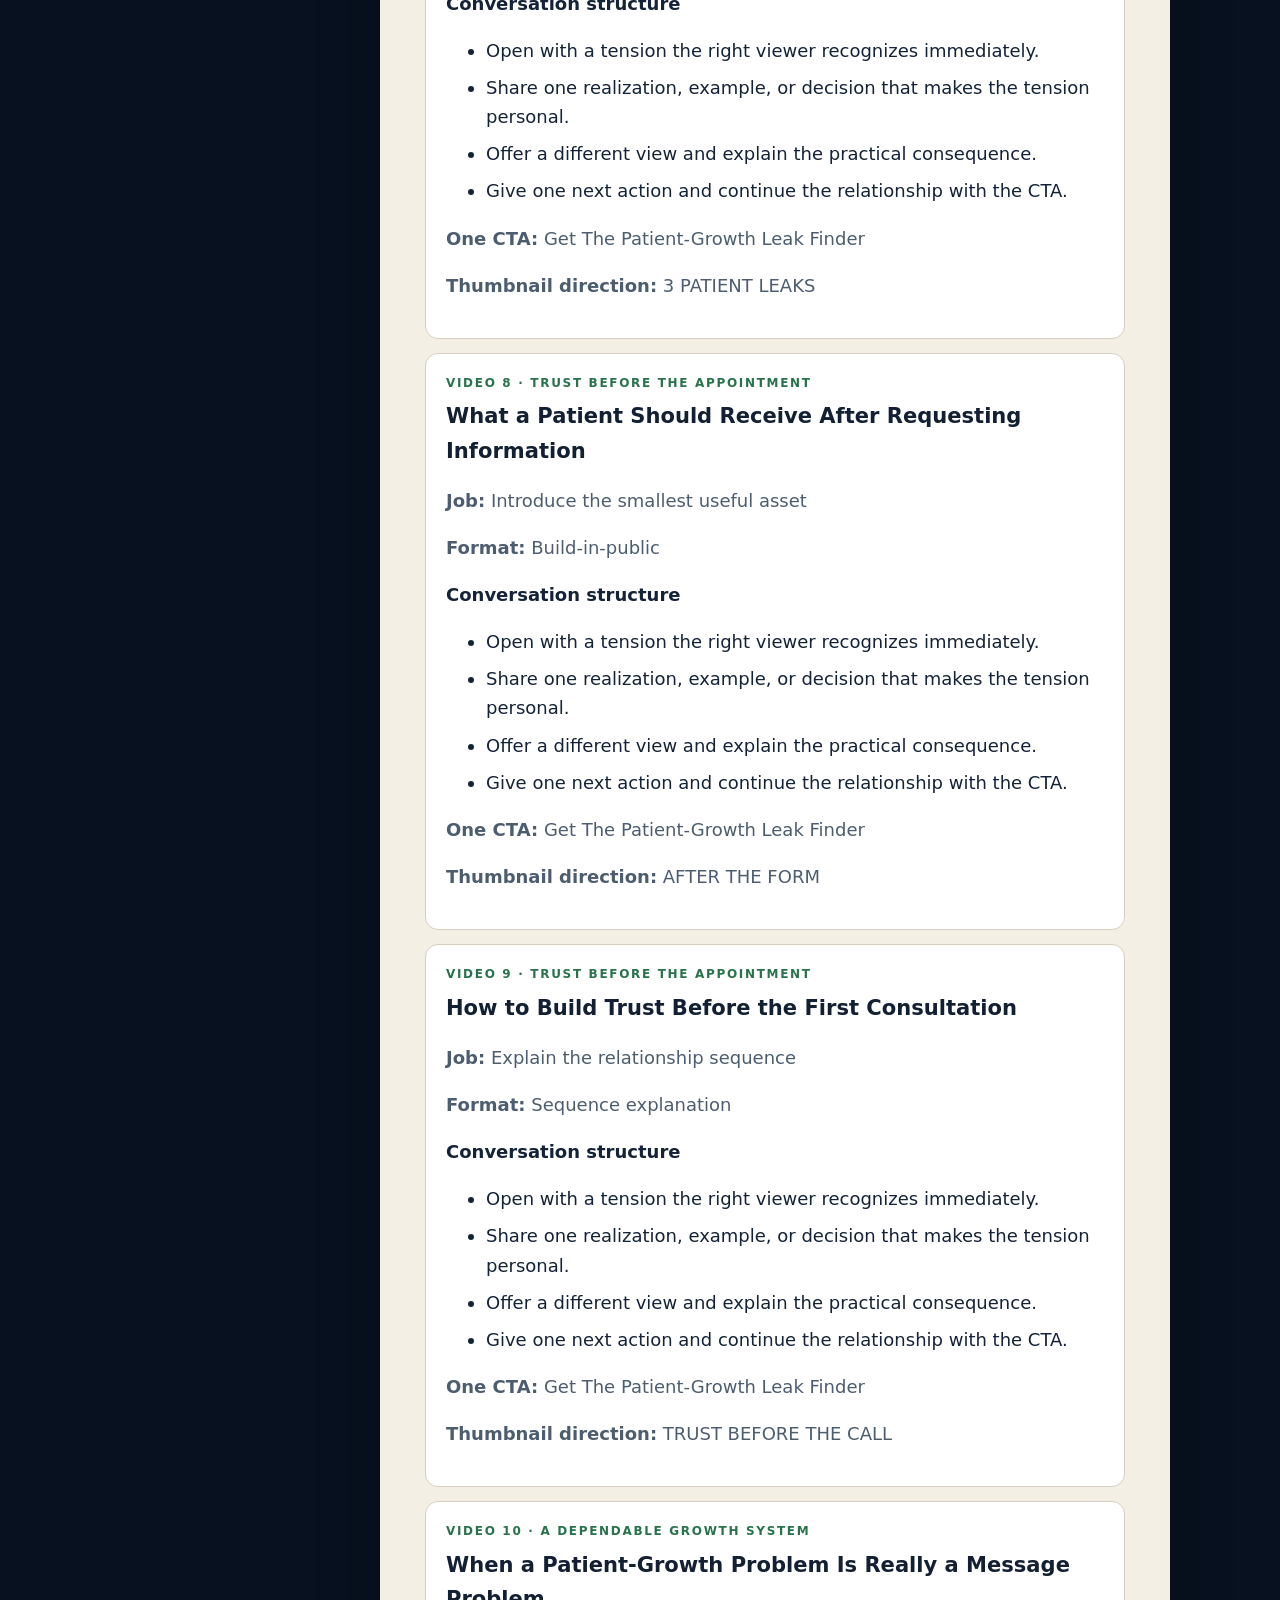
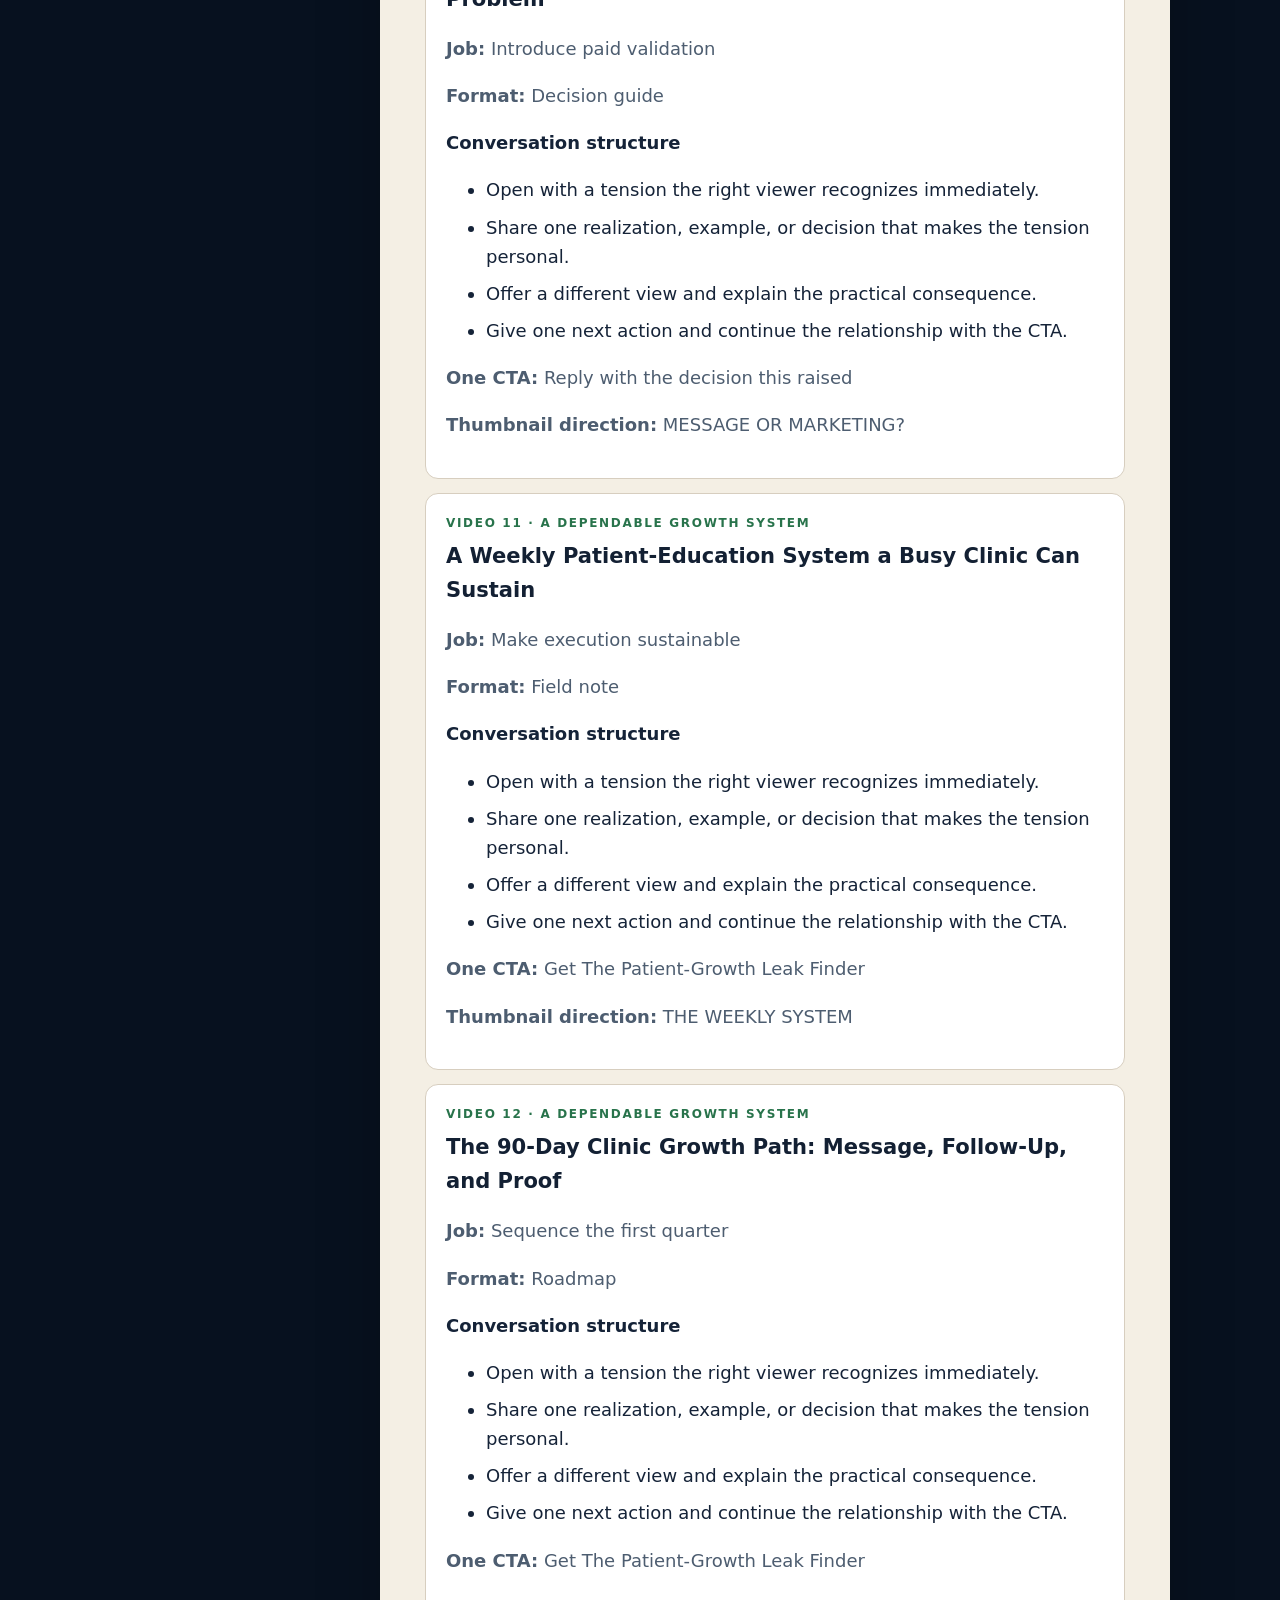
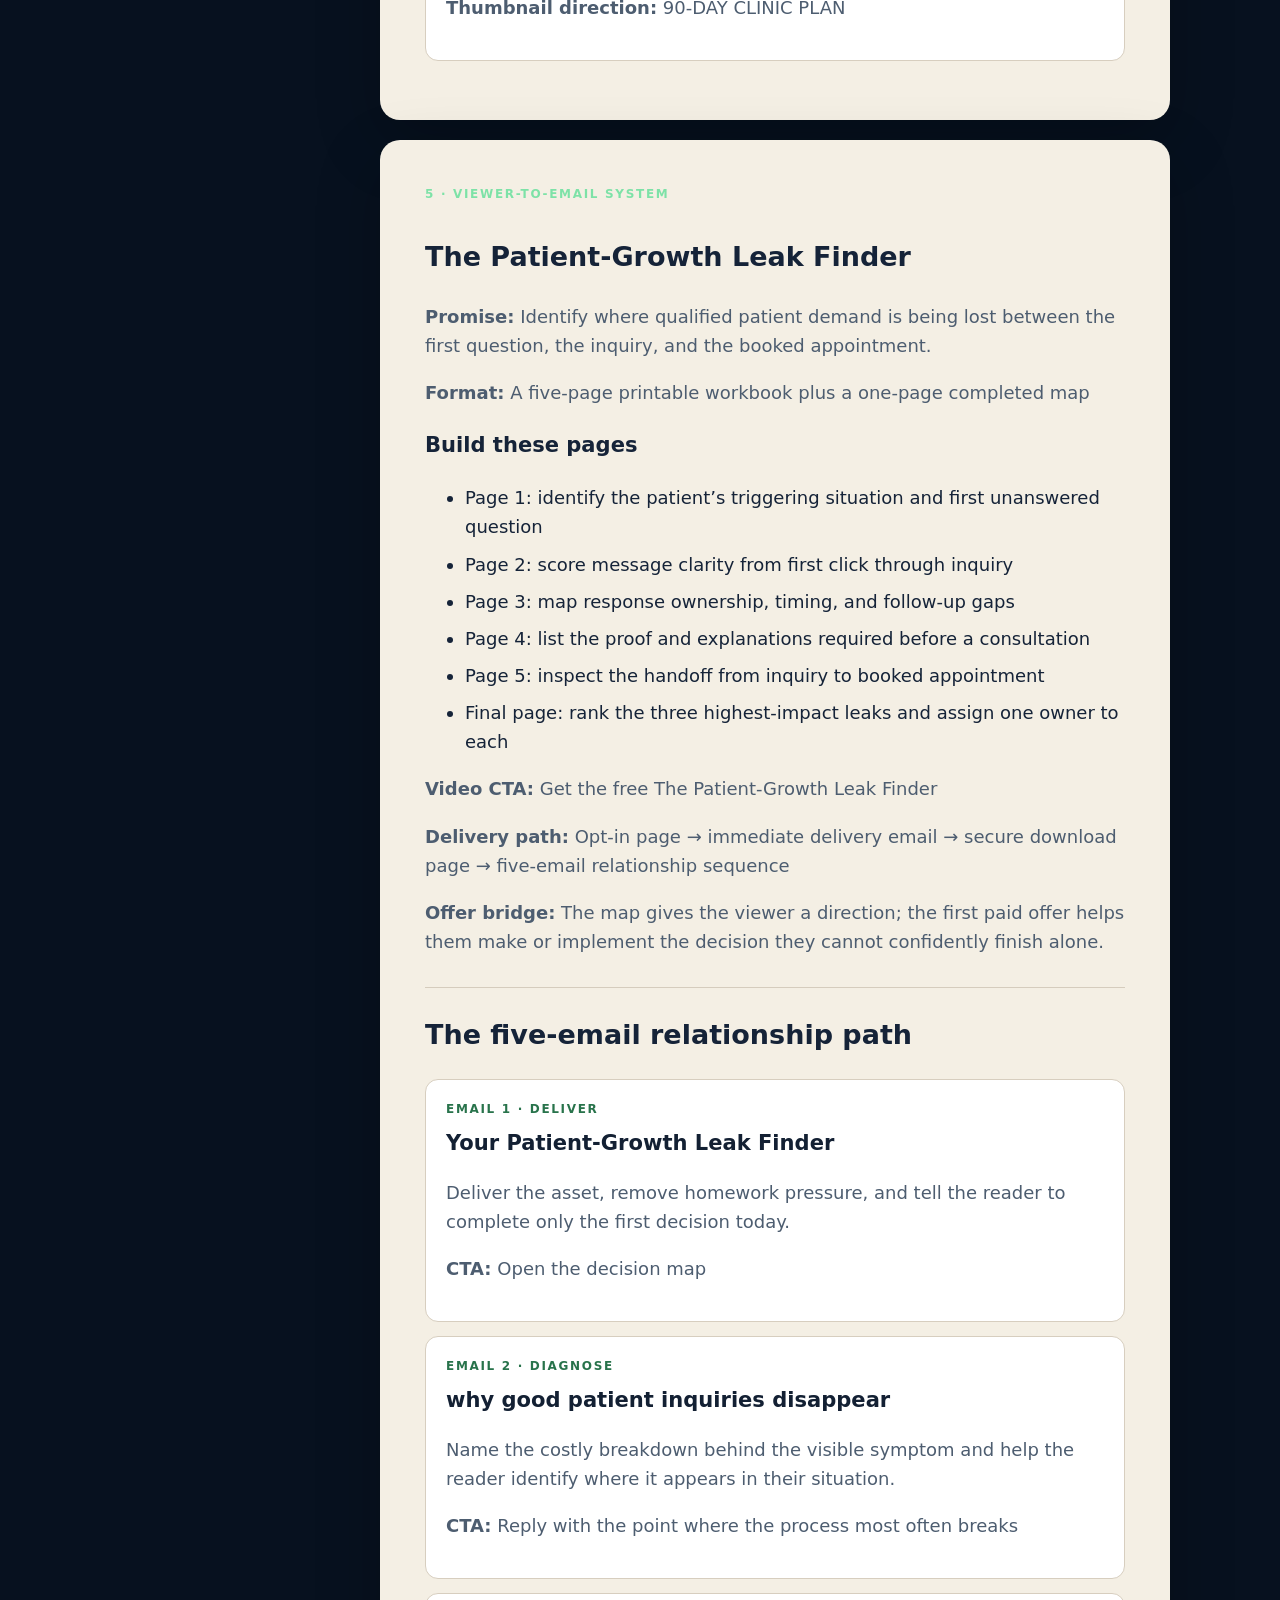
<file: blueprint-sample.html>
<!doctype html><html lang="en"><head><!-- Google Tag Manager --><script>(function(w,d,s,l,i){w[l]=w[l]||[];w[l].push({'gtm.start':new Date().getTime(),event:'gtm.js'});var f=d.getElementsByTagName(s)[0],j=d.createElement(s),dl=l!='dataLayer'?'&l='+l:'';j.async=true;j.src='https://www.googletagmanager.com/gtm.js?id='+i+dl;f.parentNode.insertBefore(j,f);})(window,document,'script','dataLayer','GTM-WGGFJ3PM');</script><!-- End Google Tag Manager --><meta charset="utf-8"><meta name="viewport" content="width=device-width,initial-scale=1"><link rel="icon" href="data:,"><title>Representative YouTube Business Blueprint | Tyler Pratt</title><style>
:root{--bg:#091321;--panel:#111f32;--line:#293d56;--ink:#eef5fb;--mut:#a8b7c8;--blue:#5daaff;--green:#6bdd9f;--paper:#f7f5ef;--dark:#132033}*{box-sizing:border-box}[hidden]{display:none!important}body{margin:0;background:var(--bg);color:var(--ink);font:16px/1.55 -apple-system,BlinkMacSystemFont,'Segoe UI',sans-serif}.wrap{width:min(980px,calc(100% - 30px));margin:auto;padding:34px 0 70px}a{color:var(--blue)}h1{font-size:clamp(32px,5vw,52px);line-height:1.05;letter-spacing:-.035em;margin:8px 0 13px}.sub{color:var(--mut);font-size:18px;max-width:780px}.eyebrow{color:var(--green);font-size:11px;font-weight:850;letter-spacing:.13em;text-transform:uppercase}.step,.card{background:var(--panel);border:1px solid var(--line);border-radius:14px;padding:21px;margin:14px 0}.step[hidden]{display:none}.step h2,.card h2{margin:0 0 6px}.step>p,.hint{color:var(--mut)}label{display:block;font-weight:700;margin:17px 0 6px}input,textarea,select{width:100%;background:#081321;border:1px solid var(--line);border-radius:9px;padding:12px;color:var(--ink);font:inherit}textarea{min-height:105px;resize:vertical}.required:after{content:' *';color:#ff9aae}.progress{height:7px;background:#15263b;border-radius:99px;overflow:hidden;margin:22px 0 4px}.progress i{display:block;height:100%;background:var(--green);transition:width .2s}.actions{display:flex;justify-content:space-between;gap:10px;margin-top:18px}.actions .back{background:#1a3553;color:#dcecff}.actions .next,.actions .submit{margin-left:auto}button,.btn{border:0;border-radius:9px;background:var(--green);color:#062016;font-weight:850;padding:12px 17px;cursor:pointer;text-decoration:none;display:inline-block}.error{color:#ffb4c4;min-height:24px;margin-top:9px}.paper{background:var(--paper);color:var(--dark);border-radius:16px;padding:30px;margin:18px 0}.paper p{color:#46556a}.paper h2{border-top:1px solid #ced6d1;padding-top:20px;margin-top:24px}.shift{display:grid;grid-template-columns:1fr 1fr;gap:12px}.shift div,.tile{background:#e9eee9;border-radius:10px;padding:13px}.list li{margin:7px 0}.schedule{background:#102c28;border:1px solid #285448;border-radius:14px;padding:21px;margin-top:20px}.slot-grid{display:grid;grid-template-columns:repeat(3,1fr);gap:10px}.slot{display:flex;align-items:center;gap:8px;border:1px solid #39705f;border-radius:9px;padding:11px;margin:0;cursor:pointer}.slot:has(input:checked){background:#19483d;border-color:var(--green)}.slot input{width:auto;margin:0}.topactions{display:flex;gap:10px;flex-wrap:wrap}.topactions button{background:#1a3553;color:#dcecff}.booking{border-left:4px solid var(--green)}.meta{display:flex;gap:8px;flex-wrap:wrap}.pill{background:#19334f;color:#bcdcff;border-radius:999px;padding:3px 10px;font-size:12px}.plan-card,.video-card{border:1px solid #cfd8d2;border-radius:12px;padding:16px;margin:14px 0;background:#fff}.plan-card h3,.video-card h3{margin:5px 0 8px;color:#132033}.blueprint-section{break-inside:avoid-page}.video-card{break-inside:avoid-page}.video-card .eyebrow,.plan-card .eyebrow{color:#28734b}@media print{body{background:#fff}.wrap{width:100%;padding:0}.paper{box-shadow:none;border:0}.schedule,.topactions{display:none}.blueprint-section{break-before:page}}@media(max-width:650px){.shift,.slot-grid{grid-template-columns:1fr}.paper{padding:20px}}@media print{body{background:white}.wrap{width:100%;padding:0}.topactions,.schedule,.prototype{display:none}.paper{padding:0}}
.book-review{background:#f6cb75!important;color:#182235!important}.booking-modal[hidden]{display:none!important}.booking-modal{position:fixed;inset:0;z-index:1000;display:grid;place-items:center;padding:20px}.booking-backdrop{position:absolute;inset:0;background:rgba(1,8,18,.82);backdrop-filter:blur(7px)}.booking-dialog{position:relative;width:min(700px,100%);max-height:min(760px,calc(100vh - 40px));overflow:auto;background:#101f32;border:1px solid #3b5672;border-radius:20px;padding:28px;box-shadow:0 30px 90px rgba(0,0,0,.55)}.booking-dialog h2{font-size:30px;line-height:1.08;margin:7px 45px 8px 0}.booking-dialog>p{color:#b6c4d3;margin:0 0 18px}.booking-close{position:absolute;right:17px;top:15px;width:40px;height:40px;padding:0;border-radius:50%;background:#1a3553;color:#fff;font-size:25px;line-height:1}.booking-status{border:1px solid #6e5b2d;background:#2a271e;color:#f4deb0;border-radius:11px;padding:12px 14px;margin:0 0 20px}.booking-status-loading{border-color:#36516d;background:#14283e;color:#d9e7f3}.booking-status-live{border-color:#3b7557;background:#173326;color:#bfead0}.booking-status-error{border-color:#88485a;background:#321b23;color:#ffd6df}.booking-status-empty{border-color:#6f6042;background:#29251d;color:#f0ddb5}.booking-label{display:block;font-size:12px;font-weight:850;letter-spacing:.08em;text-transform:uppercase;color:#8ca0b5;margin:20px 0 9px}.booking-dates{display:grid;grid-template-columns:repeat(4,1fr);gap:9px}.booking-date,.booking-slot{background:#14283e;color:#e9f2fa;border:1px solid #36516d;border-radius:10px;padding:12px 9px;font-weight:800}.booking-date[aria-pressed="true"],.booking-slot[aria-pressed="true"]{background:#78dfa5;color:#082016;border-color:#78dfa5}.booking-slots{display:grid;grid-template-columns:repeat(3,1fr);gap:9px}.booking-selection{min-height:27px;color:#f6cb75;font-weight:800;margin:17px 0 0}.booking-confirm{width:100%;margin-top:9px;min-height:50px}.booking-confirm:disabled{opacity:.45;cursor:not-allowed}.booking-result{background:#173326;border:1px solid #3b7557;border-radius:12px;padding:18px;margin-top:19px}.booking-result h3{margin:0 0 5px;color:#7de2a7}.booking-result p{margin:0;color:#d3e1dc}.modal-open{overflow:hidden}@media(max-width:620px){.booking-modal{padding:10px}.booking-dialog{padding:23px 17px;max-height:calc(100vh - 20px)}.booking-dialog h2{font-size:26px}.booking-dates{grid-template-columns:1fr 1fr}.booking-slots{grid-template-columns:1fr 1fr}.topactions>*{flex:1 1 100%;text-align:center}.booking-date,.booking-slot{min-height:48px}}@media print{.booking-modal,.book-review{display:none!important}}
</style><link rel="stylesheet" href="/funnel.css?v=20260804b"></head><body><main class="wrap"><nav class="funnel-nav" aria-label="Blueprint navigation"><a class="funnel-brand" href="/">TYLER PRATT</a><div class="funnel-path"><span>Checklist</span><span>→</span><span>Score</span><span>→</span><span class="current">Blueprint sample</span></div></nav><section class="prototype"><b>Representative Blueprint preview.</b> This is synthetic demonstration content—not a customer record.</section>
    <header class="blueprint-header"><div class="eyebrow">Personalized YouTube Business Blueprint · Standalone working plan</div>
    <h1>Dana Mercer's 90-Day YouTube Business Blueprint</h1>
    <p class="sub">A complete example showing how private intake evidence becomes strategic decisions, build instructions, reusable assets, and completion tests. The finished product is designed to work even without the included review.</p>
    <div class="topactions"><button onclick="window.print()">Print / Save as PDF</button><a class="btn" href="#day-1">Start with Day 1</a><a class="btn ghost" href="/youtube-business-blueprint">Return to the Offer</a><button class="book-review" id="open-booking" type="button">Book a Call</button></div></header>

    <div class="blueprint-layout"><aside class="blueprint-toc"><b>Inside this Blueprint</b><a href="#use">How to use it</a><a href="#brief">1 · Operating brief</a><a href="#audience">2 · Audience + identity</a><a href="#territories">3 · Conversation territories</a><a href="#videos">4 · First 12 videos</a><a href="#email">5 · Viewer-to-email</a><a href="#offer">6 · Revenue direction</a><a href="#day-1">7 · First 30 days</a><a href="#quarter">8 · 90-day sequence</a><a href="#guardrails">9 · Guardrails</a></aside><div class="blueprint-content">

    <article class="paper blueprint-section" id="use">
      <div class="eyebrow">How to use this product</div>
      <h2 style="border:0;padding:0">Build in this order. Do not try to do everything at once.</h2>
      <ol class="list"><li>Make the three decisions on this first page.</li><li>Build the viewer-to-email path before increasing publishing volume.</li><li>Publish the first four-video validation cycle.</li><li>Use real replies and behavior to revise the second cycle.</li><li>Test the smallest paid result before building a large offer.</li></ol>
      <p><b>Important:</b> This is a monetizable business plan, not a promise of views, customers, revenue, or profit. The decision rules below tell you what evidence to collect before investing further.</p>
    </article>

    <article class="paper blueprint-section" id="brief">
      <div class="eyebrow">1 · Your channel in one page</div>
      <h2 style="border:0;padding:0">The operating brief</h2>
      <div class="shift">
        <div><b>Channel purpose</b><br>Build a connection-led channel for independent clinic owners who need a dependable patient-growth system that turns useful conversations into an owned email relationship and a validated paid result.</div>
        <div><b>Primary business outcome</b><br>Create qualified trust and owned demand before chasing reach, sponsorships, or platform revenue.</div>
        <div><b>Primary audience</b><br>independent clinic owners who need a dependable patient-growth system</div>
        <div><b>Do not broaden into</b><br>general healthcare commentary, consumer wellness advice, and content aimed at other marketers</div>
        <div><b>On-camera role</b><br>Working Operator + Calm Challenger</div>
        <div><b>The first move</b><br>Build the minimum viewer-to-email path and publish the first four-video validation cycle.</div>
      </div>
      <h2>Current build stage: Ready for a 90-day validation build</h2>
      <p>The intake is clear enough to execute this plan. Audience demand, conversion performance, and paid-result fit still require real-world evidence.</p>
      <div class="shift"><div><b>Audience</b><br>75/100 planning clarity</div><div><b>Message</b><br>100/100 planning clarity</div><div><b>Business Path</b><br>100/100 planning clarity</div><div><b>Readiness</b><br>100/100 planning clarity</div></div>
      <p class="hint">These are planning-clarity indicators, not forecasts or grades.</p>
    </article>

    <article class="paper blueprint-section" id="audience">
      <div class="eyebrow">2 · Audience and identity decisions</div>
      <h2 style="border:0;padding:0">Build for this person and situation</h2>
      <div class="shift"><div><b>Who</b><br>independent clinic owners who need a dependable patient-growth system</div><div><b>Triggering situation</b><br>They already provide a valuable service, but inconsistent follow-up or an unclear message keeps demand unpredictable.</div><div><b>Desired result</b><br>a clearer patient-acquisition path they can understand, trust, and act on</div><div><b>Exclude for now</b><br>general healthcare commentary, consumer wellness advice, and content aimed at other marketers</div></div>
      <h2>How to show up on camera</h2>
      <p><b>Identity statement:</b> Be the working operator who helps independent clinic owners who need a dependable patient-growth system make a sound decision, understand the tradeoffs, and take one useful next step.</p>
      <ul class="list"><li>Lead with a real decision, mistake, or observation from operating experience.</li><li>Explain the tradeoff instead of pretending one tactic works for everyone.</li><li>Show enough evidence to earn trust, then give one next action.</li></ul>
      <h3>Avoid</h3><ul class="list"><li>Opening with a classroom agenda such as “today I will teach you five tips.”</li><li>Imitating high-energy creator personalities that do not fit your natural authority.</li><li>Publishing broad advice that cannot lead to a specific email promise or paid result.</li></ul>
      <h2>The belief shift every strong video should support</h2>
      <div class="shift"><div><b>Move away from</b><br>Inconsistent bookings are mainly a lead-volume problem, so the clinic should spend more on advertising.</div><div><b>Move toward</b><br>Qualified patient growth improves when the clinic first fixes message clarity, trust, response ownership, and the path to a booked consultation.</div></div>
      <p><b>The bridge:</b> Use connection-led videos to earn attention, move the right viewers to email, learn their language, and validate the smallest commercially useful outcome.</p>
      <ul class="list"><li>Relationship before reach</li><li>A person and change before a niche label</li><li>An owned audience before platform dependence</li></ul>
    </article>

    <article class="paper blueprint-section" id="territories"><div class="eyebrow">3 · Four repeatable conversation territories</div><h2 style="border:0;padding:0">These are the channel—not a random list of topics</h2><p>Every planned video must fit one territory and perform one clear job.</p><section class="plan-card"><div class="eyebrow">Conversation territory 1</div><h3>Why Good Clinics Stay Invisible</h3><p>Name the costly problem in language the intended viewer recognizes and make them feel accurately understood.</p><b>Questions this territory can answer</b><ul class="list"><li>Why does this problem persist despite effort?</li><li>What is the commonly misdiagnosed cause?</li><li>What should the viewer stop doing first?</li></ul><b>Repeatable angles</b><ul class="list"><li>hidden root cause</li><li>expensive misconception</li><li>why good effort still fails</li><li>the first decision</li></ul><p><b>Best formats:</b> working operator, decision story, evidence-led guide</p></section><section class="plan-card"><div class="eyebrow">Conversation territory 2</div><h3>The Patient Decision Journey</h3><p>Explain the decision process and replace a common but unhelpful belief with a more useful one.</p><b>Questions this territory can answer</b><ul class="list"><li>What decision must happen before tactics?</li><li>Which tradeoff is being ignored?</li><li>What should the viewer believe instead?</li></ul><b>Repeatable angles</b><ul class="list"><li>before-and-after belief</li><li>false choice</li><li>decision checklist</li><li>what to do instead</li></ul><p><b>Best formats:</b> working operator, decision story, evidence-led guide</p></section><section class="plan-card"><div class="eyebrow">Conversation territory 3</div><h3>Trust Before the Appointment</h3><p>Use examples, proof, and honest tradeoffs to reduce perceived risk without making inflated claims.</p><b>Questions this territory can answer</b><ul class="list"><li>What evidence earns trust here?</li><li>Which claim requires proof?</li><li>What example makes the risk concrete?</li></ul><b>Repeatable angles</b><ul class="list"><li>real example</li><li>teardown</li><li>proof standard</li><li>risk-reversal explanation</li></ul><p><b>Best formats:</b> working operator, decision story, evidence-led guide</p></section><section class="plan-card"><div class="eyebrow">Conversation territory 4</div><h3>A Dependable Growth System</h3><p>Connect practical guidance to one repeatable path from attention to an owned relationship and a paid result.</p><b>Questions this territory can answer</b><ul class="list"><li>What is the smallest working path?</li><li>What belongs in the first offer?</li><li>Which signal justifies expanding?</li></ul><b>Repeatable angles</b><ul class="list"><li>minimum viable path</li><li>lead-to-customer handoff</li><li>paid validation</li><li>90-day operating review</li></ul><p><b>Best formats:</b> working operator, decision story, evidence-led guide</p></section></article>

    <article class="paper blueprint-section" id="videos"><div class="eyebrow">4 · Your first 12 videos</div><h2 style="border:0;padding:0">Publish in this order</h2><p>Videos 1–4 validate identity and audience. Videos 5–8 build the viewer-to-email bridge. Videos 9–12 introduce commercial intent without turning the channel into a sales pitch.</p><section class="video-card"><div class="eyebrow">Video 1 · Why Good Clinics Stay Invisible</div><h3>Why a Good Clinic Can Still Struggle to Attract the Right Patients</h3><p><b>Job:</b> Earn recognition</p><p><b>Format:</b> Personal realization</p><b>Conversation structure</b><ul class="list"><li>Open with a tension the right viewer recognizes immediately.</li><li>Share one realization, example, or decision that makes the tension personal.</li><li>Offer a different view and explain the practical consequence.</li><li>Give one next action and continue the relationship with the CTA.</li></ul><p><b>One CTA:</b> Get The Patient-Growth Leak Finder</p><p><b>Thumbnail direction:</b> GOOD CLINIC. WEAK DEMAND.</p></section><section class="video-card"><div class="eyebrow">Video 2 · Why Good Clinics Stay Invisible</div><h3>More Leads Will Not Fix a Broken Patient Follow-Up System</h3><p><b>Job:</b> Challenge the default diagnosis</p><p><b>Format:</b> Contrarian conversation</p><b>Conversation structure</b><ul class="list"><li>Open with a tension the right viewer recognizes immediately.</li><li>Share one realization, example, or decision that makes the tension personal.</li><li>Offer a different view and explain the practical consequence.</li><li>Give one next action and continue the relationship with the CTA.</li></ul><p><b>One CTA:</b> Get The Patient-Growth Leak Finder</p><p><b>Thumbnail direction:</b> MORE LEADS? NO.</p></section><section class="video-card"><div class="eyebrow">Video 3 · Why Good Clinics Stay Invisible</div><h3>The Question Patients Ask Before They Trust a New Clinic</h3><p><b>Job:</b> Surface useful experience</p><p><b>Format:</b> Decision story</p><b>Conversation structure</b><ul class="list"><li>Open with a tension the right viewer recognizes immediately.</li><li>Share one realization, example, or decision that makes the tension personal.</li><li>Offer a different view and explain the practical consequence.</li><li>Give one next action and continue the relationship with the CTA.</li></ul><p><b>One CTA:</b> Reply with the decision this raised</p><p><b>Thumbnail direction:</b> THE TRUST QUESTION</p></section><section class="video-card"><div class="eyebrow">Video 4 · The Patient Decision Journey</div><h3>What Your Best Patients Need to Believe Before They Book</h3><p><b>Job:</b> Clarify the audience decision</p><p><b>Format:</b> Myth reversal</p><b>Conversation structure</b><ul class="list"><li>Open with a tension the right viewer recognizes immediately.</li><li>Share one realization, example, or decision that makes the tension personal.</li><li>Offer a different view and explain the practical consequence.</li><li>Give one next action and continue the relationship with the CTA.</li></ul><p><b>One CTA:</b> Get The Patient-Growth Leak Finder</p><p><b>Thumbnail direction:</b> BELIEF BEFORE BOOKING</p></section><section class="video-card"><div class="eyebrow">Video 5 · The Patient Decision Journey</div><h3>The Hidden Difference Between an Inquiry and a Ready Patient</h3><p><b>Job:</b> Establish the content architecture</p><p><b>Format:</b> Framework</p><b>Conversation structure</b><ul class="list"><li>Open with a tension the right viewer recognizes immediately.</li><li>Share one realization, example, or decision that makes the tension personal.</li><li>Offer a different view and explain the practical consequence.</li><li>Give one next action and continue the relationship with the CTA.</li></ul><p><b>One CTA:</b> Get The Patient-Growth Leak Finder</p><p><b>Thumbnail direction:</b> INQUIRY ≠ READY PATIENT</p></section><section class="video-card"><div class="eyebrow">Video 6 · The Patient Decision Journey</div><h3>Why Treatment Explanations Often Fail to Create Confidence</h3><p><b>Job:</b> Give one practical decision</p><p><b>Format:</b> Practical guide</p><b>Conversation structure</b><ul class="list"><li>Open with a tension the right viewer recognizes immediately.</li><li>Share one realization, example, or decision that makes the tension personal.</li><li>Offer a different view and explain the practical consequence.</li><li>Give one next action and continue the relationship with the CTA.</li></ul><p><b>One CTA:</b> Reply with the decision this raised</p><p><b>Thumbnail direction:</b> EXPLAIN LESS. CLARIFY MORE.</p></section><section class="video-card"><div class="eyebrow">Video 7 · Trust Before the Appointment</div><h3>The Three Places a Clinic Usually Loses Qualified Patients</h3><p><b>Job:</b> Connect attention to an owned path</p><p><b>Format:</b> System map</p><b>Conversation structure</b><ul class="list"><li>Open with a tension the right viewer recognizes immediately.</li><li>Share one realization, example, or decision that makes the tension personal.</li><li>Offer a different view and explain the practical consequence.</li><li>Give one next action and continue the relationship with the CTA.</li></ul><p><b>One CTA:</b> Get The Patient-Growth Leak Finder</p><p><b>Thumbnail direction:</b> 3 PATIENT LEAKS</p></section><section class="video-card"><div class="eyebrow">Video 8 · Trust Before the Appointment</div><h3>What a Patient Should Receive After Requesting Information</h3><p><b>Job:</b> Introduce the smallest useful asset</p><p><b>Format:</b> Build-in-public</p><b>Conversation structure</b><ul class="list"><li>Open with a tension the right viewer recognizes immediately.</li><li>Share one realization, example, or decision that makes the tension personal.</li><li>Offer a different view and explain the practical consequence.</li><li>Give one next action and continue the relationship with the CTA.</li></ul><p><b>One CTA:</b> Get The Patient-Growth Leak Finder</p><p><b>Thumbnail direction:</b> AFTER THE FORM</p></section><section class="video-card"><div class="eyebrow">Video 9 · Trust Before the Appointment</div><h3>How to Build Trust Before the First Consultation</h3><p><b>Job:</b> Explain the relationship sequence</p><p><b>Format:</b> Sequence explanation</p><b>Conversation structure</b><ul class="list"><li>Open with a tension the right viewer recognizes immediately.</li><li>Share one realization, example, or decision that makes the tension personal.</li><li>Offer a different view and explain the practical consequence.</li><li>Give one next action and continue the relationship with the CTA.</li></ul><p><b>One CTA:</b> Get The Patient-Growth Leak Finder</p><p><b>Thumbnail direction:</b> TRUST BEFORE THE CALL</p></section><section class="video-card"><div class="eyebrow">Video 10 · A Dependable Growth System</div><h3>When a Patient-Growth Problem Is Really a Message Problem</h3><p><b>Job:</b> Introduce paid validation</p><p><b>Format:</b> Decision guide</p><b>Conversation structure</b><ul class="list"><li>Open with a tension the right viewer recognizes immediately.</li><li>Share one realization, example, or decision that makes the tension personal.</li><li>Offer a different view and explain the practical consequence.</li><li>Give one next action and continue the relationship with the CTA.</li></ul><p><b>One CTA:</b> Reply with the decision this raised</p><p><b>Thumbnail direction:</b> MESSAGE OR MARKETING?</p></section><section class="video-card"><div class="eyebrow">Video 11 · A Dependable Growth System</div><h3>A Weekly Patient-Education System a Busy Clinic Can Sustain</h3><p><b>Job:</b> Make execution sustainable</p><p><b>Format:</b> Field note</p><b>Conversation structure</b><ul class="list"><li>Open with a tension the right viewer recognizes immediately.</li><li>Share one realization, example, or decision that makes the tension personal.</li><li>Offer a different view and explain the practical consequence.</li><li>Give one next action and continue the relationship with the CTA.</li></ul><p><b>One CTA:</b> Get The Patient-Growth Leak Finder</p><p><b>Thumbnail direction:</b> THE WEEKLY SYSTEM</p></section><section class="video-card"><div class="eyebrow">Video 12 · A Dependable Growth System</div><h3>The 90-Day Clinic Growth Path: Message, Follow-Up, and Proof</h3><p><b>Job:</b> Sequence the first quarter</p><p><b>Format:</b> Roadmap</p><b>Conversation structure</b><ul class="list"><li>Open with a tension the right viewer recognizes immediately.</li><li>Share one realization, example, or decision that makes the tension personal.</li><li>Offer a different view and explain the practical consequence.</li><li>Give one next action and continue the relationship with the CTA.</li></ul><p><b>One CTA:</b> Get The Patient-Growth Leak Finder</p><p><b>Thumbnail direction:</b> 90-DAY CLINIC PLAN</p></section></article>

    <article class="paper blueprint-section" id="email">
      <div class="eyebrow">5 · Viewer-to-email system</div><h2 style="border:0;padding:0">The Patient-Growth Leak Finder</h2>
      <p><b>Promise:</b> Identify where qualified patient demand is being lost between the first question, the inquiry, and the booked appointment.</p><p><b>Format:</b> A five-page printable workbook plus a one-page completed map</p>
      <h3>Build these pages</h3><ul class="list"><li>Page 1: identify the patient’s triggering situation and first unanswered question</li><li>Page 2: score message clarity from first click through inquiry</li><li>Page 3: map response ownership, timing, and follow-up gaps</li><li>Page 4: list the proof and explanations required before a consultation</li><li>Page 5: inspect the handoff from inquiry to booked appointment</li><li>Final page: rank the three highest-impact leaks and assign one owner to each</li></ul>
      <p><b>Video CTA:</b> Get the free The Patient-Growth Leak Finder</p><p><b>Delivery path:</b> Opt-in page → immediate delivery email → secure download page → five-email relationship sequence</p><p><b>Offer bridge:</b> The map gives the viewer a direction; the first paid offer helps them make or implement the decision they cannot confidently finish alone.</p>
      <h2>The five-email relationship path</h2><section class="plan-card"><div class="eyebrow">Email 1 · Deliver</div><h3>Your Patient-Growth Leak Finder</h3><p>Deliver the asset, remove homework pressure, and tell the reader to complete only the first decision today.</p><p><b>CTA:</b> Open the decision map</p></section><section class="plan-card"><div class="eyebrow">Email 2 · Diagnose</div><h3>why good patient inquiries disappear</h3><p>Name the costly breakdown behind the visible symptom and help the reader identify where it appears in their situation.</p><p><b>CTA:</b> Reply with the point where the process most often breaks</p></section><section class="plan-card"><div class="eyebrow">Email 3 · Reframe</div><h3>more leads are not the first answer</h3><p>Replace the default belief with this operating principle: Qualified patient growth improves when the clinic first fixes message clarity, trust, response ownership, and the path to a booked consultation.</p><p><b>CTA:</b> Complete the belief-and-decision page in the map</p></section><section class="plan-card"><div class="eyebrow">Email 4 · Prove</div><h3>the smallest patient follow-up path that can work</h3><p>Walk through a simple attention → decision asset → email → paid-result path without inflated claims.</p><p><b>CTA:</b> Choose the one asset or handoff to fix first</p></section><section class="plan-card"><div class="eyebrow">Email 5 · Invite</div><h3>want help fixing the patient-growth leak?</h3><p>Invite the reader to the fixed-outcome entry offer only after the free diagnostic has delivered value.</p><p><b>CTA:</b> See the paid working engagement</p></section>
    </article>

    <article class="paper blueprint-section" id="offer">
      <div class="eyebrow">6 · Offer and revenue direction</div><h2 style="border:0;padding:0">The first revenue mechanism to test</h2>
      <p><b>Primary direction:</b> A paid diagnostic or direction engagement that leads naturally to scoped implementation</p><p><b>Entry step:</b> Offer a fixed-scope paid working session with a written decision document, then propose implementation only when the session reveals a clear build gap.</p><p><b>Why this fits:</b> This creates a shorter path from trust to a paid result for independent clinic owners who need a dependable patient-growth system without requiring a large audience first.</p>
      <h3>Evidence required before expanding</h3><ul class="list"><li>Three conversations using the same diagnostic</li><li>One written before/after decision example</li><li>A defined implementation scope with exclusions</li></ul><h3>Secondary path later</h3><p>A productized done-with-you or done-for-you implementation package</p><h3>Do not prioritize yet</h3><ul class="list"><li>AdSense as the primary business model</li><li>sponsorship outreach before audience fit</li><li>a large course before a paid result is validated</li></ul>
    </article>

    <article class="paper blueprint-section" id="day-1">
      <div class="eyebrow">7 · The next 30 days</div><h2 style="border:0;padding:0">Exactly three priorities</h2><section class="plan-card"><div class="eyebrow">Priority 1</div><h3>Lock one channel operating brief</h3><ul class="list"><li>Use the North Star statement on every planning document.</li><li>Reject any video that does not fit one of the four territories.</li><li>Write the audience exclusion beside the content calendar.</li></ul><p><b>Done when:</b> A stranger can explain who the channel helps, what change it creates, and what happens after a useful video.</p></section><section class="plan-card"><div class="eyebrow">Priority 2</div><h3>Build the minimum viewer-to-email path</h3><ul class="list"><li>Build The Patient-Growth Leak Finder from the prescribed pages.</li><li>Connect one opt-in page and delivery email.</li><li>Write the remaining four relationship emails before adding another tool.</li></ul><p><b>Done when:</b> A viewer can move from one video to the email list and receive all five messages without manual intervention.</p></section><section class="plan-card"><div class="eyebrow">Priority 3</div><h3>Publish the first four-video validation cycle</h3><ul class="list"><li>Record videos 1–4 in order.</li><li>Use one primary CTA per video.</li><li>Log comments, replies, opt-ins, and sales-language signals every week.</li></ul><p><b>Done when:</b> Four videos are public and at least five real audience responses have been recorded as evidence for the next cycle.</p></section>
      <h2>Weekly production system</h2><p><b>Capacity assumption:</b> 2–4 hours</p><p><b>Cadence:</b> one focused video each week</p><ul class="list"><li>30 minutes: choose title and argument</li><li>45 minutes: outline using the conversation card</li><li>60 minutes: record and clean edit</li><li>30 minutes: publish, email, and log feedback</li></ul>
    </article>

    <article class="paper blueprint-section" id="quarter">
      <div class="eyebrow">8 · The complete 90-day sequence</div>
      <div class="shift"><div><b>Days 1–30 · Foundation</b><br>Finish the operating brief and audience exclusion. Build The Patient-Growth Leak Finder and the five-email path. Publish videos 1–4 and collect audience language.</div><div><b>Days 31–60 · Learning loop</b><br>Revise titles and examples using real comments and replies. Publish videos 5–8. Invite a small number of qualified subscribers into the first paid validation step.</div><div><b>Days 61–90 · Commercial validation</b><br>Publish videos 9–12. Deliver and document the paid result at least once if demand exists. Choose the next quarter based on opt-ins, replies, qualified inquiries, and paid validation—not views alone.</div><div><b>Success evidence</b><br>A working channel-to-email path, twelve useful conversations (or the capacity-adjusted target), five documented audience insights, and one honest paid-result test.</div></div>
      <h2>What to measure and how to decide</h2><section class="plan-card"><h3>Right-viewer response</h3><p><b>Measure:</b> Comments and replies that describe the intended problem in the viewer’s own words</p><p><b>Decision rule:</b> Repeat a territory when the right viewers add specific stories or questions.</p></section><section class="plan-card"><h3>Email conversion</h3><p><b>Measure:</b> Opt-ins divided by viewers who reached the CTA</p><p><b>Decision rule:</b> If viewers engage but do not opt in, fix message match before adding traffic.</p></section><section class="plan-card"><h3>Commercial signal</h3><p><b>Measure:</b> Qualified replies, calls, or paid tests tied to a specific video or email</p><p><b>Decision rule:</b> Expand only the problems that produce both attention and buying-language evidence.</p></section><section class="plan-card"><h3>Sustainable production</h3><p><b>Measure:</b> Planned videos published without repeatedly exceeding weekly capacity</p><p><b>Decision rule:</b> Reduce frequency before reducing clarity or abandoning the system.</p></section>
    </article>

    <article class="paper blueprint-section" id="guardrails">
      <div class="eyebrow">9 · Gaps, assumptions, and guardrails</div><h2 style="border:0;padding:0">Fix these in impact order</h2><section class="plan-card"><h3>Validate the audience language through five real conversations before locking permanent branding.</h3><p><b>Why it matters:</b> Weak audience language produces generic titles and offers.</p><p><b>Smallest fix:</b> Run five 20-minute conversations and record repeated phrases.</p></section><section class="plan-card"><h3>Build the viewer-to-email handoff before trying to increase publishing volume.</h3><p><b>Why it matters:</b> Views remain rented attention with no dependable follow-up path.</p><p><b>Smallest fix:</b> Complete The Patient-Growth Leak Finder, the opt-in, delivery, and five emails.</p></section><section class="plan-card"><h3>Test one paid result before investing in a broad course, membership, or complicated funnel.</h3><p><b>Why it matters:</b> Time and money can be spent building an offer nobody has validated.</p><p><b>Smallest fix:</b> Sell and deliver one fixed-scope result before expanding.</p></section>
      <h2>Not yet</h2><ul class="list"><li>daily publishing</li><li>expensive studio equipment</li><li>multiple lead magnets</li><li>a large recorded course</li><li>sponsorship outreach</li><li>complex automations</li><li>rebranding after every low-view video</li></ul><h2>Assumptions to validate</h2><ul class="list"><li>The audience decision is a starting hypothesis until five real conversations confirm the language.</li><li>The first revenue mechanism is a validation recommendation, not proof of demand.</li><li>Publishing volume must be reduced if it conflicts with the stated weekly capacity.</li></ul>
      <p><b>Your quarterly decision:</b> Continue only the territories, CTAs, and paid-result ideas that produce right-viewer replies, email action, qualified conversations, or paid validation. Do not use raw view count as the only decision.</p>
    </article>


    </div></div><footer class="funnel-footer"><span>© Pratt Media</span><a href="/articles">Articles</a><a href="/youtube-business-checklist">Checklist</a><a href="/privacy">Privacy</a><a href="/terms">Terms</a></footer></main><section class="booking-modal" id="booking-modal" hidden aria-labelledby="booking-title" aria-modal="true" role="dialog"><div class="booking-backdrop" data-close-booking></div><div class="booking-dialog"><button class="booking-close" type="button" aria-label="Close booking window" data-close-booking>×</button><div class="eyebrow">Private Blueprint Review</div><h2 id="booking-title">Choose a time for your review</h2><p>Times are shown in Eastern Time.</p><div class="booking-status booking-status-loading" id="booking-status" role="status">Checking Tyler’s live calendar availability…</div><span class="booking-label">Choose a day</span><div class="booking-dates" id="booking-dates"></div><span class="booking-label">Choose a time</span><div class="booking-slots" id="booking-slots"></div><p class="booking-selection" id="booking-selection" aria-live="polite">Choose a day and time.</p><button class="booking-confirm" id="booking-confirm" type="button" disabled>Choose a Time</button><div class="booking-result" id="booking-result" hidden aria-live="polite"></div></div></section><script src="/blueprint-booking.js?v=20260805d" defer></script></body></html>
</file>
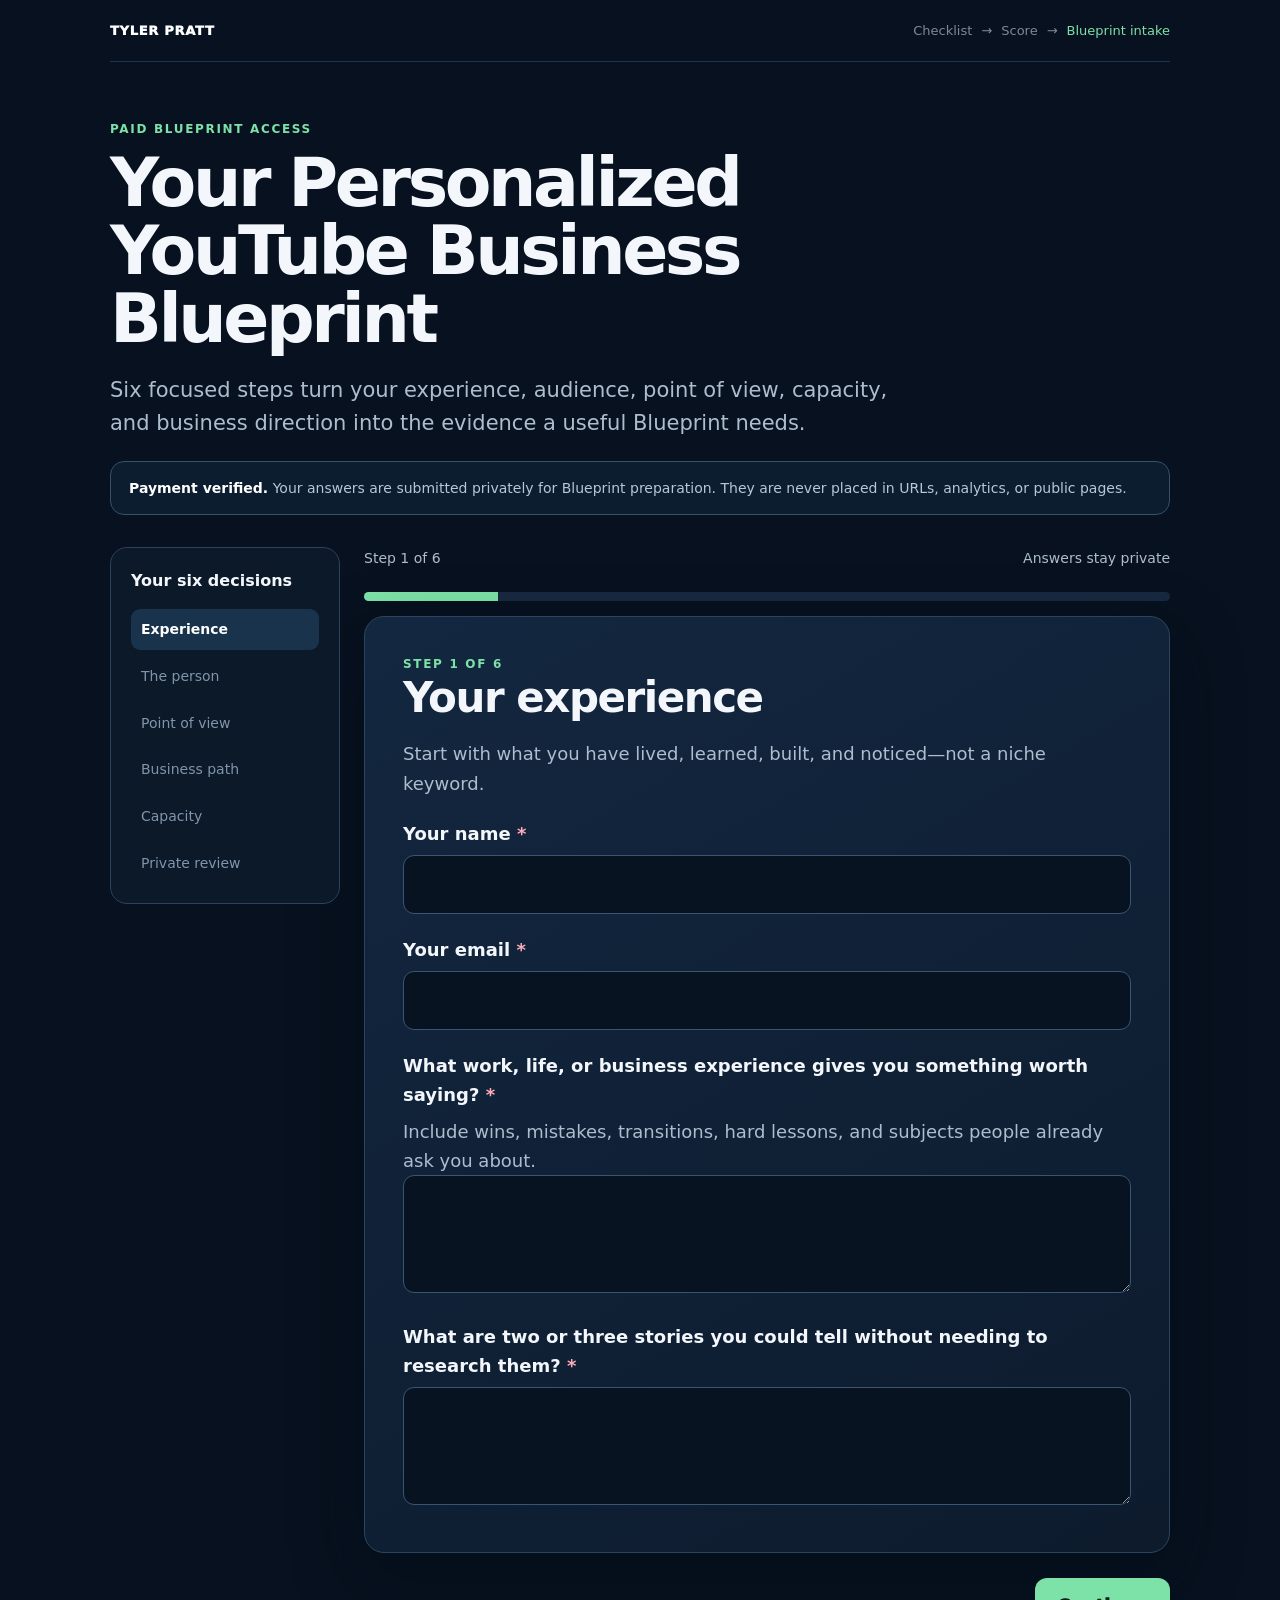
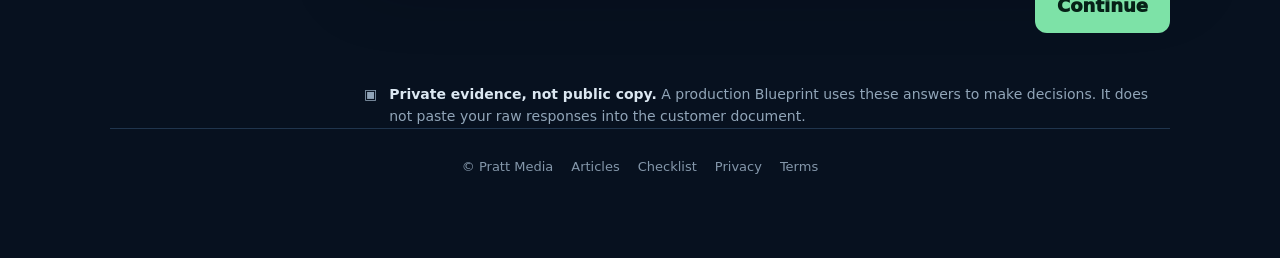
<file: blueprint-start.html>
<!doctype html><html lang="en"><head><!-- Google Tag Manager --><script>(function(w,d,s,l,i){w[l]=w[l]||[];w[l].push({'gtm.start':new Date().getTime(),event:'gtm.js'});var f=d.getElementsByTagName(s)[0],j=d.createElement(s),dl=l!='dataLayer'?'&l='+l:'';j.async=true;j.src='https://www.googletagmanager.com/gtm.js?id='+i+dl;f.parentNode.insertBefore(j,f);})(window,document,'script','dataLayer','GTM-WGGFJ3PM');</script><!-- End Google Tag Manager --><meta charset="utf-8"><meta name="viewport" content="width=device-width,initial-scale=1"><link rel="icon" href="data:,"><title>Your Personalized YouTube Business Blueprint</title><style>
:root{--bg:#091321;--panel:#111f32;--line:#293d56;--ink:#eef5fb;--mut:#a8b7c8;--blue:#5daaff;--green:#6bdd9f;--paper:#f7f5ef;--dark:#132033}*{box-sizing:border-box}[hidden]{display:none!important}body{margin:0;background:var(--bg);color:var(--ink);font:16px/1.55 -apple-system,BlinkMacSystemFont,'Segoe UI',sans-serif}.wrap{width:min(980px,calc(100% - 30px));margin:auto;padding:34px 0 70px}a{color:var(--blue)}h1{font-size:clamp(32px,5vw,52px);line-height:1.05;letter-spacing:-.035em;margin:8px 0 13px}.sub{color:var(--mut);font-size:18px;max-width:780px}.eyebrow{color:var(--green);font-size:11px;font-weight:850;letter-spacing:.13em;text-transform:uppercase}.step,.card{background:var(--panel);border:1px solid var(--line);border-radius:14px;padding:21px;margin:14px 0}.step[hidden]{display:none}.step h2,.card h2{margin:0 0 6px}.step>p,.hint{color:var(--mut)}label{display:block;font-weight:700;margin:17px 0 6px}input,textarea,select{width:100%;background:#081321;border:1px solid var(--line);border-radius:9px;padding:12px;color:var(--ink);font:inherit}textarea{min-height:105px;resize:vertical}.required:after{content:' *';color:#ff9aae}.progress{height:7px;background:#15263b;border-radius:99px;overflow:hidden;margin:22px 0 4px}.progress i{display:block;height:100%;background:var(--green);transition:width .2s}.actions{display:flex;justify-content:space-between;gap:10px;margin-top:18px}.actions .back{background:#1a3553;color:#dcecff}.actions .next,.actions .submit{margin-left:auto}button,.btn{border:0;border-radius:9px;background:var(--green);color:#062016;font-weight:850;padding:12px 17px;cursor:pointer;text-decoration:none;display:inline-block}.error{color:#ffb4c4;min-height:24px;margin-top:9px}.paper{background:var(--paper);color:var(--dark);border-radius:16px;padding:30px;margin:18px 0}.paper p{color:#46556a}.paper h2{border-top:1px solid #ced6d1;padding-top:20px;margin-top:24px}.shift{display:grid;grid-template-columns:1fr 1fr;gap:12px}.shift div,.tile{background:#e9eee9;border-radius:10px;padding:13px}.list li{margin:7px 0}.schedule{background:#102c28;border:1px solid #285448;border-radius:14px;padding:21px;margin-top:20px}.slot-grid{display:grid;grid-template-columns:repeat(3,1fr);gap:10px}.slot{display:flex;align-items:center;gap:8px;border:1px solid #39705f;border-radius:9px;padding:11px;margin:0;cursor:pointer}.slot:has(input:checked){background:#19483d;border-color:var(--green)}.slot input{width:auto;margin:0}.topactions{display:flex;gap:10px;flex-wrap:wrap}.topactions button{background:#1a3553;color:#dcecff}.booking{border-left:4px solid var(--green)}.meta{display:flex;gap:8px;flex-wrap:wrap}.pill{background:#19334f;color:#bcdcff;border-radius:999px;padding:3px 10px;font-size:12px}.plan-card,.video-card{border:1px solid #cfd8d2;border-radius:12px;padding:16px;margin:14px 0;background:#fff}.plan-card h3,.video-card h3{margin:5px 0 8px;color:#132033}.blueprint-section{break-inside:avoid-page}.video-card{break-inside:avoid-page}.video-card .eyebrow,.plan-card .eyebrow{color:#28734b}@media print{body{background:#fff}.wrap{width:100%;padding:0}.paper{box-shadow:none;border:0}.schedule,.topactions{display:none}.blueprint-section{break-before:page}}@media(max-width:650px){.shift,.slot-grid{grid-template-columns:1fr}.paper{padding:20px}}@media print{body{background:white}.wrap{width:100%;padding:0}.topactions,.schedule,.prototype{display:none}.paper{padding:0}}
</style><link rel="stylesheet" href="/funnel.css?v=20260804c"></head><body><main class="wrap"><nav class="funnel-nav" aria-label="Funnel navigation"><a class="funnel-brand" href="/">TYLER PRATT</a><div class="funnel-path"><span>Checklist</span><span>→</span><span>Score</span><span>→</span><span class="current">Blueprint intake</span></div></nav><header class="funnel-hero compact intake-hero"><div class="funnel-kicker">Paid Blueprint access</div><h1>Your Personalized YouTube Business Blueprint</h1><p class="sub">Six focused steps turn your experience, audience, point of view, capacity, and business direction into the evidence a useful Blueprint needs.</p><p class="funnel-note"><strong>Payment verified.</strong> Your answers are submitted privately for Blueprint preparation. They are never placed in URLs, analytics, or public pages.</p></header><div class="intake-layout"><aside class="intake-sidebar"><h2>Your six decisions</h2><ol class="intake-map" id="intake-map"><li class="active">Experience</li><li>The person</li><li>Point of view</li><li>Business path</li><li>Capacity</li><li>Private review</li></ol></aside><section><div class="progress-wrap"><div class="progress-meta"><span id="step-label">Step 1 of 6</span><span>Answers stay private</span></div><div class="progress"><i id="progress"></i></div></div><form id="intake"><section class="step" data-step="0"><div class="eyebrow">Step 1 of 6</div><h2>Your experience</h2><p>Start with what you have lived, learned, built, and noticed—not a niche keyword.</p><label class="required" for="name">Your name</label><input id="name" name="name" type="text" maxlength="180" required><label class="required" for="email">Your email</label><input id="email" name="email" type="email" maxlength="180" required><label class="required" for="experience">What work, life, or business experience gives you something worth saying?</label><div class="hint">Include wins, mistakes, transitions, hard lessons, and subjects people already ask you about.</div><textarea id="experience" name="experience" maxlength="2000" required></textarea><label class="required" for="stories">What are two or three stories you could tell without needing to research them?</label><textarea id="stories" name="stories" maxlength="2000" required></textarea></section><section class="step" data-step="1" hidden><div class="eyebrow">Step 2 of 6</div><h2>The person across the table</h2><p>Picture one person, not a demographic spreadsheet.</p><label class="required" for="viewer">Who do you most want to talk with on the channel?</label><textarea id="viewer" name="viewer" maxlength="2000" required></textarea><label class="required" for="viewer_problem">What is happening in that person&#x27;s life or business that they want to change?</label><textarea id="viewer_problem" name="viewer_problem" maxlength="2000" required></textarea><label class="required" for="desired_change">What would meaningful progress look like for them?</label><textarea id="desired_change" name="desired_change" maxlength="2000" required></textarea><label class="required" for="why_you">Why might this person trust or relate to you?</label><textarea id="why_you" name="why_you" maxlength="2000" required></textarea></section><section class="step" data-step="2" hidden><div class="eyebrow">Step 3 of 6</div><h2>Your point of view</h2><p>A strong channel changes how the right viewer sees the problem.</p><label class="required" for="contrarian_belief">What common advice or belief do you disagree with?</label><textarea id="contrarian_belief" name="contrarian_belief" maxlength="2000" required></textarea><label class="required" for="new_belief">What do you want the viewer to believe instead?</label><textarea id="new_belief" name="new_belief" maxlength="2000" required></textarea><label class="required" for="conversation_topics">List three to five conversations you would be glad to keep having</label><div class="hint">Put one conversation on each line. These should be questions, tensions, experiences, or observations—not tutorial categories.</div><textarea id="conversation_topics" name="conversation_topics" maxlength="2000" required></textarea><label class="" for="channel_avoid">What do you never want this channel to become?</label><textarea id="channel_avoid" name="channel_avoid" maxlength="2000"></textarea></section><section class="step" data-step="3" hidden><div class="eyebrow">Step 4 of 6</div><h2>The business path</h2><p>Connect trust to a useful next step without forcing the offer too early.</p><label class="" for="existing_offer">What do you currently sell, if anything?</label><textarea id="existing_offer" name="existing_offer" maxlength="2000"></textarea><label class="required" for="lead_magnet">What small, immediate problem could a free checklist, assessment, or tool solve?</label><textarea id="lead_magnet" name="lead_magnet" maxlength="2000" required></textarea><label class="required" for="email_promise">What conversation will continue after someone joins your email list?</label><textarea id="email_promise" name="email_promise" maxlength="2000" required></textarea><label class="required" for="paid_result">What meaningful result might someone pay you to help produce?</label><textarea id="paid_result" name="paid_result" maxlength="2000" required></textarea><label class="required" for="revenue_model">Which business model feels most natural?</label><select id="revenue_model" name="revenue_model" required><option value="">Choose one…</option><option>Digital product or training</option><option>Advisory or consulting</option><option>Done-with-you implementation</option><option>Done-for-you service</option><option>Membership or community</option><option>I am not sure yet</option></select></section><section class="step" data-step="4" hidden><div class="eyebrow">Step 5 of 6</div><h2>Your build readiness</h2><p>This helps make the plan realistic and determines what kind of support fits.</p><label class="required" for="weekly_time">How much time can you consistently give this each week?</label><select id="weekly_time" name="weekly_time" required><option value="">Choose one…</option><option>Under 3 hours</option><option>3–5 hours</option><option>5–8 hours</option><option>8–15 hours</option><option>More than 15 hours</option></select><label class="required" for="timeline">When do you want the first working version live?</label><select id="timeline" name="timeline" required><option value="">Choose one…</option><option>Within 30 days</option><option>Within 60 days</option><option>Within 90 days</option><option>Within 6 months</option><option>I am still exploring</option></select><label class="required" for="build_preference">How do you want to build it?</label><select id="build_preference" name="build_preference" required><option value="">Choose one…</option><option>Build it myself from the Blueprint</option><option>Build it myself with occasional guidance</option><option>Have the core system built with me</option><option>Have most of the system built for me</option><option>I am not sure yet</option></select><label class="required" for="budget">If the direction is right, what implementation range is realistic?</label><select id="budget" name="budget" required><option value="">Choose one…</option><option>Under $1,000</option><option>$1,000–$5,000</option><option>$5,000–$10,000</option><option>$10,000+</option><option>I have not decided</option></select></section><section class="step" data-step="5" hidden><div class="eyebrow">Step 6 of 6</div><h2>Prepare the review</h2><p>These answers sit beside your Blueprint on Tyler&#x27;s call view.</p><label class="required" for="call_question">What is the most important question you want answered on the review call?</label><textarea id="call_question" name="call_question" maxlength="2000" required></textarea><label class="required" for="call_concern">What are you most worried could go wrong?</label><textarea id="call_concern" name="call_concern" maxlength="2000" required></textarea><label class="required" for="call_outcome">What would make the call feel genuinely useful, even if you buy nothing else?</label><textarea id="call_outcome" name="call_outcome" maxlength="2000" required></textarea></section><div class="actions"><button class="back" id="back" type="button" hidden>Back</button><button class="next" id="next" type="button">Continue</button><button class="submit" id="submit" type="submit" hidden>Send my private intake</button></div><div id="error" class="error"></div></form><section id="confirmation" class="intake-confirmation" hidden><div class="funnel-kicker">Intake received</div><h2>Tyler has your Blueprint direction.</h2><p>Your private answers were sent successfully. Your personalized working plan will be delivered by email within two business days, followed by the next step for your included Private Blueprint Review.</p><p><strong>You do not need to submit the intake again.</strong></p><a class="btn secondary" href="/youtube-business-blueprint-sample/">See the representative Blueprint structure</a></section><div class="privacy-lock"><span aria-hidden="true">▣</span><span><b>Private evidence, not public copy.</b> A production Blueprint uses these answers to make decisions. It does not paste your raw responses into the customer document.</span></div></section></div><footer class="funnel-footer"><span>© Pratt Media</span><a href="/articles">Articles</a><a href="/youtube-business-checklist">Checklist</a><a href="/privacy">Privacy</a><a href="/terms">Terms</a></footer><script>
const steps=[...document.querySelectorAll('.step')];let current=0;const back=document.getElementById('back'),next=document.getElementById('next'),submit=document.getElementById('submit');
function showStep(){steps.forEach((x,i)=>x.hidden=i!==current);back.hidden=current===0;next.hidden=current===steps.length-1;submit.hidden=current!==steps.length-1;document.getElementById('progress').style.width=((current+1)/steps.length*100)+'%';document.getElementById('step-label').textContent=`Step ${current+1} of ${steps.length}`;document.querySelectorAll('#intake-map li').forEach((item,i)=>{item.classList.toggle('active',i===current);item.classList.toggle('done',i<current)});window.scrollTo({top:0,behavior:'smooth'})}
function validStep(){const fields=[...steps[current].querySelectorAll('[required]')];const bad=fields.find(x=>!x.checkValidity());if(bad){bad.reportValidity();return false}return true}
next.addEventListener('click',()=>{if(validStep()){current++;showStep()}});back.addEventListener('click',()=>{current--;showStep()});showStep();
document.getElementById('intake').addEventListener('submit',async(e)=>{e.preventDefault();const form=e.currentTarget;if(!validStep()||!form.reportValidity())return;const error=document.getElementById('error');error.textContent='';submit.disabled=true;submit.textContent='Sending securely…';try{const response=await fetch('/api/blueprint-intake',{method:'POST',credentials:'same-origin',headers:{'Content-Type':'application/json'},body:JSON.stringify(Object.fromEntries(new FormData(form).entries()))});const result=await response.json().catch(()=>({}));if(!response.ok||!result.ok)throw new Error(result.error||'Your intake could not be sent.');form.hidden=true;document.querySelector('.progress-wrap').hidden=true;document.querySelector('.intake-sidebar').hidden=true;document.querySelector('.intake-layout').classList.add('complete');document.getElementById('confirmation').hidden=false;window.dataLayer=window.dataLayer||[];window.dataLayer.push({event:'blueprint_intake_submitted'});window.scrollTo({top:0,behavior:'smooth'});}catch(err){error.textContent=err.message||'Your intake could not be sent. Please try again.';submit.disabled=false;submit.textContent='Send my private intake';}});</script></main></body></html>
</file>
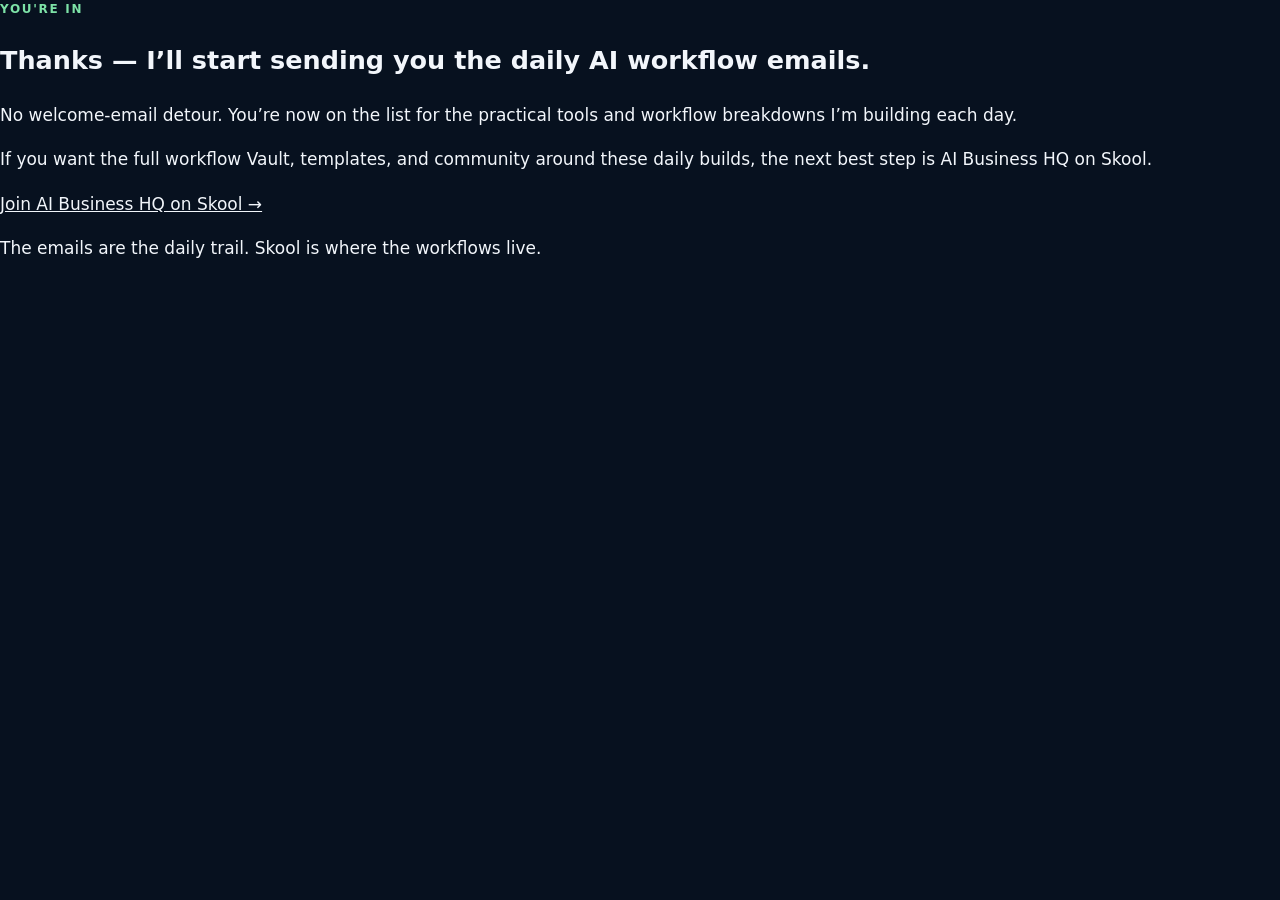
<file: thank-you.html>
<!doctype html>
<html lang="en">
<head>
  <meta charset="utf-8" />
  <meta name="viewport" content="width=device-width, initial-scale=1" />
  <title>You're on the list | Tyler Pratt</title>
  <meta name="description" content="Thanks for joining Tyler Pratt's daily AI workflow emails. Start inside AI Business HQ on Skool." />
  <meta name="robots" content="noindex,follow" />
  <meta name="theme-color" content="#050706" />
  <link rel="stylesheet" href="/styles.css" />
</head>
<body>
  <main class="thank-you-shell" aria-labelledby="thank-you-title">
    <section class="thank-you-card">
      <p class="eyebrow">You're in</p>
      <h1 id="thank-you-title">Thanks — I’ll start sending you the daily AI workflow emails.</h1>
      <div class="underline" aria-hidden="true"></div>
      <p class="subtitle">No welcome-email detour. You’re now on the list for the practical tools and workflow breakdowns I’m building each day.</p>
      <p class="thank-you-copy">If you want the full workflow Vault, templates, and community around these daily builds, the next best step is AI Business HQ on Skool.</p>
      <a class="cta-button thank-you-cta" href="https://www.skool.com/aibusinesshq">Join AI Business HQ on Skool →</a>
      <p class="microcopy">The emails are the daily trail. Skool is where the workflows live.</p>
    </section>
  </main>
  <script>
    setTimeout(function () {
      if (window.location.search.includes('lead=1')) {
        window.history.replaceState({}, document.title, window.location.pathname);
      }
    }, 1200);
  </script>
</body>
</html>
</file>
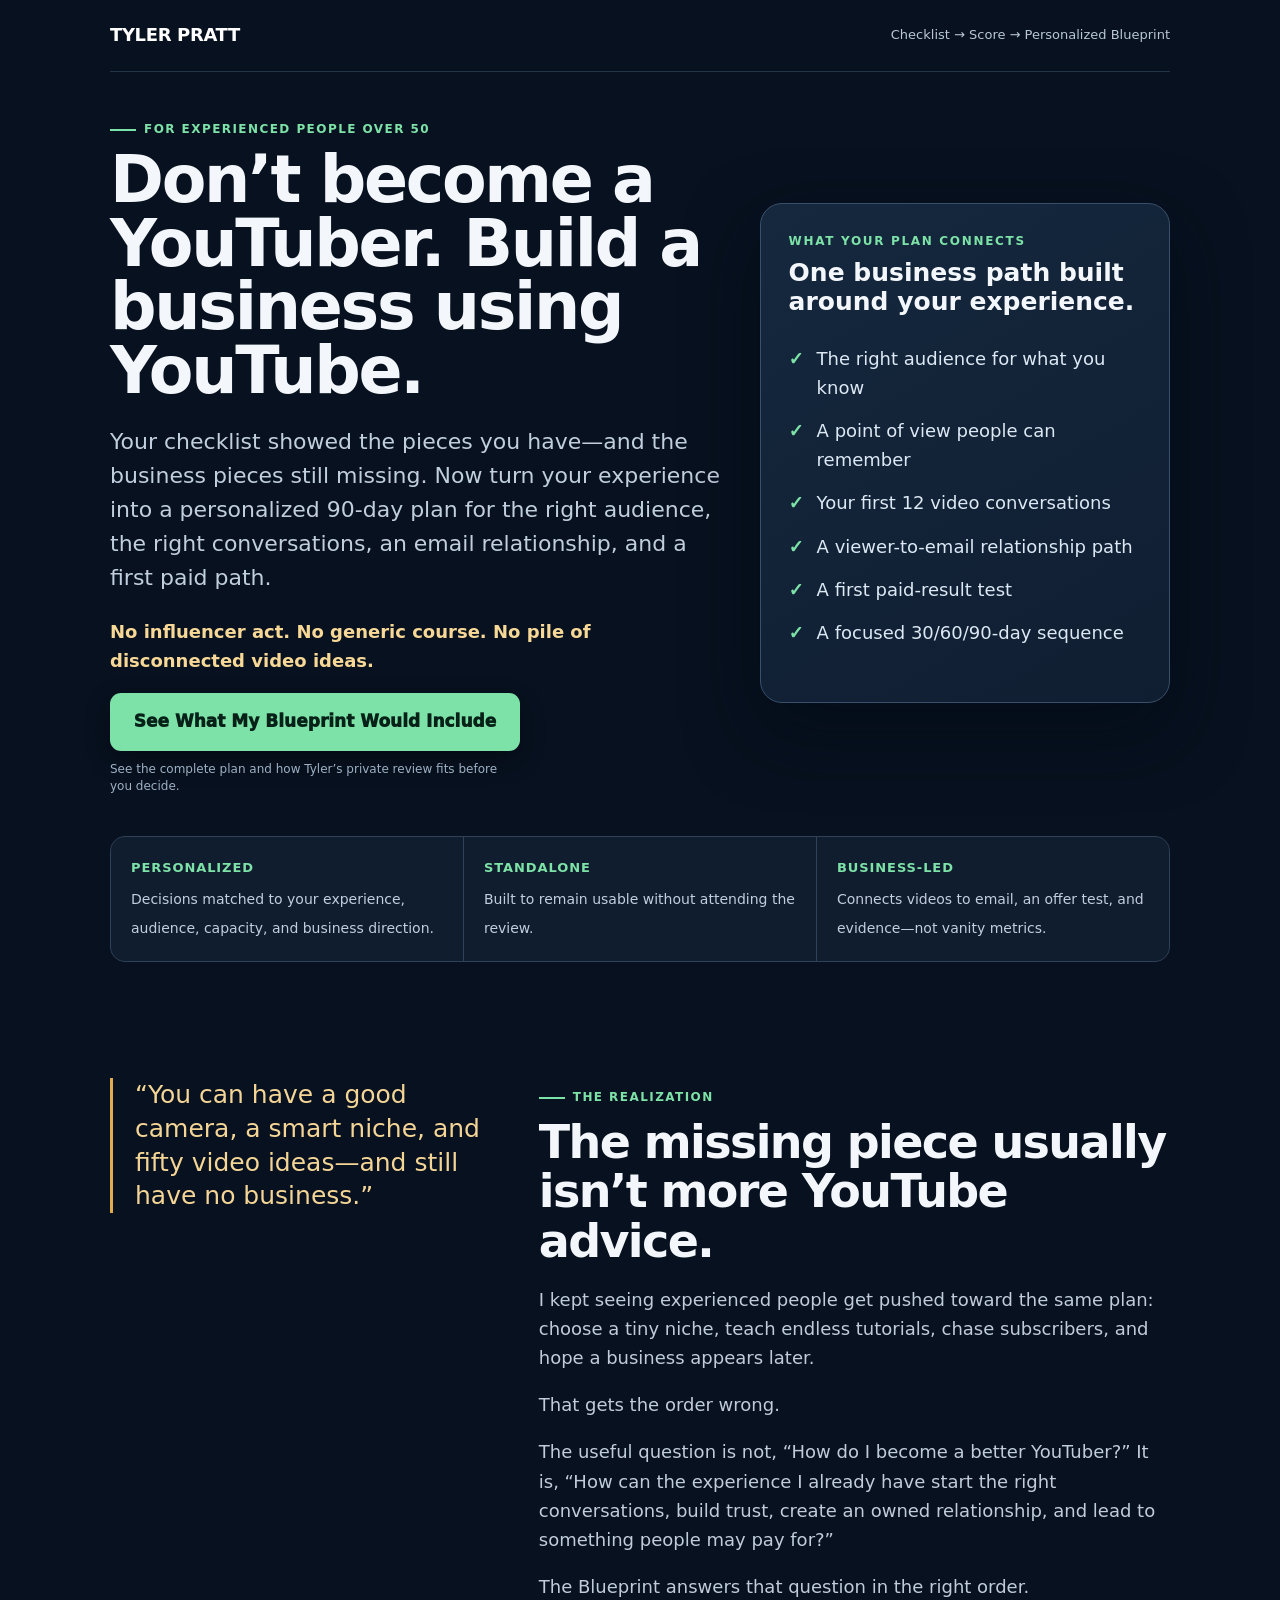
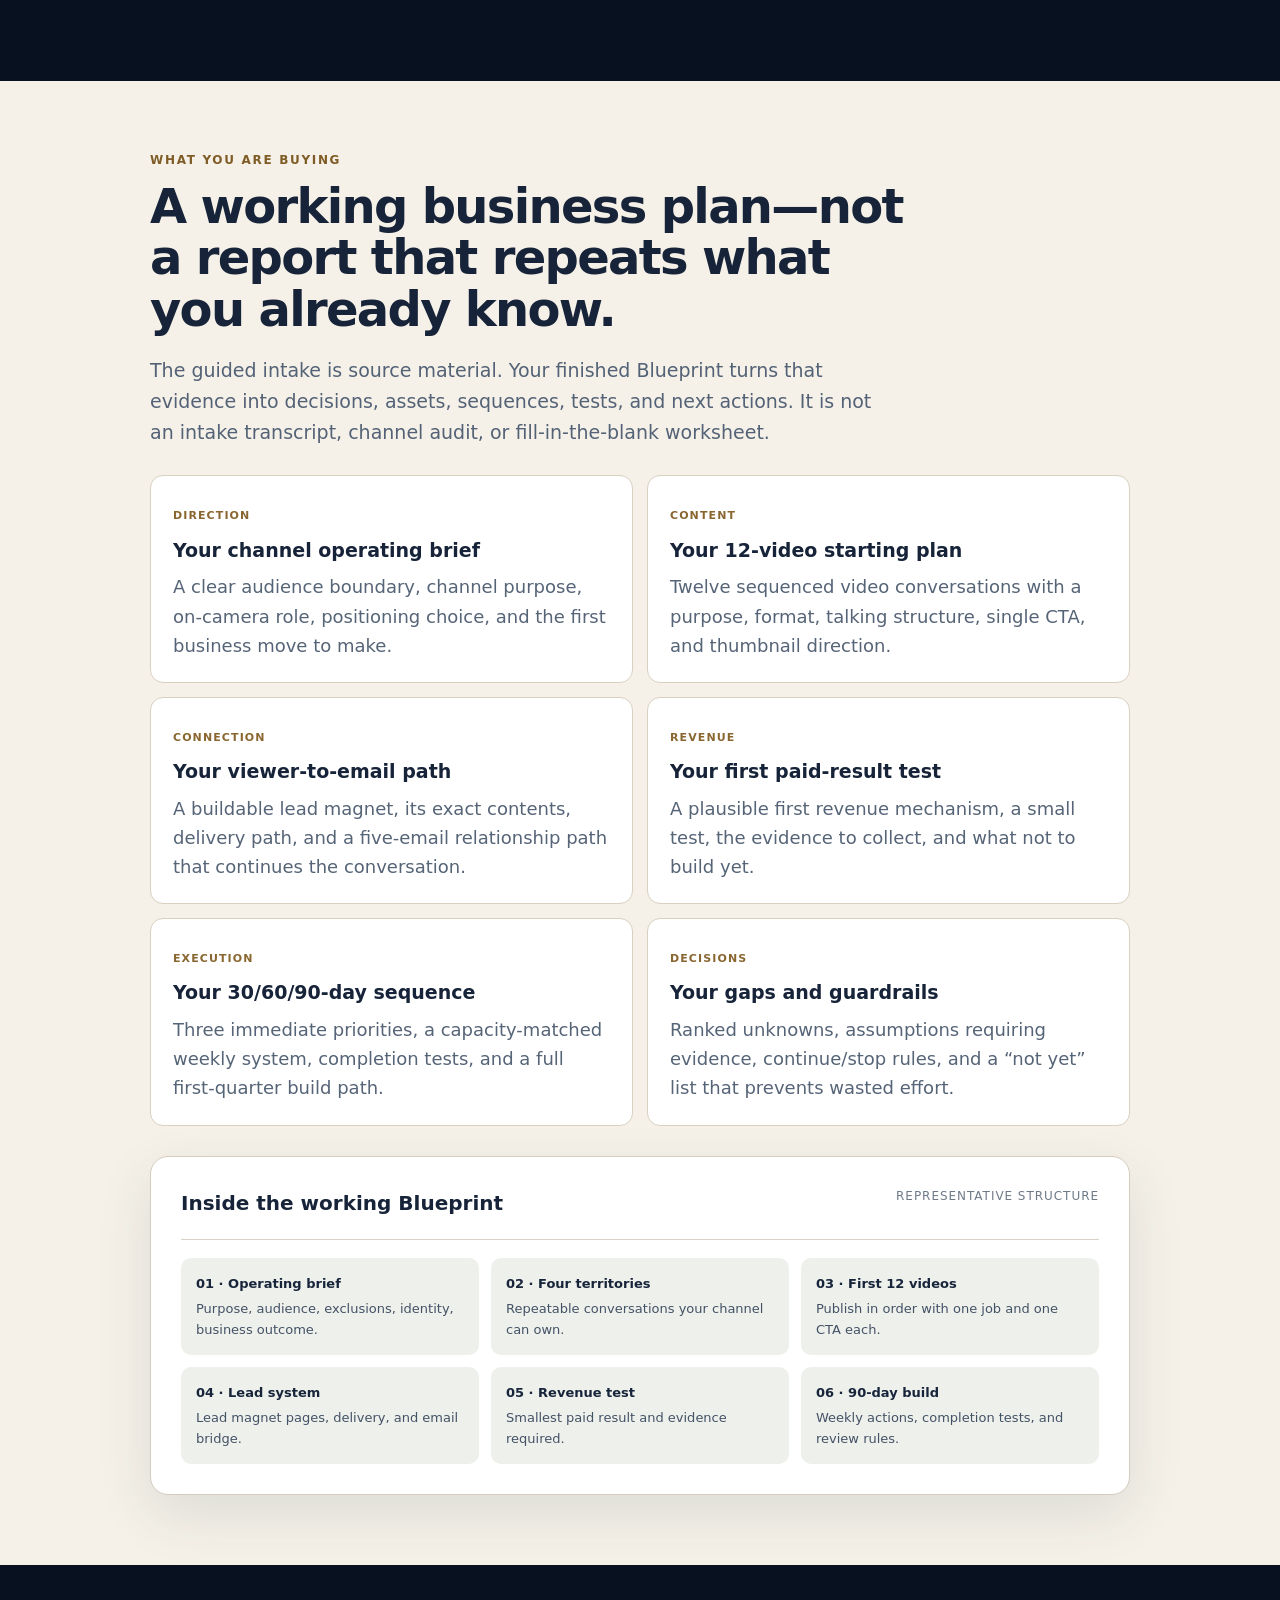
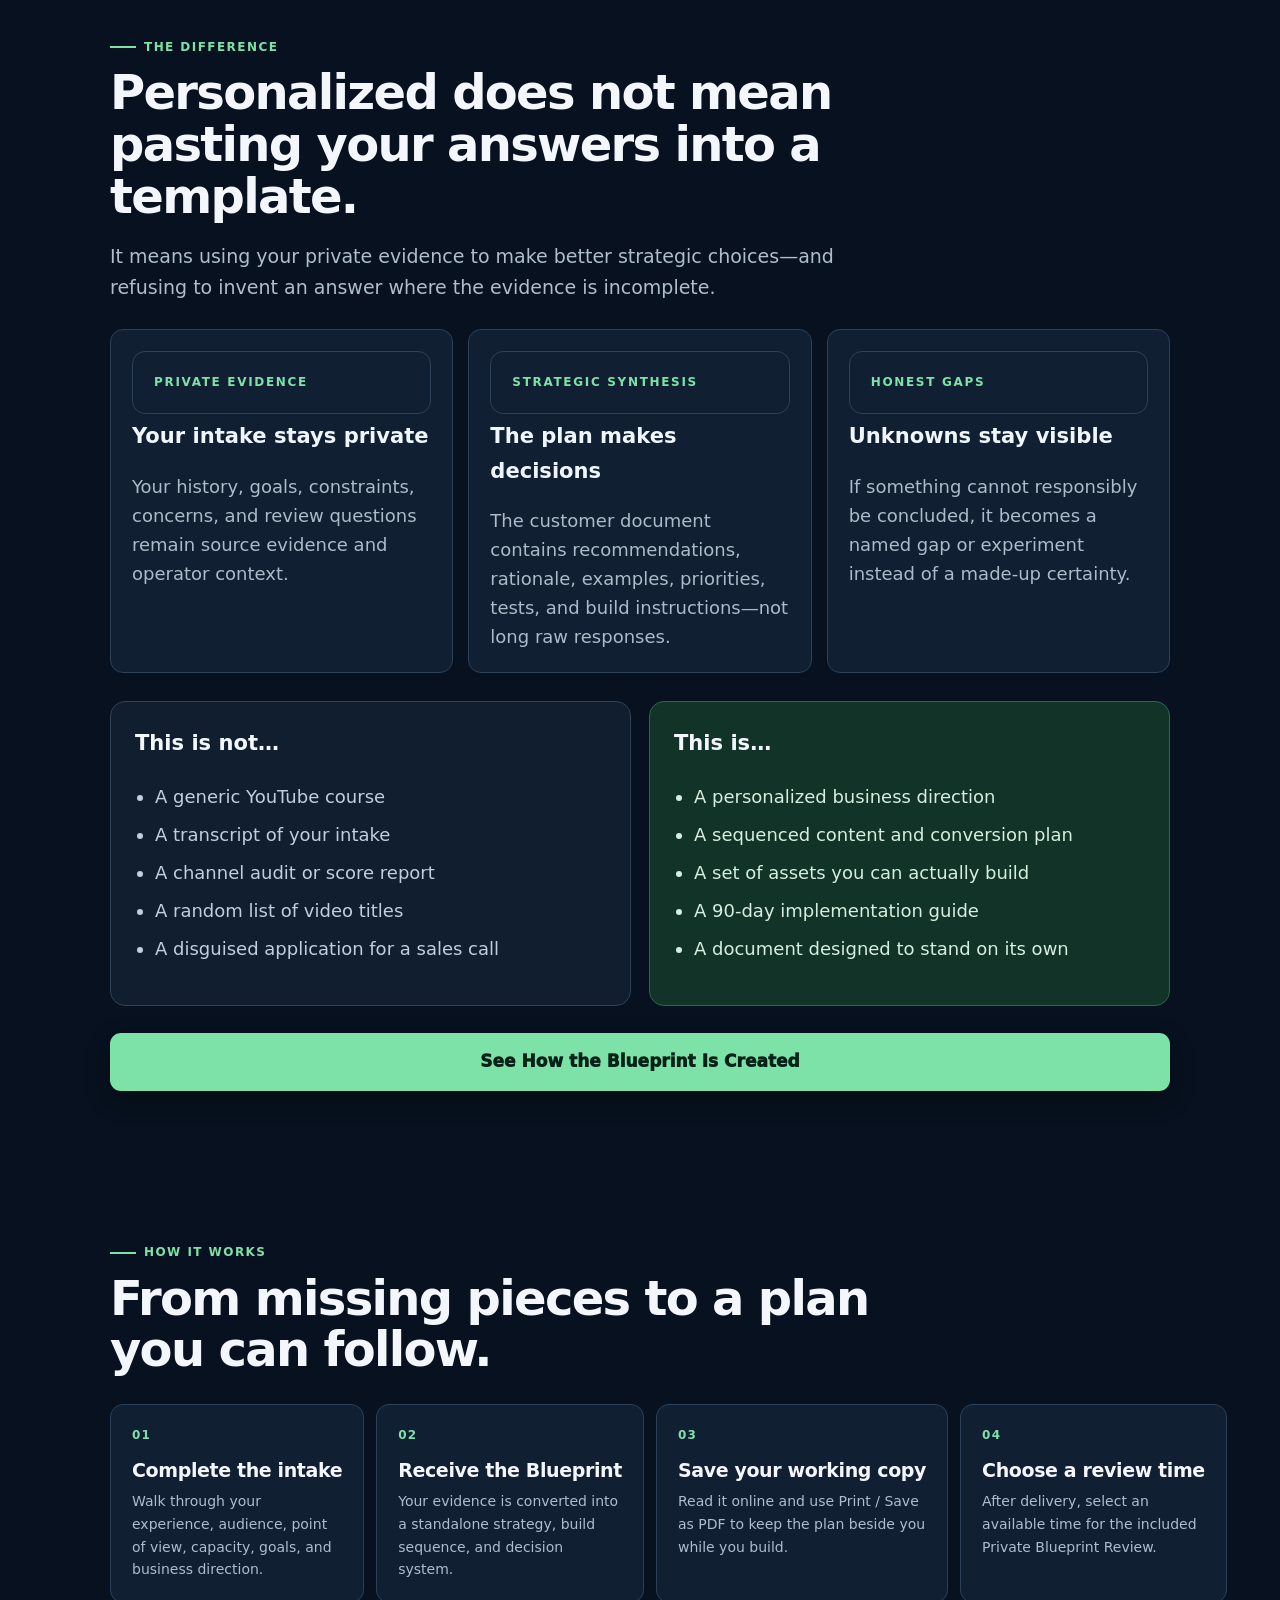
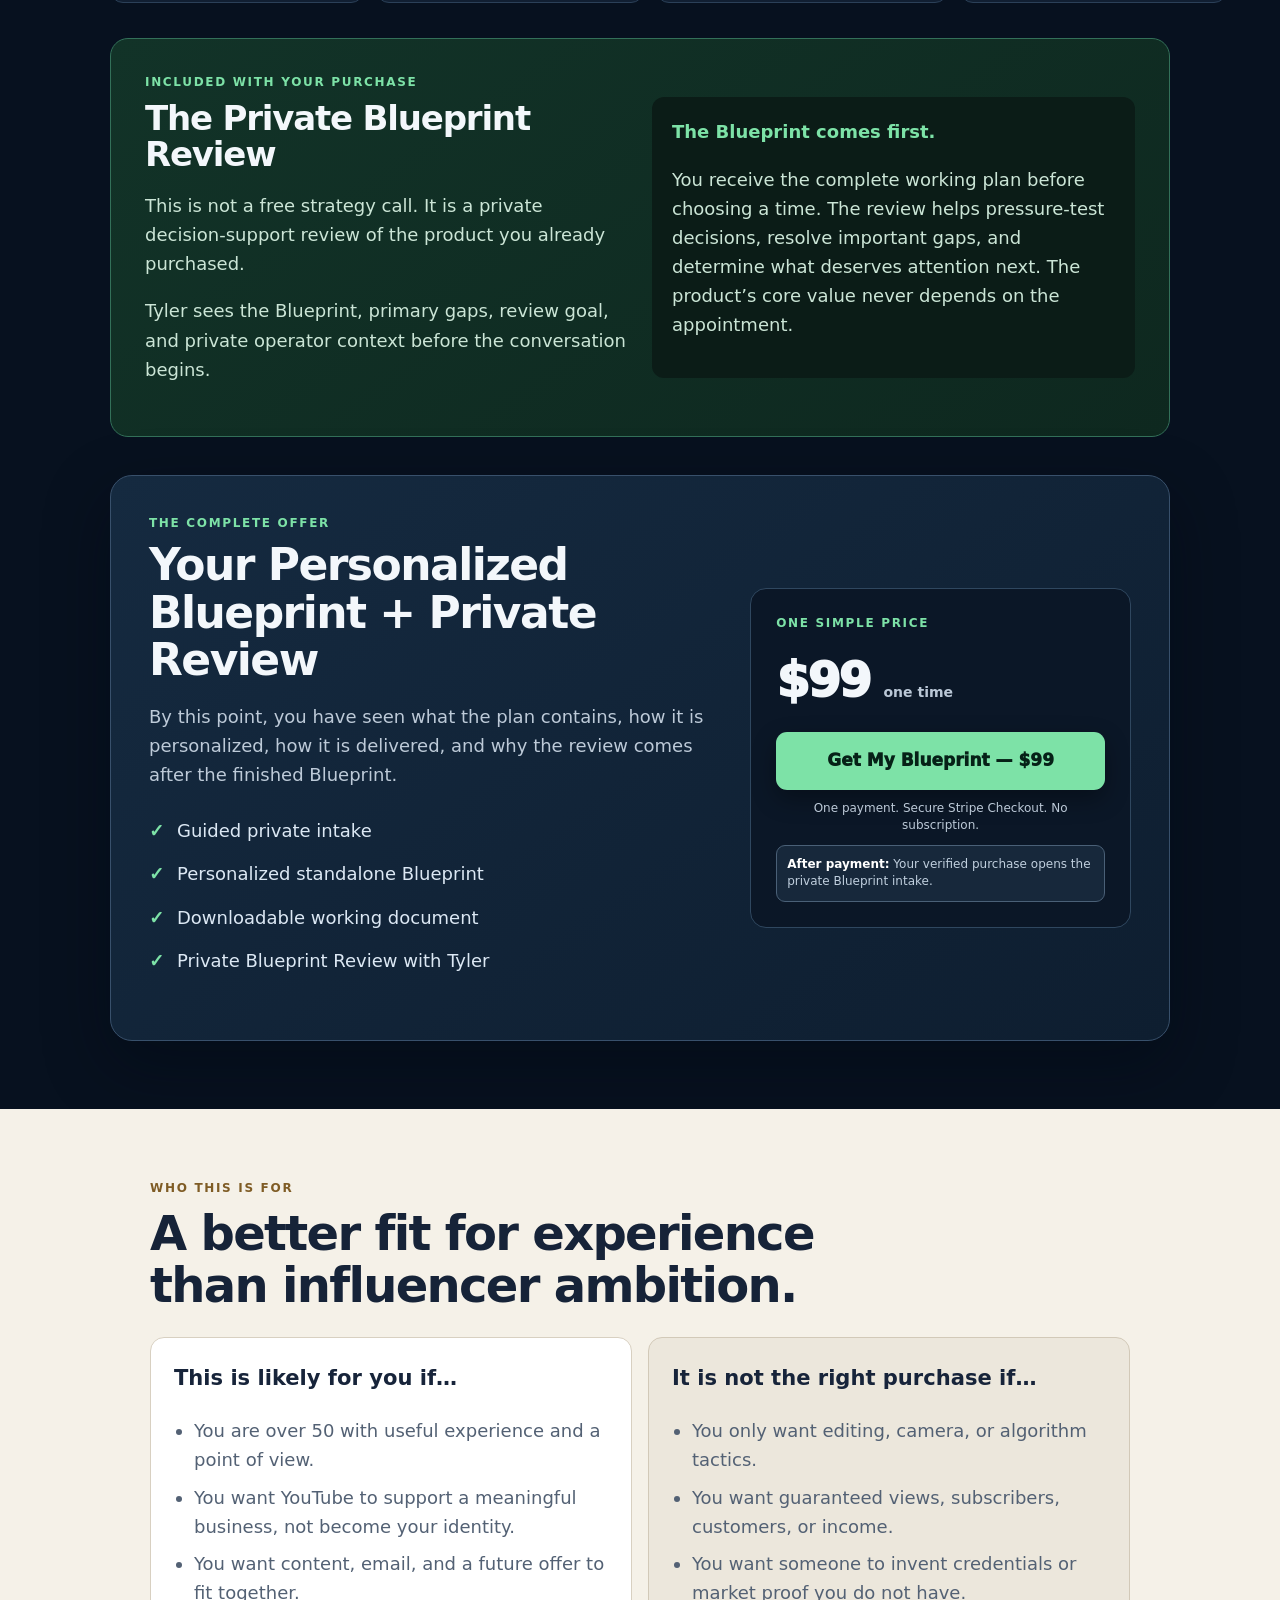
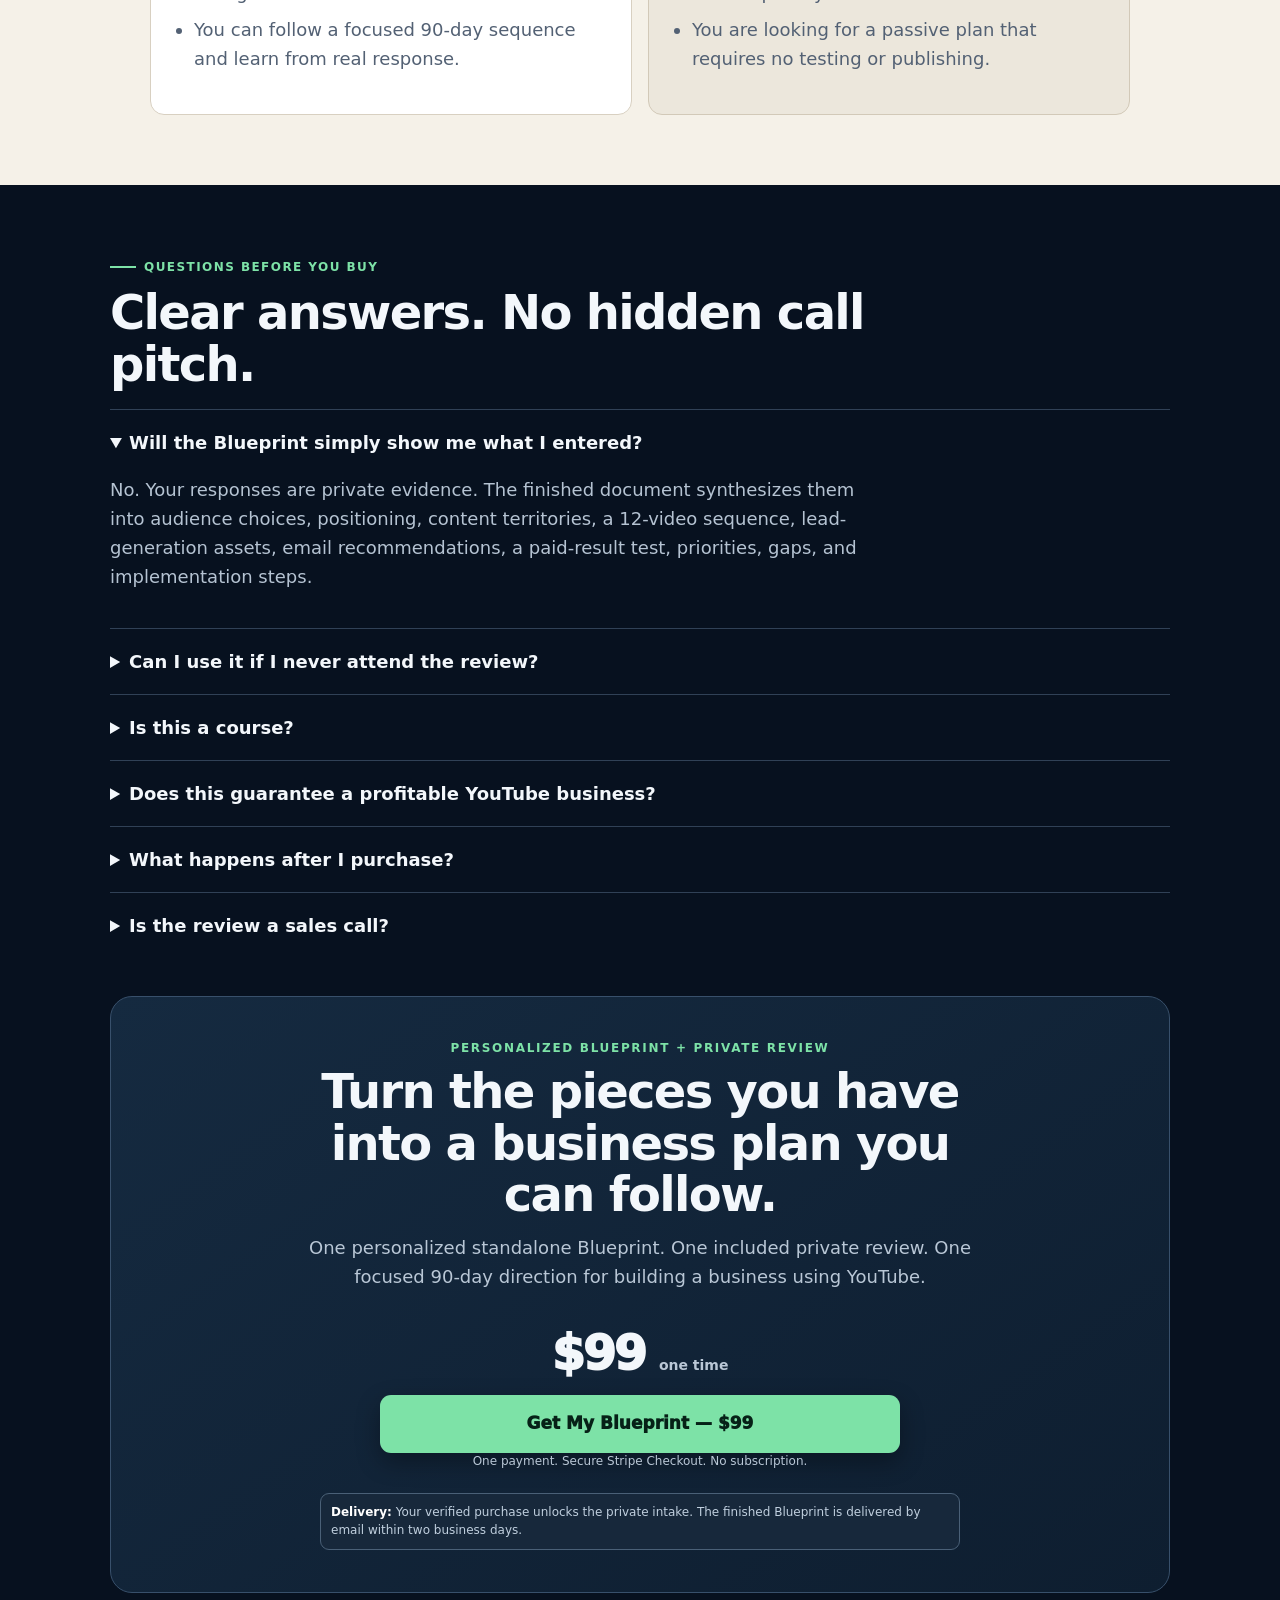
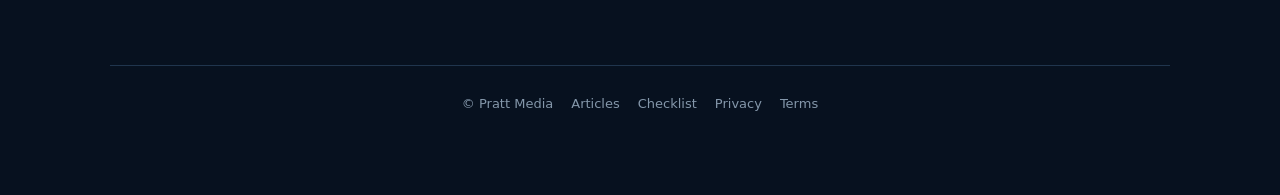
<file: youtube-business-blueprint.html>
<!doctype html><html lang="en"><head><!-- Google Tag Manager --><script>(function(w,d,s,l,i){w[l]=w[l]||[];w[l].push({'gtm.start':new Date().getTime(),event:'gtm.js'});var f=d.getElementsByTagName(s)[0],j=d.createElement(s),dl=l!='dataLayer'?'&l='+l:'';j.async=true;j.src='https://www.googletagmanager.com/gtm.js?id='+i+dl;f.parentNode.insertBefore(j,f);})(window,document,'script','dataLayer','GTM-WGGFJ3PM');</script><!-- End Google Tag Manager --><meta charset="utf-8"><meta name="viewport" content="width=device-width,initial-scale=1"><link rel="icon" href="data:,"><title>Personalized YouTube Business Blueprint + Private Review</title><style>
:root{--bg:#091321;--panel:#111f32;--line:#293d56;--ink:#eef5fb;--mut:#a8b7c8;--blue:#5daaff;--green:#6bdd9f;--paper:#f7f5ef;--dark:#132033}*{box-sizing:border-box}[hidden]{display:none!important}body{margin:0;background:var(--bg);color:var(--ink);font:16px/1.55 -apple-system,BlinkMacSystemFont,'Segoe UI',sans-serif}.wrap{width:min(980px,calc(100% - 30px));margin:auto;padding:34px 0 70px}a{color:var(--blue)}h1{font-size:clamp(32px,5vw,52px);line-height:1.05;letter-spacing:-.035em;margin:8px 0 13px}.sub{color:var(--mut);font-size:18px;max-width:780px}.eyebrow{color:var(--green);font-size:11px;font-weight:850;letter-spacing:.13em;text-transform:uppercase}.step,.card{background:var(--panel);border:1px solid var(--line);border-radius:14px;padding:21px;margin:14px 0}.step[hidden]{display:none}.step h2,.card h2{margin:0 0 6px}.step>p,.hint{color:var(--mut)}label{display:block;font-weight:700;margin:17px 0 6px}input,textarea,select{width:100%;background:#081321;border:1px solid var(--line);border-radius:9px;padding:12px;color:var(--ink);font:inherit}textarea{min-height:105px;resize:vertical}.required:after{content:' *';color:#ff9aae}.progress{height:7px;background:#15263b;border-radius:99px;overflow:hidden;margin:22px 0 4px}.progress i{display:block;height:100%;background:var(--green);transition:width .2s}.actions{display:flex;justify-content:space-between;gap:10px;margin-top:18px}.actions .back{background:#1a3553;color:#dcecff}.actions .next,.actions .submit{margin-left:auto}button,.btn{border:0;border-radius:9px;background:var(--green);color:#062016;font-weight:850;padding:12px 17px;cursor:pointer;text-decoration:none;display:inline-block}.error{color:#ffb4c4;min-height:24px;margin-top:9px}.paper{background:var(--paper);color:var(--dark);border-radius:16px;padding:30px;margin:18px 0}.paper p{color:#46556a}.paper h2{border-top:1px solid #ced6d1;padding-top:20px;margin-top:24px}.shift{display:grid;grid-template-columns:1fr 1fr;gap:12px}.shift div,.tile{background:#e9eee9;border-radius:10px;padding:13px}.list li{margin:7px 0}.schedule{background:#102c28;border:1px solid #285448;border-radius:14px;padding:21px;margin-top:20px}.slot-grid{display:grid;grid-template-columns:repeat(3,1fr);gap:10px}.slot{display:flex;align-items:center;gap:8px;border:1px solid #39705f;border-radius:9px;padding:11px;margin:0;cursor:pointer}.slot:has(input:checked){background:#19483d;border-color:var(--green)}.slot input{width:auto;margin:0}.topactions{display:flex;gap:10px;flex-wrap:wrap}.topactions button{background:#1a3553;color:#dcecff}.booking{border-left:4px solid var(--green)}.meta{display:flex;gap:8px;flex-wrap:wrap}.pill{background:#19334f;color:#bcdcff;border-radius:999px;padding:3px 10px;font-size:12px}.plan-card,.video-card{border:1px solid #cfd8d2;border-radius:12px;padding:16px;margin:14px 0;background:#fff}.plan-card h3,.video-card h3{margin:5px 0 8px;color:#132033}.blueprint-section{break-inside:avoid-page}.video-card{break-inside:avoid-page}.video-card .eyebrow,.plan-card .eyebrow{color:#28734b}@media print{body{background:#fff}.wrap{width:100%;padding:0}.paper{box-shadow:none;border:0}.schedule,.topactions{display:none}.blueprint-section{break-before:page}}@media(max-width:650px){.shift,.slot-grid{grid-template-columns:1fr}.paper{padding:20px}}@media print{body{background:white}.wrap{width:100%;padding:0}.topactions,.schedule,.prototype{display:none}.paper{padding:0}}
</style><link rel="stylesheet" href="/funnel.css?v=20260804b"></head><body><main class="wrap">
    <style>
      html,body{overflow-x:hidden}
      .sales-page{--cream:#f5f1e8;--cream2:#ebe4d5;--navy:#0b1727;--ink2:#162338;--gold:#e0aa4f;--mint:#7de2a7;--soft:#bac7d6}
      .sales-page{margin-top:0}
      .sales-nav{display:flex;align-items:center;justify-content:space-between;padding:22px 0;color:#dce8f4;border-bottom:1px solid #21344a}
      .sales-brand{font-weight:900;letter-spacing:-.02em}.sales-nav span:last-child{font-size:13px;color:var(--soft)}
      .sales-hero{display:grid;grid-template-columns:minmax(0,1.2fr) minmax(300px,.8fr);gap:34px;align-items:center;padding:38px 0 40px}
      .sales-hero h1{font-size:clamp(43px,6vw,65px);max-width:760px;line-height:.98}
      .sales-kicker{display:inline-flex;align-items:center;gap:8px;color:var(--mint);font-size:12px;font-weight:900;letter-spacing:.12em;text-transform:uppercase}
      .sales-kicker:before{content:'';width:26px;height:2px;background:var(--mint)}
      .sales-lede{font-size:clamp(18px,2.2vw,22px);color:#c1cede;max-width:690px;line-height:1.55}
      .sales-audience{color:#f8d896;font-weight:800}
      .sales-learn-wrap{margin:18px 0 0;max-width:410px}.sales-learn-wrap .sales-cta{width:100%}.sales-learn-wrap .sales-micro{text-align:left}
      .sales-hero-preview{background:linear-gradient(150deg,#15283e,#101e31);border:1px solid #38506b;border-radius:22px;padding:28px;box-shadow:0 28px 70px #02081280}
      .sales-hero-preview h2{font-size:25px;line-height:1.15;margin:8px 0}.sales-price{font-size:48px;font-weight:950;letter-spacing:-.05em;margin:18px 0 3px}.sales-price small{font-size:14px;color:var(--soft);letter-spacing:0;font-weight:700}
      .sales-includes{list-style:none;padding:0;margin:20px 0}.sales-includes li{position:relative;padding:7px 0 7px 28px;color:#dce8f4}.sales-includes li:before{content:'✓';position:absolute;left:0;color:var(--mint);font-weight:950}
      .sales-cta{display:block;text-align:center;font-size:17px;padding:15px 18px;border-radius:11px;box-shadow:0 9px 24px #0005}
      .sales-micro,.sales-secure,.sales-demo{font-size:12px;line-height:1.45;text-align:center;color:#9fb0c3;margin:10px 0 0}.sales-demo{background:#19293b;border:1px solid #364a60;border-radius:9px;padding:10px;text-align:left}
      .sales-strip{display:grid;grid-template-columns:repeat(3,1fr);gap:1px;background:#304158;border:1px solid #304158;border-radius:15px;overflow:hidden;margin:0 0 54px}
      .sales-strip div{background:#101d2e;padding:20px}.sales-strip b{display:block;color:var(--mint);font-size:13px;text-transform:uppercase;letter-spacing:.07em;margin-bottom:5px}.sales-strip span{color:#c1cede;font-size:14px}
      .sales-light{background:var(--cream);color:var(--ink2);padding:70px max(24px,calc((100vw - 980px)/2));margin-left:calc(50% - 50vw);margin-right:calc(50% - 50vw)}
      .sales-section{padding:62px 0}.sales-section h2,.sales-light h2{font-size:clamp(31px,4.5vw,48px);line-height:1.08;letter-spacing:-.035em;margin:10px 0 18px;max-width:760px}.sales-section .section-lede,.sales-light .section-lede{font-size:19px;max-width:750px;color:#afbdcd}.sales-light .section-lede{color:#536276}
      .sales-story{display:grid;grid-template-columns:.75fr 1.25fr;gap:50px;align-items:start}.sales-story blockquote{font-size:25px;line-height:1.35;margin:0;color:#f4d596;border-left:3px solid var(--gold);padding-left:22px}.sales-story p{color:#c0ccda;font-size:18px}
      .sales-grid{display:grid;grid-template-columns:repeat(2,1fr);gap:14px;margin-top:28px}.sales-item{background:#fff;border:1px solid #d8d0c1;border-radius:13px;padding:22px}.sales-item .num{color:#8a6630;font-size:11px;font-weight:900;letter-spacing:.1em;text-transform:uppercase}.sales-item h3{margin:7px 0;font-size:19px}.sales-item p{color:#566477;margin:0}
      .sales-contrast{display:grid;grid-template-columns:1fr 1fr;gap:18px;margin-top:28px}.sales-contrast>div{border-radius:15px;padding:24px}.sales-old{background:#111e30;border:1px solid #314157}.sales-new{background:#123328;border:1px solid #2d674f}.sales-contrast h3{margin-top:0}.sales-contrast ul{padding-left:20px;color:#c1cede}.sales-contrast li{margin:9px 0}.sales-new li{color:#d5eee0}
      .sales-preview{background:#fff;border:1px solid #d4ccbd;border-radius:18px;box-shadow:0 20px 55px #27334a1c;padding:30px;margin-top:30px}.sales-preview-head{display:flex;justify-content:space-between;gap:20px;border-bottom:1px solid #d8d1c5;padding-bottom:20px;margin-bottom:18px}.sales-preview-head b{font-size:20px}.sales-preview-head span{font-size:12px;color:#6f7a89;text-transform:uppercase;letter-spacing:.08em}.sales-preview-grid{display:grid;grid-template-columns:repeat(3,1fr);gap:12px}.sales-preview-grid div{background:#edf0eb;border-radius:10px;padding:15px;font-size:13px;color:#445266}.sales-preview-grid b{display:block;color:#17243a;margin-bottom:4px}
      .sales-privacy{display:grid;grid-template-columns:repeat(3,1fr);gap:15px;margin-top:26px}.sales-privacy div{background:#111f32;border:1px solid #2d4159;border-radius:13px;padding:21px}.sales-privacy h3{color:#eef5fb;margin:5px 0}.sales-privacy p{color:#acbac9;margin-bottom:0}
      .sales-steps{counter-reset:step;display:grid;grid-template-columns:repeat(4,1fr);gap:12px;margin-top:28px}.sales-step{counter-increment:step;background:#111f32;border:1px solid #2b4058;border-radius:13px;padding:21px}.sales-step:before{content:'0' counter(step);display:block;color:var(--mint);font-size:12px;font-weight:900;letter-spacing:.1em;margin-bottom:12px}.sales-step h3{margin:0 0 7px;font-size:19px;line-height:1.35;letter-spacing:-.02em;white-space:nowrap}.sales-step p{color:#aebdcd;font-size:14px;margin:0}
      .sales-review{display:grid;grid-template-columns:1fr 1fr;gap:24px;align-items:center;background:linear-gradient(145deg,#123328,#0e281f);border:1px solid #337059;border-radius:18px;padding:34px;margin:35px 0}.sales-review h2{font-size:34px;margin:7px 0}.sales-review p{color:#cbe5d6}.sales-review-note{background:#0b1c17;border-radius:12px;padding:20px}.sales-review-note b{color:var(--mint)}
      .sales-offer-reveal{display:grid;grid-template-columns:minmax(0,1.2fr) minmax(280px,.8fr);gap:30px;align-items:center;background:linear-gradient(145deg,#152a40,#0e1e30);border:1px solid #38506b;border-radius:22px;padding:38px;margin:38px 0 6px;box-shadow:0 24px 65px #02081266}.sales-offer-reveal h2{font-size:clamp(30px,4vw,44px);line-height:1.08;margin:8px 0 13px}.sales-offer-reveal>div>p{color:#bdcad8}.sales-purchase{background:#0b1727;border:1px solid #2f475f;border-radius:16px;padding:25px}.sales-purchase .sales-price{margin-top:8px}.sales-purchase .sales-cta{margin-top:13px}
      .sales-fit{display:grid;grid-template-columns:1fr 1fr;gap:16px;margin-top:25px}.sales-fit>div{border:1px solid #2c4058;border-radius:14px;padding:23px;background:#111f32}.sales-fit h3{margin-top:0}.sales-fit ul{padding-left:20px;color:#b8c6d5}.sales-fit li{margin:8px 0}
      .sales-faq details{border-top:1px solid #304156;padding:18px 0}.sales-faq summary{font-weight:850;cursor:pointer;font-size:18px}.sales-faq p{color:#b5c3d2;max-width:760px}
      .sales-close{text-align:center;background:linear-gradient(145deg,#152a40,#0e1e30);border:1px solid #38506b;border-radius:22px;padding:42px 28px;margin-top:38px}.sales-close h2{margin:7px auto 12px;max-width:700px}.sales-close>p{color:#b9c7d6;max-width:700px;margin:0 auto 23px}.sales-close .sales-cta{max-width:520px;margin:auto}.sales-close .sales-demo,.sales-close .sales-secure{max-width:640px;margin:11px auto 0}
      @media(min-width:761px) and (max-width:1139px){.sales-steps{grid-template-columns:repeat(2,1fr)}}
      @media(max-width:760px){.sales-page{margin-top:0}.sales-nav{padding:16px 0}.sales-nav span:last-child{display:none}.sales-hero{grid-template-columns:1fr;padding:42px 0 32px;gap:25px}.sales-hero h1{font-size:43px}.sales-strip,.sales-grid,.sales-contrast,.sales-preview-grid,.sales-privacy,.sales-steps,.sales-review,.sales-offer-reveal,.sales-fit,.sales-story{grid-template-columns:1fr}.sales-strip{gap:1px}.sales-light{padding-top:52px;padding-bottom:52px}.sales-section{padding:48px 0}.sales-story{gap:24px}.sales-preview{padding:21px}.sales-review,.sales-offer-reveal{padding:25px}.sales-offer-reveal{gap:18px}}
    </style>
    <div class="sales-page">
      <nav class="sales-nav"><a class="sales-brand" href="/">TYLER PRATT</a><span>Checklist → Score → Personalized Blueprint</span></nav>

      <header class="sales-hero">
        <div>
          <div class="sales-kicker">For experienced people over 50</div>
          <h1>Don’t become a YouTuber. Build a business using YouTube.</h1>
          <p class="sales-lede">Your checklist showed the pieces you have—and the business pieces still missing. Now turn your experience into a personalized 90-day plan for the right audience, the right conversations, an email relationship, and a first paid path.</p>
          <p class="sales-audience">No influencer act. No generic course. No pile of disconnected video ideas.</p>
          <div class="sales-learn-wrap"><a class="btn sales-cta" href="#inside-blueprint">See What My Blueprint Would Include</a><p class="sales-micro">See the complete plan and how Tyler’s private review fits before you decide.</p></div>
        </div>
        <aside class="sales-hero-preview">
          <div class="eyebrow">What your plan connects</div>
          <h2>One business path built around your experience.</h2>
          <ul class="sales-includes">
            <li>The right audience for what you know</li>
            <li>A point of view people can remember</li>
            <li>Your first 12 video conversations</li>
            <li>A viewer-to-email relationship path</li>
            <li>A first paid-result test</li>
            <li>A focused 30/60/90-day sequence</li>
          </ul>
        </aside>
      </header>

      <div class="sales-strip">
        <div><b>Personalized</b><span>Decisions matched to your experience, audience, capacity, and business direction.</span></div>
        <div><b>Standalone</b><span>Built to remain usable without attending the review.</span></div>
        <div><b>Business-led</b><span>Connects videos to email, an offer test, and evidence—not vanity metrics.</span></div>
      </div>

      <section class="sales-section sales-story">
        <blockquote>“You can have a good camera, a smart niche, and fifty video ideas—and still have no business.”</blockquote>
        <div>
          <div class="sales-kicker">The realization</div>
          <h2 style="font-size:clamp(30px,4vw,46px)">The missing piece usually isn’t more YouTube advice.</h2>
          <p>I kept seeing experienced people get pushed toward the same plan: choose a tiny niche, teach endless tutorials, chase subscribers, and hope a business appears later.</p>
          <p>That gets the order wrong.</p>
          <p>The useful question is not, “How do I become a better YouTuber?” It is, “How can the experience I already have start the right conversations, build trust, create an owned relationship, and lead to something people may pay for?”</p>
          <p>The Blueprint answers that question in the right order.</p>
        </div>
      </section>

      <section class="sales-light" id="inside-blueprint">
        <div class="eyebrow" style="color:#7f5c25">What you are buying</div>
        <h2>A working business plan—not a report that repeats what you already know.</h2>
        <p class="section-lede">The guided intake is source material. Your finished Blueprint turns that evidence into decisions, assets, sequences, tests, and next actions. It is not an intake transcript, channel audit, or fill-in-the-blank worksheet.</p>
        <div class="sales-grid">
          <article class="sales-item"><span class="num">Direction</span><h3>Your channel operating brief</h3><p>A clear audience boundary, channel purpose, on-camera role, positioning choice, and the first business move to make.</p></article>
          <article class="sales-item"><span class="num">Content</span><h3>Your 12-video starting plan</h3><p>Twelve sequenced video conversations with a purpose, format, talking structure, single CTA, and thumbnail direction.</p></article>
          <article class="sales-item"><span class="num">Connection</span><h3>Your viewer-to-email path</h3><p>A buildable lead magnet, its exact contents, delivery path, and a five-email relationship path that continues the conversation.</p></article>
          <article class="sales-item"><span class="num">Revenue</span><h3>Your first paid-result test</h3><p>A plausible first revenue mechanism, a small test, the evidence to collect, and what not to build yet.</p></article>
          <article class="sales-item"><span class="num">Execution</span><h3>Your 30/60/90-day sequence</h3><p>Three immediate priorities, a capacity-matched weekly system, completion tests, and a full first-quarter build path.</p></article>
          <article class="sales-item"><span class="num">Decisions</span><h3>Your gaps and guardrails</h3><p>Ranked unknowns, assumptions requiring evidence, continue/stop rules, and a “not yet” list that prevents wasted effort.</p></article>
        </div>
        <div class="sales-preview">
          <div class="sales-preview-head"><b>Inside the working Blueprint</b><span>Representative structure</span></div>
          <div class="sales-preview-grid">
            <div><b>01 · Operating brief</b>Purpose, audience, exclusions, identity, business outcome.</div>
            <div><b>02 · Four territories</b>Repeatable conversations your channel can own.</div>
            <div><b>03 · First 12 videos</b>Publish in order with one job and one CTA each.</div>
            <div><b>04 · Lead system</b>Lead magnet pages, delivery, and email bridge.</div>
            <div><b>05 · Revenue test</b>Smallest paid result and evidence required.</div>
            <div><b>06 · 90-day build</b>Weekly actions, completion tests, and review rules.</div>
          </div>
        </div>
      </section>

      <section class="sales-section">
        <div class="sales-kicker">The difference</div>
        <h2>Personalized does not mean pasting your answers into a template.</h2>
        <p class="section-lede">It means using your private evidence to make better strategic choices—and refusing to invent an answer where the evidence is incomplete.</p>
        <div class="sales-privacy">
          <div><div class="eyebrow">Private evidence</div><h3>Your intake stays private</h3><p>Your history, goals, constraints, concerns, and review questions remain source evidence and operator context.</p></div>
          <div><div class="eyebrow">Strategic synthesis</div><h3>The plan makes decisions</h3><p>The customer document contains recommendations, rationale, examples, priorities, tests, and build instructions—not long raw responses.</p></div>
          <div><div class="eyebrow">Honest gaps</div><h3>Unknowns stay visible</h3><p>If something cannot responsibly be concluded, it becomes a named gap or experiment instead of a made-up certainty.</p></div>
        </div>
        <div class="sales-contrast">
          <div class="sales-old"><h3>This is not…</h3><ul><li>A generic YouTube course</li><li>A transcript of your intake</li><li>A channel audit or score report</li><li>A random list of video titles</li><li>A disguised application for a sales call</li></ul></div>
          <div class="sales-new"><h3>This is…</h3><ul><li>A personalized business direction</li><li>A sequenced content and conversion plan</li><li>A set of assets you can actually build</li><li>A 90-day implementation guide</li><li>A document designed to stand on its own</li></ul></div>
        </div>
        <p style="text-align:center;margin-top:27px"><a class="btn sales-cta" href="#how-it-works">See How the Blueprint Is Created</a></p>
      </section>

      <section class="sales-section" id="how-it-works">
        <div class="sales-kicker">How it works</div>
        <h2>From missing pieces to a plan you can follow.</h2>
        <div class="sales-steps">
          <article class="sales-step"><h3>Complete the intake</h3><p>Walk through your experience, audience, point of view, capacity, goals, and business direction.</p></article>
          <article class="sales-step"><h3>Receive the Blueprint</h3><p>Your evidence is converted into a standalone strategy, build sequence, and decision system.</p></article>
          <article class="sales-step"><h3>Save your working copy</h3><p>Read it online and use Print / Save as PDF to keep the plan beside you while you build.</p></article>
          <article class="sales-step"><h3>Choose a review time</h3><p>After delivery, select an available time for the included Private Blueprint Review.</p></article>
        </div>
        <aside class="sales-review">
          <div><div class="eyebrow">Included with your purchase</div><h2>The Private Blueprint Review</h2><p>This is not a free strategy call. It is a private decision-support review of the product you already purchased.</p><p>Tyler sees the Blueprint, primary gaps, review goal, and private operator context before the conversation begins.</p></div>
          <div class="sales-review-note"><b>The Blueprint comes first.</b><p>You receive the complete working plan before choosing a time. The review helps pressure-test decisions, resolve important gaps, and determine what deserves attention next. The product’s core value never depends on the appointment.</p></div>
        </aside>

        <section class="sales-offer-reveal" id="offer">
          <div>
            <div class="eyebrow">The complete offer</div>
            <h2>Your Personalized Blueprint + Private Review</h2>
            <p>By this point, you have seen what the plan contains, how it is personalized, how it is delivered, and why the review comes after the finished Blueprint.</p>
            <ul class="sales-includes">
              <li>Guided private intake</li>
              <li>Personalized standalone Blueprint</li>
              <li>Downloadable working document</li>
              <li>Private Blueprint Review with Tyler</li>
            </ul>
          </div>
          <div class="sales-purchase">
            <div class="eyebrow">One simple price</div>
            <div class="sales-price">$99 <small>one time</small></div>
            <a class="btn sales-cta" href="/api/checkout?tool=blueprint">Get My Blueprint — $99</a>
            <p class="sales-micro">One payment. Secure Stripe Checkout. No subscription.</p>
            <p class="prototype sales-demo"><b>After payment:</b> Your verified purchase opens the private Blueprint intake.</p>
          </div>
        </section>
      </section>

      <section class="sales-light">
        <div class="eyebrow" style="color:#7f5c25">Who this is for</div>
        <h2>A better fit for experience than influencer ambition.</h2>
        <div class="sales-fit">
          <div style="background:#fff;border-color:#d8d0c1"><h3 style="color:#17243a">This is likely for you if…</h3><ul style="color:#536174"><li>You are over 50 with useful experience and a point of view.</li><li>You want YouTube to support a meaningful business, not become your identity.</li><li>You want content, email, and a future offer to fit together.</li><li>You can follow a focused 90-day sequence and learn from real response.</li></ul></div>
          <div style="background:#ece7dc;border-color:#d2c9b8"><h3 style="color:#17243a">It is not the right purchase if…</h3><ul style="color:#536174"><li>You only want editing, camera, or algorithm tactics.</li><li>You want guaranteed views, subscribers, customers, or income.</li><li>You want someone to invent credentials or market proof you do not have.</li><li>You are looking for a passive plan that requires no testing or publishing.</li></ul></div>
        </div>
      </section>

      <section class="sales-section sales-faq">
        <div class="sales-kicker">Questions before you buy</div>
        <h2>Clear answers. No hidden call pitch.</h2>
        <details open><summary>Will the Blueprint simply show me what I entered?</summary><p>No. Your responses are private evidence. The finished document synthesizes them into audience choices, positioning, content territories, a 12-video sequence, lead-generation assets, email recommendations, a paid-result test, priorities, gaps, and implementation steps.</p></details>
        <details><summary>Can I use it if I never attend the review?</summary><p>Yes. That is a product requirement. The Blueprint must be usable without attending the review. The appointment adds judgment and clarification; it does not contain the missing half of the product.</p></details>
        <details><summary>Is this a course?</summary><p>No. There are no modules to finish before you know what to do. You receive a personalized working plan designed around the business you are trying to build with YouTube.</p></details>
        <details><summary>Does this guarantee a profitable YouTube business?</summary><p>No. No honest plan can guarantee views, customers, revenue, or profit. The Blueprint gives you a coherent path, assets to build, and evidence-based tests so you can make better decisions before investing further.</p></details>
        <details><summary>What happens after I purchase?</summary><p>Stripe returns you to your private guided intake after payment is verified. Complete the six steps and your answers are sent privately for Blueprint preparation. You receive the working plan by email within two business days, followed by the next step for your included Private Blueprint Review.</p></details>
        <details><summary>Is the review a sales call?</summary><p>No. It is an included review of your completed Blueprint. If you later ask about implementation help and there is a genuine fit, that can be discussed separately. You do not need implementation services to use what you purchased.</p></details>

        <div class="sales-close">
          <div class="eyebrow">Personalized Blueprint + Private Review</div>
          <h2>Turn the pieces you have into a business plan you can follow.</h2>
          <p>One personalized standalone Blueprint. One included private review. One focused 90-day direction for building a business using YouTube.</p>
          <div class="sales-price">$99 <small>one time</small></div>
          <a class="btn sales-cta" href="/api/checkout?tool=blueprint">Get My Blueprint — $99</a>
          <p class="sales-micro">One payment. Secure Stripe Checkout. No subscription.</p>
          <p class="prototype sales-demo"><b>Delivery:</b> Your verified purchase unlocks the private intake. The finished Blueprint is delivered by email within two business days.</p>
        </div>
      </section>
    </div>
    <footer class="funnel-footer"><span>© Pratt Media</span><a href="/articles">Articles</a><a href="/youtube-business-checklist">Checklist</a><a href="/privacy">Privacy</a><a href="/terms">Terms</a></footer>
    </main></body></html>
</file>
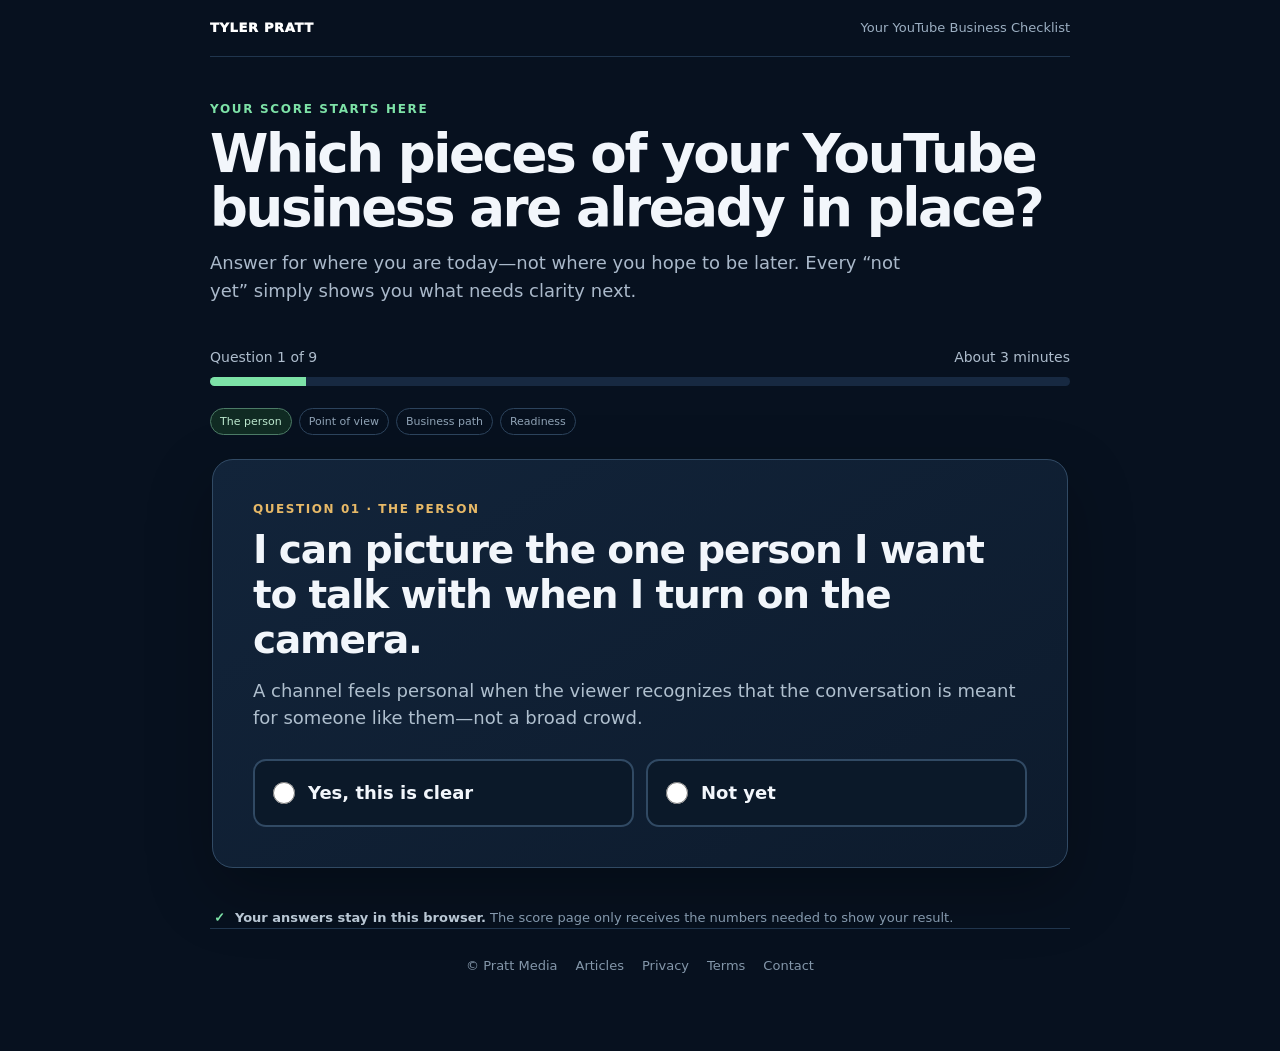
<file: youtube-business-checklist.html>
<!doctype html>
<html lang="en">
<head>
  <!-- Google Tag Manager -->
  <script>(function(w,d,s,l,i){w[l]=w[l]||[];w[l].push({'gtm.start':new Date().getTime(),event:'gtm.js'});var f=d.getElementsByTagName(s)[0],j=d.createElement(s),dl=l!='dataLayer'?'&l='+l:'';j.async=true;j.src='https://www.googletagmanager.com/gtm.js?id='+i+dl;f.parentNode.insertBefore(j,f);})(window,document,'script','dataLayer','GTM-WGGFJ3PM');</script>
  <!-- End Google Tag Manager -->
  <meta charset="utf-8" />
  <meta name="viewport" content="width=device-width,initial-scale=1" />
  <title>Your 9-Point YouTube Business Checklist | Tyler Pratt</title>
  <meta name="description" content="Answer nine simple questions and see which pieces of your YouTube-led business are in place—and what is still missing." />
  <meta name="robots" content="noindex,follow" />
  <link rel="icon" href="data:image/svg+xml,%3Csvg xmlns='http://www.w3.org/2000/svg' viewBox='0 0 64 64'%3E%3Crect width='64' height='64' rx='14' fill='%2307111f'/%3E%3Cpath d='M14 20h36v8H36v22h-8V28H14z' fill='%237de2a7'/%3E%3C/svg%3E" />
  <link rel="stylesheet" href="/funnel.css?v=20260804b" />
  <style>
    :root{--bg:#07111f;--panel:#0e1c2e;--panel2:#12243a;--line:#2b425b;--ink:#f2f6fb;--muted:#aab9ca;--mint:#7de2a7;--gold:#e7b967;font-family:Inter,ui-sans-serif,system-ui,-apple-system,BlinkMacSystemFont,"Segoe UI",sans-serif}
    *{box-sizing:border-box}[hidden]{display:none!important}.sr-only{position:absolute;width:1px;height:1px;padding:0;margin:-1px;overflow:hidden;clip:rect(0,0,0,0);white-space:nowrap;border:0}body{margin:0;min-height:100vh;background:var(--bg);color:var(--ink);font-size:18px;line-height:1.55}.shell{width:min(860px,calc(100% - 30px));margin:auto;padding:0 0 70px}.nav{display:flex;align-items:center;justify-content:space-between;border-bottom:1px solid #20354d;padding:18px 0;color:#9cafc2;font-size:13px}.nav a{color:#fff;font-weight:950;letter-spacing:.05em;text-decoration:none}.intro{padding:43px 0 26px}.eyebrow{color:var(--mint);font-size:12px;font-weight:900;letter-spacing:.14em;text-transform:uppercase}.intro h1{font-size:clamp(34px,5.5vw,53px);line-height:1.03;letter-spacing:-.045em;margin:8px 0 13px}.intro p{max-width:720px;color:var(--muted);font-size:18px;margin:0}.progress-row{display:flex;align-items:center;justify-content:space-between;gap:18px;margin:16px 0 9px;color:#aebdcd;font-size:14px}.progress{height:9px;background:#172941;border-radius:99px;overflow:hidden}.progress i{display:block;width:11.111%;height:100%;background:var(--mint);transition:width .2s ease}.question{background:linear-gradient(150deg,#12243a,#0d1b2d);border:1px solid #314a64;border-radius:21px;padding:clamp(24px,4.5vw,40px);box-shadow:0 24px 65px rgba(0,0,0,.27);margin-top:24px}.question-number{color:var(--gold);font-size:12px;font-weight:900;letter-spacing:.13em;text-transform:uppercase}.question h2{font-size:clamp(27px,4vw,39px);line-height:1.15;letter-spacing:-.03em;margin:9px 0 14px}.why{color:#afbfce;margin:0 0 27px}.answers{display:grid;grid-template-columns:1fr 1fr;gap:12px}.answer{display:flex;align-items:center;gap:13px;border:2px solid #314a64;border-radius:13px;padding:18px;cursor:pointer;font-weight:850;background:#0b1929;transition:border-color .14s ease,background .14s ease,transform .14s ease}.answer:hover{transform:translateY(-1px);border-color:#6a839d}.answer:has(input:checked){border-color:var(--mint);background:#113829;color:#eafff2}.answer input{width:22px;height:22px;margin:0;accent-color:var(--mint);flex:0 0 auto}.controls{display:flex;justify-content:space-between;gap:12px;margin-top:20px}.controls button{border:0;border-radius:11px;min-height:54px;padding:0 22px;font-weight:950;font-size:16px;cursor:pointer}.back{background:#172b43;color:#d8e3ee}.next,.score{margin-left:auto;background:var(--mint);color:#062117}.controls button:disabled{opacity:.45;cursor:not-allowed}.privacy{display:flex;align-items:flex-start;gap:10px;color:#8599ad;font-size:13px;margin:20px 4px 0}.privacy b{color:#b9c7d4}.privacy:before{content:'✓';color:var(--mint);font-weight:950}.category-pills{display:flex;gap:7px;flex-wrap:wrap;margin-top:22px}.category-pills span{border:1px solid #2c435c;border-radius:99px;padding:4px 9px;color:#8fa2b5;font-size:11px}.category-pills span.active{border-color:#4c7b66;color:#bce8ce;background:#102b23}@media(max-width:620px){body{font-size:17px}.nav span{display:none}.intro{padding-top:34px}.intro h1{font-size:38px}.answers{grid-template-columns:1fr}.answer{padding:17px}.question{padding:23px}.question h2{font-size:28px}.controls button{padding:0 17px}.progress-row{font-size:13px}}@media(prefers-reduced-motion:reduce){*{scroll-behavior:auto!important;transition:none!important}}
  </style>
</head>
<body>
  <noscript><iframe src="https://www.googletagmanager.com/ns.html?id=GTM-WGGFJ3PM" height="0" width="0" style="display:none;visibility:hidden"></iframe></noscript>
  <main class="shell">
    <nav class="nav"><a href="/">TYLER PRATT</a><span>Your YouTube Business Checklist</span></nav>
    <header class="intro">
      <div class="eyebrow">Your score starts here</div>
      <h1>Which pieces of your YouTube business are already in place?</h1>
      <p>Answer for where you are today—not where you hope to be later. Every “not yet” simply shows you what needs clarity next.</p>
    </header>

    <div class="progress-row"><span id="progress-label">Question 1 of 9</span><span>About 3 minutes</span></div>
    <div class="progress" aria-hidden="true"><i id="progress-bar"></i></div>
    <div class="category-pills" aria-label="Checklist categories"><span data-cat="Identity" class="active">The person</span><span data-cat="Direction">Point of view</span><span data-cat="Business path">Business path</span><span data-cat="Readiness">Readiness</span></div>

    <form id="checklist">
      <fieldset class="question" data-step="0" data-category="Identity">
        <legend class="sr-only">Question 1</legend><div class="question-number">Question 01 · The person</div>
        <h2>I can picture the one person I want to talk with when I turn on the camera.</h2>
        <p class="why">A channel feels personal when the viewer recognizes that the conversation is meant for someone like them—not a broad crowd.</p>
        <div class="answers"><label class="answer"><input type="radio" name="person" value="1">Yes, this is clear</label><label class="answer"><input type="radio" name="person" value="0">Not yet</label></div>
      </fieldset>
      <fieldset class="question" data-step="1" data-category="Identity" hidden>
        <legend class="sr-only">Question 2</legend><div class="question-number">Question 02 · The person</div>
        <h2>I understand the change that person wants to make in work, business, or the next chapter of life.</h2>
        <p class="why">People follow when your conversations keep returning to something they genuinely want to change, build, escape, or understand.</p>
        <div class="answers"><label class="answer"><input type="radio" name="change" value="1">Yes, this is clear</label><label class="answer"><input type="radio" name="change" value="0">Not yet</label></div>
      </fieldset>
      <fieldset class="question" data-step="2" data-category="Identity" hidden>
        <legend class="sr-only">Question 3</legend><div class="question-number">Question 03 · Your experience</div>
        <h2>I know which experiences, mistakes, results, or observations give me something worth saying.</h2>
        <p class="why">Your advantage after 50 is not perfect credentials. It is the judgment and point of view created by things you have actually lived through.</p>
        <div class="answers"><label class="answer"><input type="radio" name="experience" value="1">Yes, this is clear</label><label class="answer"><input type="radio" name="experience" value="0">Not yet</label></div>
      </fieldset>
      <fieldset class="question" data-step="3" data-category="Direction" hidden>
        <legend class="sr-only">Question 4</legend><div class="question-number">Question 04 · Point of view</div>
        <h2>I can name the conventional belief my channel will challenge or replace.</h2>
        <p class="why">Strong channels do more than share information. They help the right viewer see an old problem through a clearer and more useful lens.</p>
        <div class="answers"><label class="answer"><input type="radio" name="belief" value="1">Yes, this is clear</label><label class="answer"><input type="radio" name="belief" value="0">Not yet</label></div>
      </fieldset>
      <fieldset class="question" data-step="4" data-category="Direction" hidden>
        <legend class="sr-only">Question 5</legend><div class="question-number">Question 05 · Point of view</div>
        <h2>I can name at least three recurring conversations I would be glad to keep having.</h2>
        <p class="why">You do not need a tiny niche, but you do need a recognizable thread connecting your stories, opinions, questions, and experiments.</p>
        <div class="answers"><label class="answer"><input type="radio" name="conversations" value="1">Yes, this is clear</label><label class="answer"><input type="radio" name="conversations" value="0">Not yet</label></div>
      </fieldset>
      <fieldset class="question" data-step="5" data-category="Business path" hidden>
        <legend class="sr-only">Question 6</legend><div class="question-number">Question 06 · Business path</div>
        <h2>I know the one small problem a free checklist, assessment, or tool could solve next.</h2>
        <p class="why">A useful free next step moves the relationship beyond YouTube and gives the viewer a concrete reason to join your email list.</p>
        <div class="answers"><label class="answer"><input type="radio" name="free-step" value="1">Yes, this is clear</label><label class="answer"><input type="radio" name="free-step" value="0">Not yet</label></div>
      </fieldset>
      <fieldset class="question" data-step="6" data-category="Business path" hidden>
        <legend class="sr-only">Question 7</legend><div class="question-number">Question 07 · Business path</div>
        <h2>I know what I will continue talking about after someone joins my email list.</h2>
        <p class="why">Email should continue the relationship and worldview from the channel—not become an unrelated stream of tips, links, and promotions.</p>
        <div class="answers"><label class="answer"><input type="radio" name="email" value="1">Yes, this is clear</label><label class="answer"><input type="radio" name="email" value="0">Not yet</label></div>
      </fieldset>
      <fieldset class="question" data-step="7" data-category="Business path" hidden>
        <legend class="sr-only">Question 8</legend><div class="question-number">Question 08 · Business path</div>
        <h2>I can describe one meaningful result someone might eventually pay me to help produce.</h2>
        <p class="why">The channel becomes a business when trust connects to a real problem, a useful result, and an offer people can choose to buy.</p>
        <div class="answers"><label class="answer"><input type="radio" name="paid-result" value="1">Yes, this is clear</label><label class="answer"><input type="radio" name="paid-result" value="0">Not yet</label></div>
      </fieldset>
      <fieldset class="question" data-step="8" data-category="Readiness" hidden>
        <legend class="sr-only">Question 9</legend><div class="question-number">Question 09 · Readiness</div>
        <h2>I know whether I want to build this myself, build it with guidance, or have the full system built with me.</h2>
        <p class="why">A clear build preference prevents months of half-finished work and determines the right next step, timeline, and level of support.</p>
        <div class="answers"><label class="answer"><input type="radio" name="readiness" value="1">Yes, this is clear</label><label class="answer"><input type="radio" name="readiness" value="0">Not yet</label></div>
      </fieldset>

      <div class="controls"><button class="back" id="back" type="button" hidden>Back</button><button class="score" id="score" type="submit" hidden disabled>See My Score</button></div>
      <div id="answer-status" class="sr-only" aria-live="polite"></div>
    </form>
    <p class="privacy"><span><b>Your answers stay in this browser.</b> The score page only receives the numbers needed to show your result.</span></p>
    <footer class="funnel-footer"><span>© Pratt Media</span><a href="/articles">Articles</a><a href="/privacy">Privacy</a><a href="/terms">Terms</a><a href="mailto:tyler@myaibusinesshq.com">Contact</a></footer>
  </main>

  <script>
    const questions=[...document.querySelectorAll('.question')];
    const back=document.getElementById('back'),scoreButton=document.getElementById('score'),answerStatus=document.getElementById('answer-status');
    let current=0,advanceTimer=null;
    function selected(){return questions[current].querySelector('input:checked')}
    function render(){
      questions.forEach((q,i)=>q.hidden=i!==current);
      document.getElementById('progress-label').textContent=`Question ${current+1} of ${questions.length}`;
      document.getElementById('progress-bar').style.width=`${(current+1)/questions.length*100}%`;
      back.hidden=current===0;scoreButton.hidden=current!==questions.length-1;
      scoreButton.disabled=!selected();
      const cat=questions[current].dataset.category;document.querySelectorAll('[data-cat]').forEach(x=>x.classList.toggle('active',x.dataset.cat===cat));
      const reduced=window.matchMedia('(prefers-reduced-motion: reduce)').matches;
      window.scrollTo({top:0,behavior:reduced?'auto':'smooth'});
    }
    function queueAdvance(q){
      scoreButton.disabled=!selected();
      if(current===questions.length-1)return;
      clearTimeout(advanceTimer);
      answerStatus.textContent=`Answer selected. Moving to Question ${current+2}.`;
      advanceTimer=setTimeout(()=>{
        if(questions[current]!==q||!selected())return;
        current++;render();
        const heading=questions[current].querySelector('h2');
        heading.setAttribute('tabindex','-1');heading.focus({preventScroll:true});
      },400);
    }
    questions.forEach(q=>{
      q.addEventListener('change',()=>queueAdvance(q));
      q.addEventListener('click',event=>{
        if(event.target.matches('input[type="radio"]')&&event.target.checked)queueAdvance(q);
      });
    });
    back.addEventListener('click',()=>{clearTimeout(advanceTimer);answerStatus.textContent='';current--;render()});
    document.getElementById('checklist').addEventListener('submit',(event)=>{
      event.preventDefault();if(!selected())return;
      const answers=questions.map(q=>q.querySelector('input:checked'));
      const score=answers.reduce((total,input)=>total+Number(input.value),0);
      const gaps={Identity:0,Direction:0,'Business path':0,Readiness:0};
      questions.forEach((q,i)=>{if(answers[i].value==='0')gaps[q.dataset.category]++});
      const params=new URLSearchParams({score,identity:gaps.Identity,direction:gaps.Direction,business:gaps['Business path'],readiness:gaps.Readiness});
      location.href='/youtube-business-score?'+params.toString();
    });
    render();
  </script>
</body>
</html>
</file>
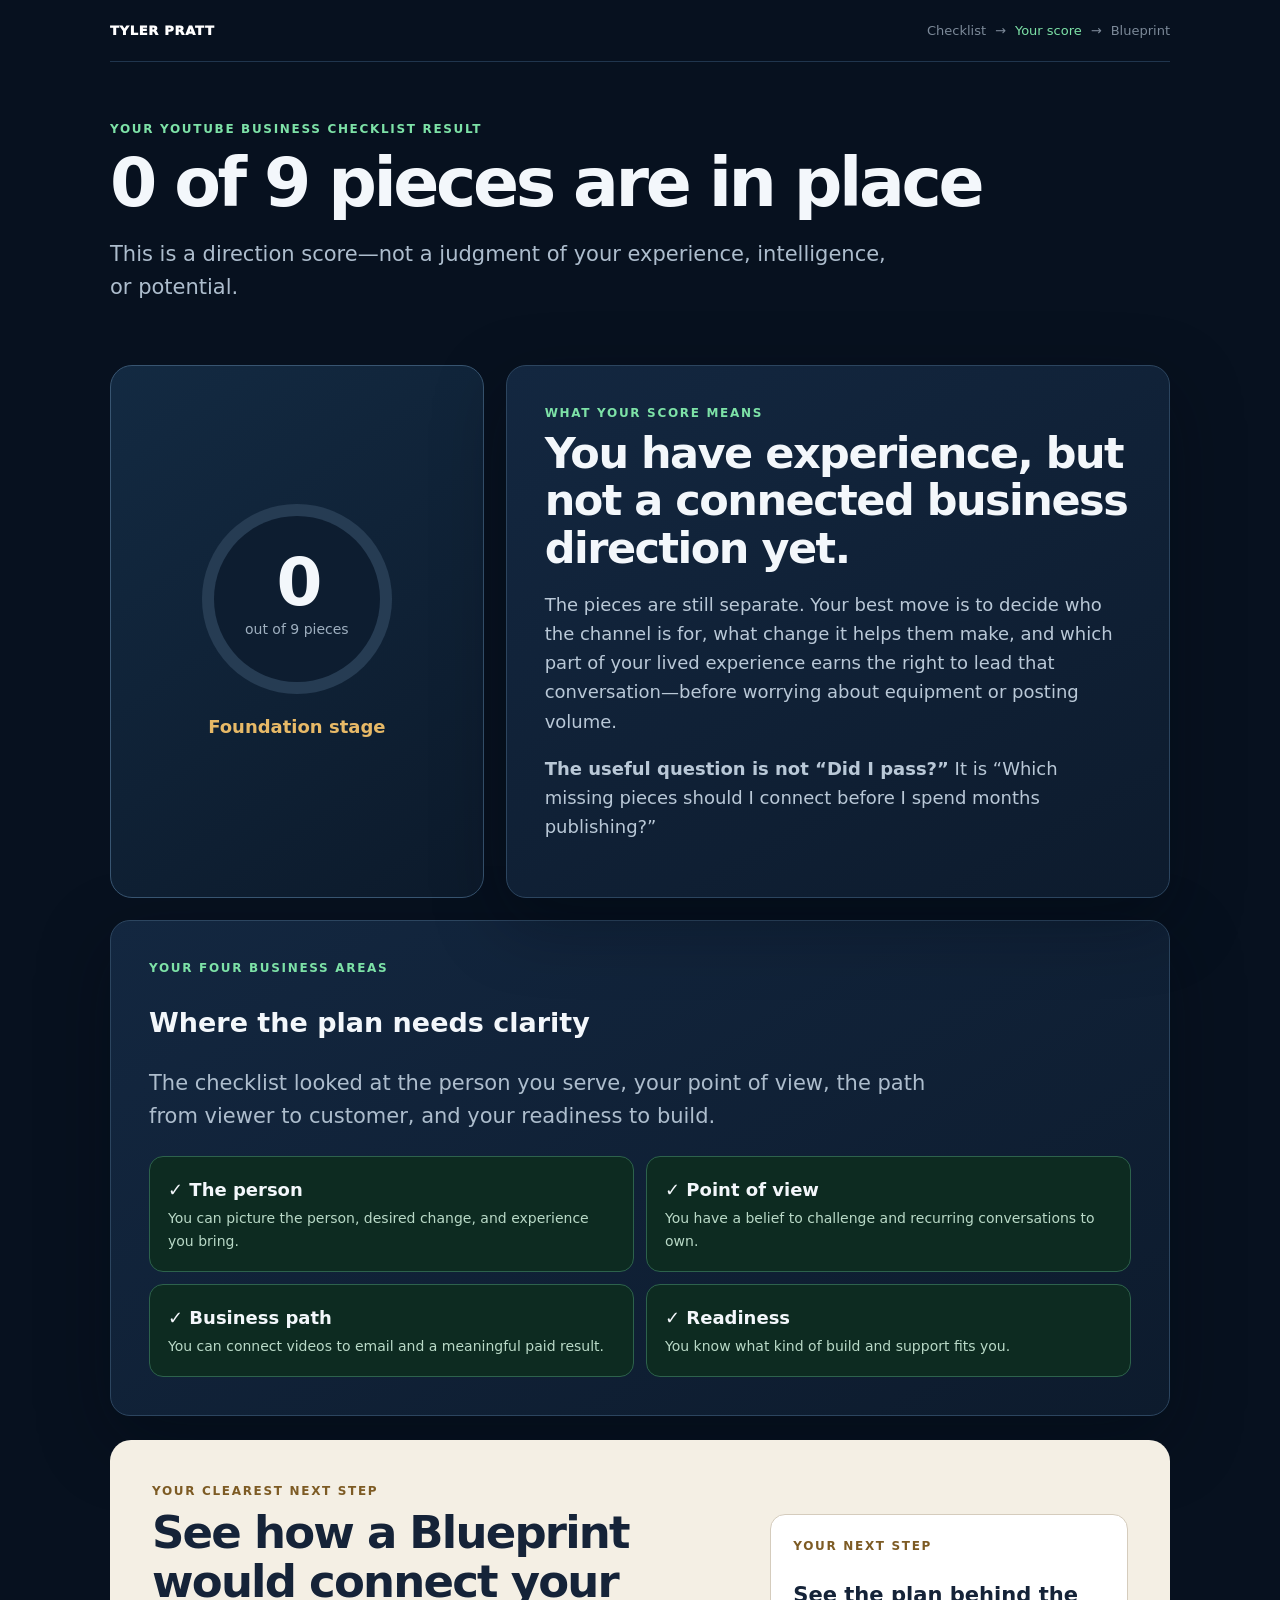
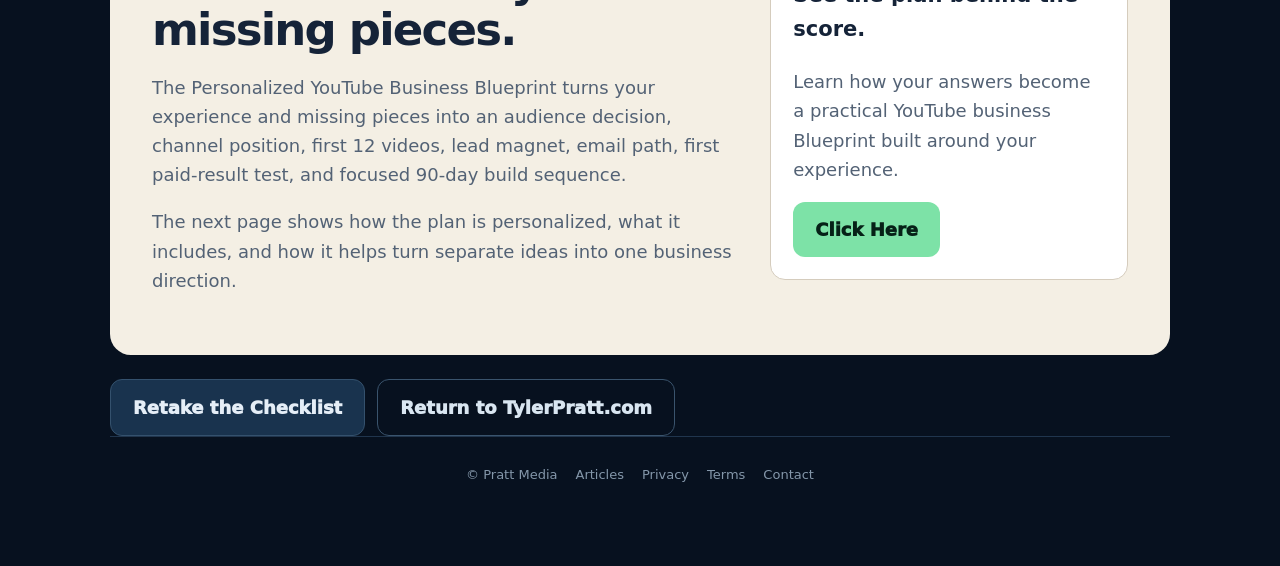
<file: youtube-business-score.html>
<!doctype html>
<html lang="en">
<head>
  <!-- Google Tag Manager -->
  <script>(function(w,d,s,l,i){w[l]=w[l]||[];w[l].push({'gtm.start':new Date().getTime(),event:'gtm.js'});var f=d.getElementsByTagName(s)[0],j=d.createElement(s),dl=l!='dataLayer'?'&l='+l:'';j.async=true;j.src='https://www.googletagmanager.com/gtm.js?id='+i+dl;f.parentNode.insertBefore(j,f);})(window,document,'script','dataLayer','GTM-WGGFJ3PM');</script>
  <!-- End Google Tag Manager -->
  <meta charset="utf-8">
  <meta name="viewport" content="width=device-width,initial-scale=1">
  <title>Your YouTube Business Score | Tyler Pratt</title>
  <meta name="description" content="See your nine-point YouTube Business Checklist score, the business areas still missing, and the clearest next step.">
  <meta name="robots" content="noindex,follow">
  <link rel="icon" href="data:,">
  <link rel="stylesheet" href="/funnel.css?v=20260804d">
</head>
<body>
  <noscript><iframe src="https://www.googletagmanager.com/ns.html?id=GTM-WGGFJ3PM" height="0" width="0" style="display:none;visibility:hidden"></iframe></noscript>
  <main class="wrap">
    <nav class="funnel-nav" aria-label="Funnel navigation">
      <a class="funnel-brand" href="/">TYLER PRATT</a>
      <div class="funnel-path"><span>Checklist</span><span>→</span><span class="current">Your score</span><span>→</span><span>Blueprint</span></div>
    </nav>

    <header class="funnel-hero compact">
      <div class="funnel-kicker">Your YouTube Business Checklist result</div>
      <h1 id="score-title">Your score is ready.</h1>
      <p class="sub">This is a direction score—not a judgment of your experience, intelligence, or potential.</p>
    </header>

    <section class="score-shell" aria-labelledby="score-band">
      <div class="score-visual">
        <div class="score-ring" id="score-ring"><div><strong id="score-number">0</strong><br><span>out of 9 pieces</span></div></div>
        <p class="score-band" id="score-label">Your result</p>
      </div>
      <div class="card score-summary">
        <div class="funnel-kicker">What your score means</div>
        <h2 id="score-band">Your direction is taking shape.</h2>
        <p id="score-message"></p>
        <p><strong>The useful question is not “Did I pass?”</strong> It is “Which missing pieces should I connect before I spend months publishing?”</p>
      </div>
    </section>

    <section class="card" aria-labelledby="missing-title">
      <div class="funnel-kicker">Your four business areas</div>
      <h2 id="missing-title">Where the plan needs clarity</h2>
      <p class="sub">The checklist looked at the person you serve, your point of view, the path from viewer to customer, and your readiness to build.</p>
      <div class="gap-grid" id="gap-grid"></div>
    </section>

    <section class="next-step">
      <div>
        <div class="funnel-kicker" style="color:#7d5b24">Your clearest next step</div>
        <h2>See how a Blueprint would connect your missing pieces.</h2>
        <p>The Personalized YouTube Business Blueprint turns your experience and missing pieces into an audience decision, channel position, first 12 videos, lead magnet, email path, first paid-result test, and focused 90-day build sequence.</p>
        <p>The next page shows how the plan is personalized, what it includes, and how it helps turn separate ideas into one business direction.</p>
      </div>
      <aside class="offer-box">
        <div class="funnel-kicker" style="color:#7d5b24">Your next step</div>
        <h3>See the plan behind the score.</h3>
        <p>Learn how your answers become a practical YouTube business Blueprint built around your experience.</p>
        <a class="btn" href="/youtube-business-blueprint" aria-label="See what the Personalized YouTube Business Blueprint includes">Click Here</a>
      </aside>
    </section>

    <div class="score-actions">
      <a class="btn secondary" href="/youtube-business-checklist">Retake the Checklist</a>
      <a class="btn ghost" href="/">Return to TylerPratt.com</a>
    </div>

    <footer class="funnel-footer"><span>© Pratt Media</span><a href="/articles">Articles</a><a href="/privacy">Privacy</a><a href="/terms">Terms</a><a href="mailto:tyler@myaibusinesshq.com">Contact</a></footer>
  </main>

  <script>
    const params=new URLSearchParams(location.search);
    const score=Math.max(0,Math.min(9,Number(params.get('score')||0)));
    const bands=[
      {min:0,max:3,label:'Foundation stage',name:'You have experience, but not a connected business direction yet.',message:'The pieces are still separate. Your best move is to decide who the channel is for, what change it helps them make, and which part of your lived experience earns the right to lead that conversation—before worrying about equipment or posting volume.'},
      {min:4,max:6,label:'Connection stage',name:'You have the beginning of a real YouTube business.',message:'Several important pieces are present, but the path from useful videos to email and a paid result is not fully connected. This is where a clear sequence can prevent months of scattered publishing.'},
      {min:7,max:9,label:'Blueprint stage',name:'Your idea is ready for a focused working Blueprint.',message:'You have enough clarity to stop collecting general advice and make concrete decisions. The next step is to sequence the audience, channel position, first videos, lead system, offer test, and 90-day build.'}
    ];
    const band=bands.find(item=>score>=item.min&&score<=item.max);
    document.title=`Your YouTube Business Score — ${score} of 9`;
    document.getElementById('score-title').textContent=score===1?'1 of 9 pieces is in place':`${score} of 9 pieces are in place`;
    document.getElementById('score-number').textContent=score;
    document.getElementById('score-ring').style.setProperty('--score-pct',`${score/9*100}%`);
    document.getElementById('score-label').textContent=band.label;
    document.getElementById('score-band').textContent=band.name;
    document.getElementById('score-message').textContent=band.message;

    const areas=[
      {label:'The person',key:'identity',total:3,clear:'You can picture the person, desired change, and experience you bring.',missing:'Clarify who you are speaking to, the change they want, and which lived experience gives you a useful point of view.'},
      {label:'Point of view',key:'direction',total:2,clear:'You have a belief to challenge and recurring conversations to own.',missing:'Name the belief you want to replace and the conversations you can return to without running dry.'},
      {label:'Business path',key:'business',total:3,clear:'You can connect videos to email and a meaningful paid result.',missing:'Connect the viewer to one useful free next step, an email relationship, and a result someone may eventually pay for.'},
      {label:'Readiness',key:'readiness',total:1,clear:'You know what kind of build and support fits you.',missing:'Decide whether you want to build alone, with guidance, or with direct implementation support.'}
    ];
    const grid=document.getElementById('gap-grid');
    grid.innerHTML=areas.map(area=>{
      const missing=Math.max(0,Math.min(area.total,Number(params.get(area.key)||0)));
      const ready=missing===0;
      return `<article class="gap-card${ready?' complete':''}"><b>${ready?'✓ ':''}${area.label}</b><span>${ready?area.clear:`${missing} missing piece${missing===1?'':'s'}. ${area.missing}`}</span></article>`;
    }).join('');
  </script>
</body>
</html>
</file>
<file: styles.css>
:root{
  --bg:#07111f;--panel:#0e1c2e;--panel2:#12243a;--line:#29405a;--ink:#f2f6fb;--muted:#acbbcb;
  --mint:#7de2a7;--mint-dark:#123b2a;--gold:#e7b967;--cream:#f4efe4;--cream-line:#d9cfbd;--dark:#152338;
  --shadow:0 24px 70px rgba(1,8,18,.35);font-family:Inter,ui-sans-serif,system-ui,-apple-system,BlinkMacSystemFont,"Segoe UI",sans-serif
}
*{box-sizing:border-box}[hidden]{display:none!important}html{scroll-behavior:smooth}body{margin:0;background:var(--bg);color:var(--ink);font-size:17px;line-height:1.6}body.modal-open{overflow:hidden}button,input{font:inherit}button{appearance:none}a{color:inherit}
.site-nav{width:min(1120px,calc(100% - 36px));margin:auto;display:flex;align-items:center;justify-content:space-between;padding:22px 0;border-bottom:1px solid #20354d;color:#becbda;font-size:13px}.brand{color:#fff;text-decoration:none;font-weight:950;letter-spacing:.05em}.site-nav span{letter-spacing:.02em}
main{overflow:hidden}.hero,.section,.site-footer{width:min(1120px,calc(100% - 36px));margin:auto}.hero{display:grid;grid-template-columns:minmax(0,1.12fr) minmax(330px,.72fr);gap:56px;align-items:center;padding:74px 0 78px}.eyebrow,.section-kicker,.modal-kicker{margin:0 0 13px;color:var(--mint);font-size:12px;font-weight:900;letter-spacing:.14em;text-transform:uppercase}.hero h1{font-size:clamp(45px,6vw,76px);line-height:.98;letter-spacing:-.05em;margin:0;max-width:800px;text-wrap:balance}.hero h1 span{color:#d8e3ee}.hero-lede{max-width:730px;color:#c0cddd;font-size:clamp(19px,2.1vw,23px);line-height:1.52;margin:25px 0}.primary-cta{border:0;border-radius:12px;background:var(--mint);color:#062117;min-height:58px;padding:0 27px;font-weight:950;font-size:17px;cursor:pointer;box-shadow:0 15px 38px rgba(53,197,112,.22);transition:transform .16s ease,filter .16s ease}.primary-cta:hover,.primary-cta:focus-visible{transform:translateY(-2px);filter:brightness(1.05)}.primary-cta:focus-visible,.close-button:focus-visible,input:focus-visible{outline:3px solid #fff;outline-offset:3px}.cta-note{color:#93a6b9;font-size:14px;margin:11px 0 0}
.hero-proof{background:linear-gradient(150deg,#132740,#0c1b2e);border:1px solid #35506d;border-radius:24px;padding:28px;box-shadow:var(--shadow);transform:rotate(1deg)}.score-top{display:flex;align-items:center;gap:13px;border-bottom:1px solid #2a435e;padding-bottom:18px}.score-top img{width:54px;height:54px;object-fit:cover;object-position:center 23%;border-radius:50%;border:3px solid var(--mint)}.score-top b,.score-top span{display:block}.score-top span{color:#93a7bb;font-size:12px;text-transform:uppercase;letter-spacing:.08em}.score-number{display:flex;align-items:center;gap:14px;margin:25px 0 15px}.score-number strong{font-size:78px;line-height:.85;letter-spacing:-.08em}.score-number span{color:#becbda;line-height:1.3}.score-bar{height:10px;background:#243a53;border-radius:99px;overflow:hidden}.score-bar i{display:block;width:56%;height:100%;background:var(--mint)}.score-label{color:#b8c6d4;font-size:14px}.score-gaps{display:flex;gap:7px;flex-wrap:wrap}.score-gaps span{background:#192e46;border:1px solid #34506b;color:#d2deea;border-radius:99px;padding:5px 9px;font-size:11px}
.section{padding:82px 0}.section h2{font-size:clamp(36px,5vw,58px);line-height:1.05;letter-spacing:-.04em;margin:0 0 22px;max-width:840px;text-wrap:balance}.section-lede{font-size:20px;max-width:780px;color:#b7c6d5}.reframe{border-top:1px solid #20354d}.reframe-grid{display:grid;grid-template-columns:.9fr 1.1fr;gap:64px;align-items:start}.letter{border-left:3px solid var(--gold);padding-left:28px;color:#c7d3df;font-size:19px}.letter p{margin:0 0 17px}.letter .signature{color:var(--gold);font-weight:900}
.full-bleed{width:auto;max-width:none;padding-left:max(18px,calc((100vw - 1120px)/2));padding-right:max(18px,calc((100vw - 1120px)/2))}.cream{background:var(--cream);color:var(--dark)}.section-kicker.dark{color:#7e5c26}.dark-copy{color:#566477}.diagnostic-grid{display:grid;grid-template-columns:repeat(4,1fr);gap:14px;margin-top:34px}.diagnostic-grid article{background:#fff;border:1px solid var(--cream-line);border-radius:15px;padding:23px}.diagnostic-grid span{color:#8b682d;font-size:12px;font-weight:950;letter-spacing:.1em}.diagnostic-grid h3{font-size:21px;margin:7px 0}.diagnostic-grid p{color:#5d6979;font-size:15px;margin:0}
.contrast-grid{display:grid;grid-template-columns:1fr 1fr;gap:17px;margin-top:35px}.contrast-grid article{border-radius:18px;padding:28px;border:1px solid var(--line)}.channel-card{background:#0c192a}.business-card{background:linear-gradient(145deg,#123829,#0d2a20);border-color:#316c52!important}.card-label{font-weight:950;font-size:20px;margin:0 0 16px}.contrast-grid ul{list-style:none;padding:0;margin:0}.contrast-grid li{position:relative;padding:9px 0 9px 29px;color:#c3d0dc}.contrast-grid li:before{position:absolute;left:0;font-weight:950}.channel-card li:before{content:'—';color:#768a9e}.business-card li:before{content:'✓';color:var(--mint)}
.result{display:grid;grid-template-columns:1fr 1fr;gap:54px;align-items:start;border-top:1px solid #20354d}.result>div>p{color:#b7c5d4;font-size:19px}.result-list{list-style:none;padding:0;margin:0;display:grid;gap:12px}.result-list li{background:var(--panel);border:1px solid var(--line);border-radius:14px;padding:20px}.result-list b,.result-list span{display:block}.result-list b{font-size:19px;color:#fff}.result-list span{color:#aab9c9;font-size:15px;margin-top:4px}
.fit{background:#0d211a;border-top:1px solid #214f3b;border-bottom:1px solid #214f3b}.fit-inner{width:min(1120px,100%);margin:auto;display:grid;grid-template-columns:1fr 1fr;gap:55px}.fit ul{margin:0;padding:0;list-style:none}.fit li{position:relative;padding:11px 0 11px 34px;color:#cce0d4}.fit li:before{content:'✓';position:absolute;left:0;color:var(--mint);font-weight:950}
.final-cta{text-align:center;padding-top:88px;padding-bottom:88px}.final-cta img{width:78px;height:78px;border-radius:50%;object-fit:cover;object-position:center 24%;border:4px solid var(--mint);margin-bottom:18px}.final-cta h2{margin-left:auto;margin-right:auto;max-width:780px}.site-footer{border-top:1px solid #20354d;padding:25px 0 38px;display:flex;gap:18px;align-items:center;justify-content:center;color:#8497aa;font-size:13px}.site-footer a{text-decoration:none}.site-footer a:hover{color:#fff}
.modal-backdrop{position:fixed;inset:0;z-index:30;display:grid;place-items:center;padding:20px;background:rgba(1,7,14,.8);backdrop-filter:blur(8px)}.modal{position:relative;width:min(560px,100%);background:#0b192a;border:1px solid #36516d;border-radius:25px;padding:clamp(28px,5vw,43px);box-shadow:0 25px 90px rgba(0,0,0,.55)}.close-button{position:absolute;right:14px;top:14px;width:42px;height:42px;border:0;border-radius:50%;background:#15283e;color:#fff;font-size:30px;line-height:1;cursor:pointer}.modal h2{font-size:clamp(34px,6vw,52px);line-height:1.02;letter-spacing:-.045em;margin:0 0 13px;max-width:460px}.modal>p{color:#adbdcd}.signup-form{display:grid;gap:11px;margin-top:22px}.signup-form input,.signup-form button{min-height:58px;border-radius:11px}.signup-form input{width:100%;border:1px solid #36516d;background:#081321;color:#fff;padding:0 17px}.signup-form button{border:0;background:var(--mint);color:#062117;font-weight:950;cursor:pointer}.signup-form button:disabled{opacity:.65;cursor:wait}.form-note{font-size:13px;margin:11px 0 0!important}.sr-only{position:absolute;width:1px;height:1px;padding:0;margin:-1px;overflow:hidden;clip:rect(0,0,0,0);white-space:nowrap;border:0}
@media(max-width:850px){.hero{grid-template-columns:1fr;gap:34px;padding:52px 0 60px}.hero-copy{text-align:center}.hero-lede{margin-left:auto;margin-right:auto}.hero-proof{width:min(520px,100%);margin:auto;transform:none}.reframe-grid,.result,.fit-inner{grid-template-columns:1fr;gap:28px}.diagnostic-grid{grid-template-columns:1fr 1fr}.contrast-grid{grid-template-columns:1fr}.site-nav span{display:none}}
@media(max-width:560px){body{font-size:17px}.site-nav{padding:17px 0}.hero{padding-top:39px}.hero h1{font-size:43px}.hero-lede{font-size:18px}.primary-cta{width:100%;padding:0 16px}.hero-proof{padding:22px}.score-number strong{font-size:68px}.section{padding-top:60px;padding-bottom:60px}.section h2{font-size:37px}.diagnostic-grid{grid-template-columns:1fr}.reframe-grid{gap:20px}.letter{font-size:17px;padding-left:20px}.contrast-grid article{padding:22px}.final-cta img{width:70px;height:70px}.site-footer{flex-wrap:wrap}.modal{padding:31px 22px}.modal h2{font-size:36px;padding-right:25px}}
@media(prefers-reduced-motion:reduce){*{scroll-behavior:auto!important;transition:none!important}}
</file>
<file: funnel.css>
:root{--f-bg:#07111f;--f-panel:#0e1c2e;--f-panel2:#132740;--f-line:#2c455f;--f-ink:#f3f7fb;--f-muted:#adbdcd;--f-mint:#7de2a7;--f-gold:#e7b967;--f-cream:#f4efe4;--f-dark:#152338;--f-danger:#ef9b9b;--f-shadow:0 24px 70px rgba(1,8,18,.35)}
*{box-sizing:border-box}html{scroll-behavior:smooth}body{margin:0;background:var(--f-bg);color:var(--f-ink);font:18px/1.62 Inter,ui-sans-serif,system-ui,-apple-system,BlinkMacSystemFont,"Segoe UI",sans-serif}a{color:inherit}.wrap{width:min(1060px,calc(100% - 36px));margin:auto;padding:0 0 76px}.funnel-nav{display:flex;align-items:center;justify-content:space-between;gap:24px;padding:20px 0;border-bottom:1px solid #20354d;color:#aebdcd;font-size:13px}.funnel-nav a{text-decoration:none}.funnel-brand{color:#fff;font-weight:950;letter-spacing:.055em}.funnel-path{display:flex;align-items:center;gap:9px}.funnel-path span{opacity:.7}.funnel-path .current{color:var(--f-mint);opacity:1}.funnel-hero{padding:58px 0 34px}.funnel-hero.compact{padding-bottom:18px}.eyebrow,.funnel-kicker{color:var(--f-mint);font-size:12px;font-weight:900;letter-spacing:.14em;text-transform:uppercase}.funnel-hero h1{font-size:clamp(42px,6vw,68px);line-height:1;letter-spacing:-.05em;max-width:920px;margin:10px 0 18px;text-wrap:balance}.funnel-hero .sub,.sub{color:var(--f-muted);font-size:clamp(18px,2vw,21px);max-width:800px;line-height:1.55}.funnel-note{border:1px solid #38516c;background:#0d1d30;border-radius:14px;padding:15px 18px;color:#b7c7d7;font-size:14px}.funnel-note strong{color:#fff}.card,.step{background:linear-gradient(150deg,var(--f-panel2),#0d1b2d);border:1px solid var(--f-line);border-radius:20px;padding:clamp(24px,4vw,38px);box-shadow:var(--f-shadow)}.paper{background:var(--f-cream);color:var(--f-dark);border-radius:20px;padding:clamp(25px,4.5vw,45px);box-shadow:0 22px 65px rgba(0,0,0,.22)}.paper p{color:#4d5d70}.paper h2{border-top:1px solid #d5ccbd;padding-top:25px;margin-top:31px}.paper h2:first-of-type{border-top:0;padding-top:0}.btn,button{border:0;border-radius:12px;background:var(--f-mint);color:#062117;min-height:54px;padding:13px 22px;font:inherit;font-weight:950;cursor:pointer;text-decoration:none;display:inline-flex;align-items:center;justify-content:center}.btn.secondary,button.secondary,.actions .back{background:#19334e;color:#e5eef7;border:1px solid #34516d}.btn.ghost{background:transparent;color:#d9e6f1;border:1px solid #3a546d}.btn:hover,button:hover{filter:brightness(1.05);transform:translateY(-1px)}button:disabled{opacity:.45;cursor:not-allowed;transform:none}.funnel-footer{display:flex;align-items:center;justify-content:center;flex-wrap:wrap;gap:18px;border-top:1px solid #20354d;padding:27px 0 5px;color:#8497aa;font-size:13px}.funnel-footer a{text-decoration:none}.funnel-footer a:hover{color:#fff}
/* Score */
.score-shell{display:grid;grid-template-columns:minmax(260px,.72fr) minmax(0,1.28fr);gap:22px;align-items:stretch;margin:22px 0}.score-visual{background:linear-gradient(145deg,#132a42,#0c1a2b);border:1px solid #385571;border-radius:22px;padding:30px;display:flex;flex-direction:column;justify-content:center;align-items:center;text-align:center}.score-ring{--score-pct:0%;width:190px;height:190px;border-radius:50%;display:grid;place-items:center;background:conic-gradient(var(--f-mint) var(--score-pct),#263c53 0);position:relative}.score-ring:before{content:"";position:absolute;inset:12px;border-radius:50%;background:#0d1d30}.score-ring strong{position:relative;font-size:66px;line-height:.85;letter-spacing:-.08em}.score-ring span{position:relative;color:#9eafbf;font-size:14px}.score-summary h2{font-size:clamp(29px,4vw,43px);line-height:1.1;letter-spacing:-.035em;margin:7px 0 13px}.score-summary>p{color:#b9c8d7}.score-band{color:var(--f-gold);font-weight:900}.gap-grid{display:grid;grid-template-columns:1fr 1fr;gap:12px;margin-top:24px}.gap-card{background:#0b1929;border:1px solid #304a64;border-radius:14px;padding:18px}.gap-card.complete{background:#0d2b21;border-color:#2d624c}.gap-card b,.gap-card span{display:block}.gap-card span{color:#9fb1c2;font-size:14px;margin-top:3px}.gap-card.complete span{color:#b9d9c7}.next-step{display:grid;grid-template-columns:1.25fr .75fr;gap:22px;align-items:center;background:var(--f-cream);color:var(--f-dark);border-radius:21px;padding:clamp(27px,4vw,42px);margin:24px 0}.next-step h2{font-size:clamp(31px,4vw,45px);line-height:1.08;letter-spacing:-.04em;margin:8px 0 12px}.next-step p{color:#536275}.offer-box{background:#fff;border:1px solid #d5ccbd;border-radius:15px;padding:22px}.offer-box .btn{text-align:center;justify-content:center}.offer-box .price{font-size:40px;font-weight:950;letter-spacing:-.05em}.offer-box ul{padding-left:20px;color:#536275}.score-actions{display:flex;gap:12px;flex-wrap:wrap;margin-top:22px}
/* Intake */
.intake-layout{display:grid;grid-template-columns:230px minmax(0,1fr);gap:24px;align-items:start}.intake-sidebar{position:sticky;top:18px;background:#0b1929;border:1px solid #2b435d;border-radius:17px;padding:20px}.intake-sidebar h2{font-size:16px;margin:0 0 15px}.intake-map{list-style:none;padding:0;margin:0;display:grid;gap:6px}.intake-map li{padding:9px 10px;border-radius:9px;color:#8195aa;font-size:14px}.intake-map li.active{background:#18334b;color:#fff;font-weight:850}.intake-map li.done{color:var(--f-mint)}.progress-wrap{margin:0 0 15px}.progress-meta{display:flex;align-items:center;justify-content:space-between;color:#aebdcd;font-size:14px;margin-bottom:8px}.progress{height:9px;background:#172941;border-radius:99px;overflow:hidden}.progress i{display:block;height:100%;background:var(--f-mint);transition:width .2s}.step{margin:0}.step h2{font-size:clamp(29px,4vw,42px);line-height:1.12;letter-spacing:-.035em}.step>p,.hint{color:#aebdcd}.step label{display:block;font-weight:850;margin:21px 0 7px}.step input,.step textarea,.step select{width:100%;border:1px solid #395571;background:#081321;color:#fff;-webkit-text-fill-color:#fff;border-radius:11px;padding:14px 15px;font:inherit}.step textarea{min-height:118px;resize:vertical}.step input:focus,.step textarea:focus,.step select:focus{outline:3px solid rgba(125,226,167,.28);border-color:var(--f-mint)}.required:after{content:" *";color:#ffadb8}.actions{display:flex;justify-content:space-between;gap:12px;margin-top:25px}.actions .next,.actions .submit{margin-left:auto}.error{color:#ffb5bf;min-height:25px}.privacy-lock{display:flex;gap:12px;align-items:flex-start;margin-top:16px;color:#91a5b8;font-size:14px}.privacy-lock b{color:#dce8f2}.intake-layout.complete{grid-template-columns:1fr}.intake-confirmation{background:linear-gradient(145deg,#132f2a,#10253a);border:1px solid #39735e;border-radius:22px;padding:34px;max-width:760px}.intake-confirmation h2{font-family:Georgia,'Times New Roman',serif;font-size:clamp(30px,4vw,44px);line-height:1.08;margin:7px 0 12px}.intake-confirmation p{color:#c1d0dc;max-width:650px}.intake-confirmation .secondary{margin-top:10px}
/* Blueprint document */
.blueprint-header{padding:48px 0 26px}.blueprint-header h1{font-size:clamp(40px,6vw,67px);line-height:1;letter-spacing:-.05em;margin:10px 0 17px;text-wrap:balance}.topactions{display:flex;gap:11px;flex-wrap:wrap;margin:24px 0}.blueprint-layout{display:grid;grid-template-columns:245px minmax(0,1fr);gap:25px;align-items:start}.blueprint-toc{position:sticky;top:18px;background:#0b1929;border:1px solid #2c455f;border-radius:17px;padding:18px}.blueprint-toc b{display:block;margin-bottom:11px}.blueprint-toc a{display:block;color:#95a8ba;text-decoration:none;padding:7px 8px;border-radius:8px;font-size:13px}.blueprint-toc a:hover{background:#18334b;color:#fff}.blueprint-content{min-width:0}.blueprint-content .paper,.blueprint-section{margin:0 0 20px}.prototype{background:#172439;border:1px solid #3d5873;color:#bdcad7;border-radius:12px;padding:13px 16px;font-size:14px}.prototype b{color:#fff}.shift{display:grid;grid-template-columns:1fr 1fr;gap:12px}.shift>div,.tile{background:#e8ece7;border-radius:11px;padding:16px}.plan-card,.video-card{border:1px solid #d7cebf;border-radius:13px;padding:20px;margin:14px 0;background:#fff}.video-card h3,.plan-card h3{margin:6px 0 10px}.list li{margin:8px 0}.schedule{background:linear-gradient(145deg,#123328,#0e281f);border:1px solid #337059;border-radius:18px;padding:30px;margin-top:24px}.schedule p{color:#cbe5d6}.schedule h2{margin:7px 0}.blueprint-section{scroll-margin-top:18px}
/* Sales cohesion */
.sales-page .sales-nav{padding-top:20px}.sales-page .sales-brand{text-decoration:none;color:#fff}.sales-page .sales-demo{border-color:#4a6077;background:#17283b;color:#c0cfde}.sales-page .sales-cta{min-height:54px}.sales-page+.funnel-footer{margin-top:10px}
@media(max-width:820px){.funnel-path{display:none}.score-shell,.next-step,.intake-layout,.blueprint-layout{grid-template-columns:1fr}.intake-sidebar,.blueprint-toc{position:static}.intake-map{grid-template-columns:repeat(3,1fr)}.intake-map li{text-align:center;padding:8px 5px}.blueprint-toc{display:grid;grid-template-columns:1fr 1fr;gap:2px}.blueprint-toc b{grid-column:1/-1}.gap-grid{grid-template-columns:1fr 1fr}}
@media(max-width:560px){body{font-size:17px}.wrap{width:min(100% - 28px,1060px)}.funnel-nav{padding:16px 0}.funnel-hero{padding-top:40px}.funnel-hero h1{font-size:42px}.funnel-hero .sub,.sub{font-size:18px}.intake-hero{padding:29px 0 16px}.intake-hero h1{font-size:35px}.intake-hero .sub{font-size:16px}.intake-sidebar{display:none}.intake-layout{gap:10px}.card,.step,.paper{padding:23px 19px}.score-shell{gap:14px}.score-visual{padding:25px 18px}.score-ring{width:164px;height:164px}.score-ring strong{font-size:58px}.gap-grid,.shift{grid-template-columns:1fr}.next-step{padding:27px 20px}.score-actions,.topactions,.actions{display:grid;grid-template-columns:1fr}.score-actions .btn,.topactions .btn,.topactions button,.actions button{width:100%}.actions .next,.actions .submit{margin-left:0}.intake-map{grid-template-columns:1fr 1fr}.blueprint-toc{grid-template-columns:1fr}.blueprint-header{padding-top:36px}.blueprint-header h1{font-size:41px}.plan-card,.video-card{padding:17px}.funnel-footer{gap:13px}}
@media print{body{background:#fff;color:#111}.funnel-nav,.funnel-footer,.blueprint-toc,.topactions,.prototype{display:none!important}.wrap{width:100%;padding:0}.blueprint-layout{display:block}.paper,.blueprint-section{box-shadow:none;border:1px solid #bbb;break-inside:avoid}.blueprint-content{width:100%}}
</file>
